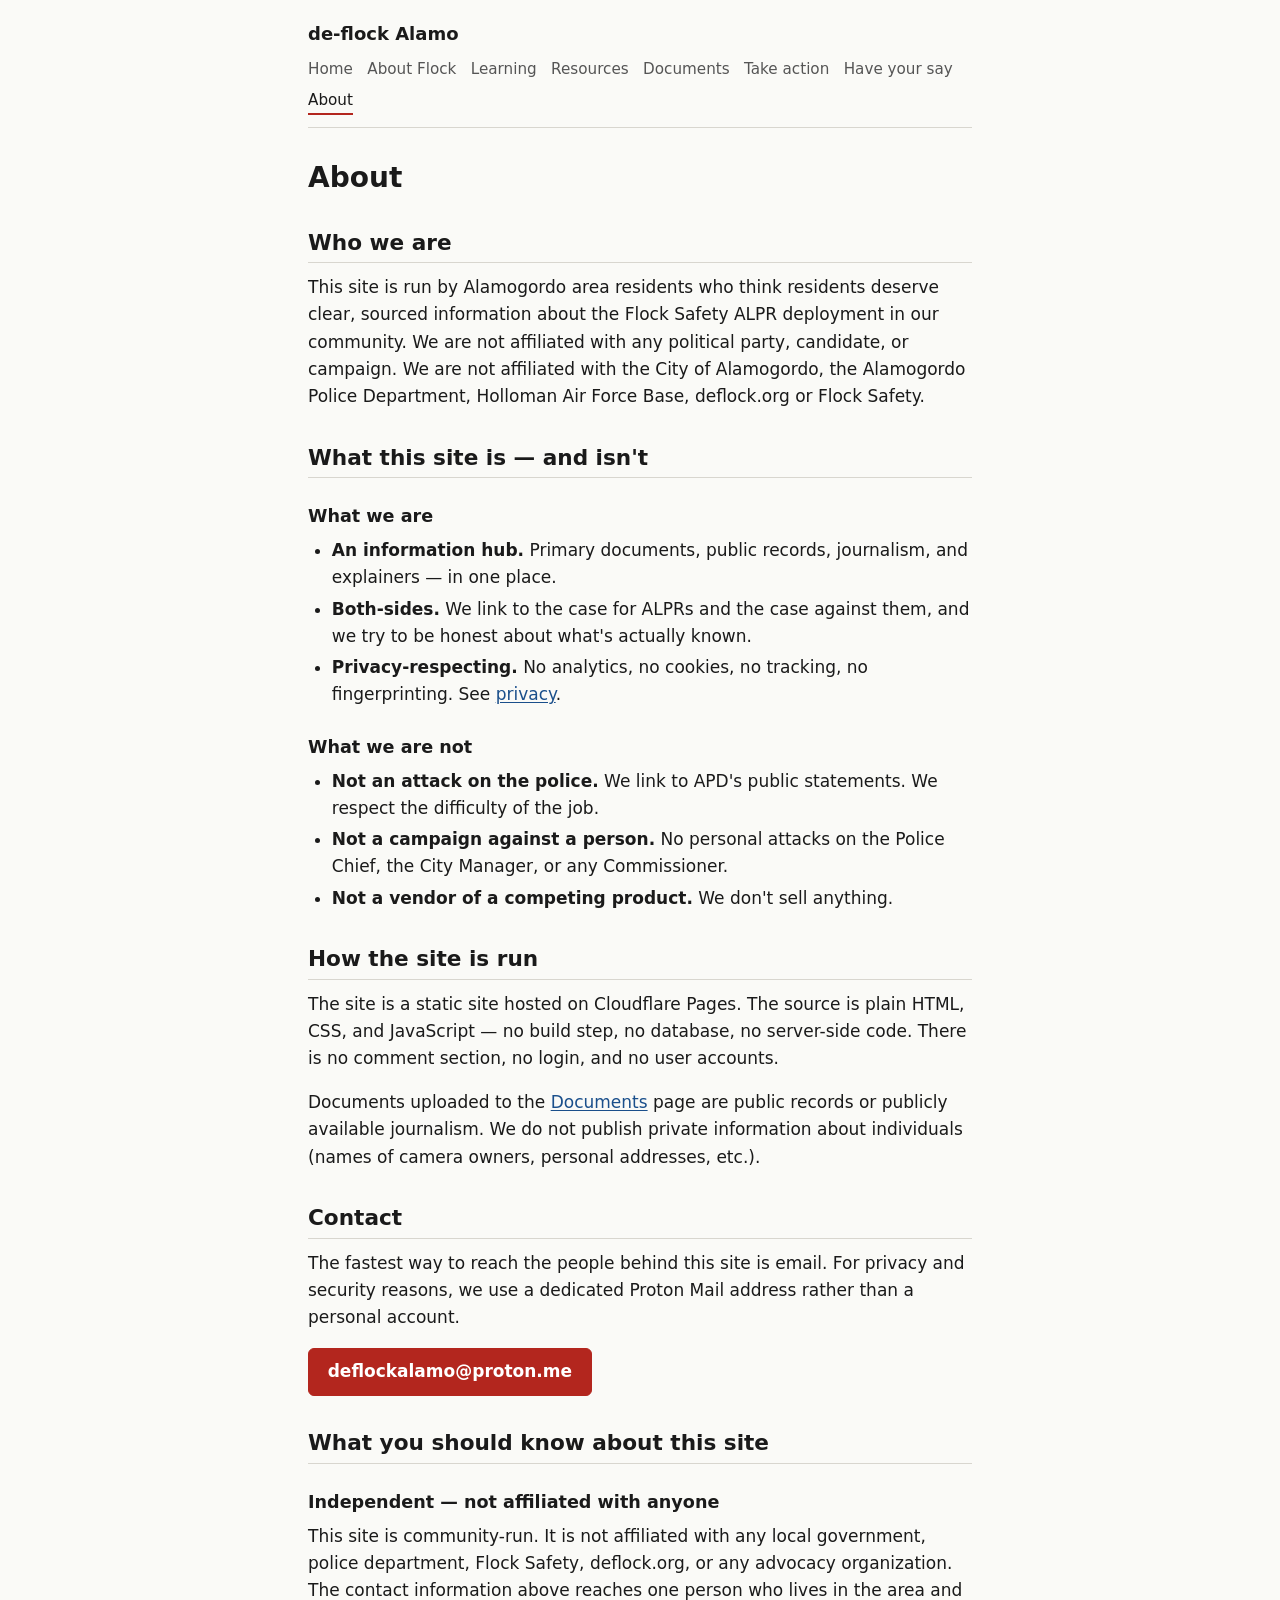
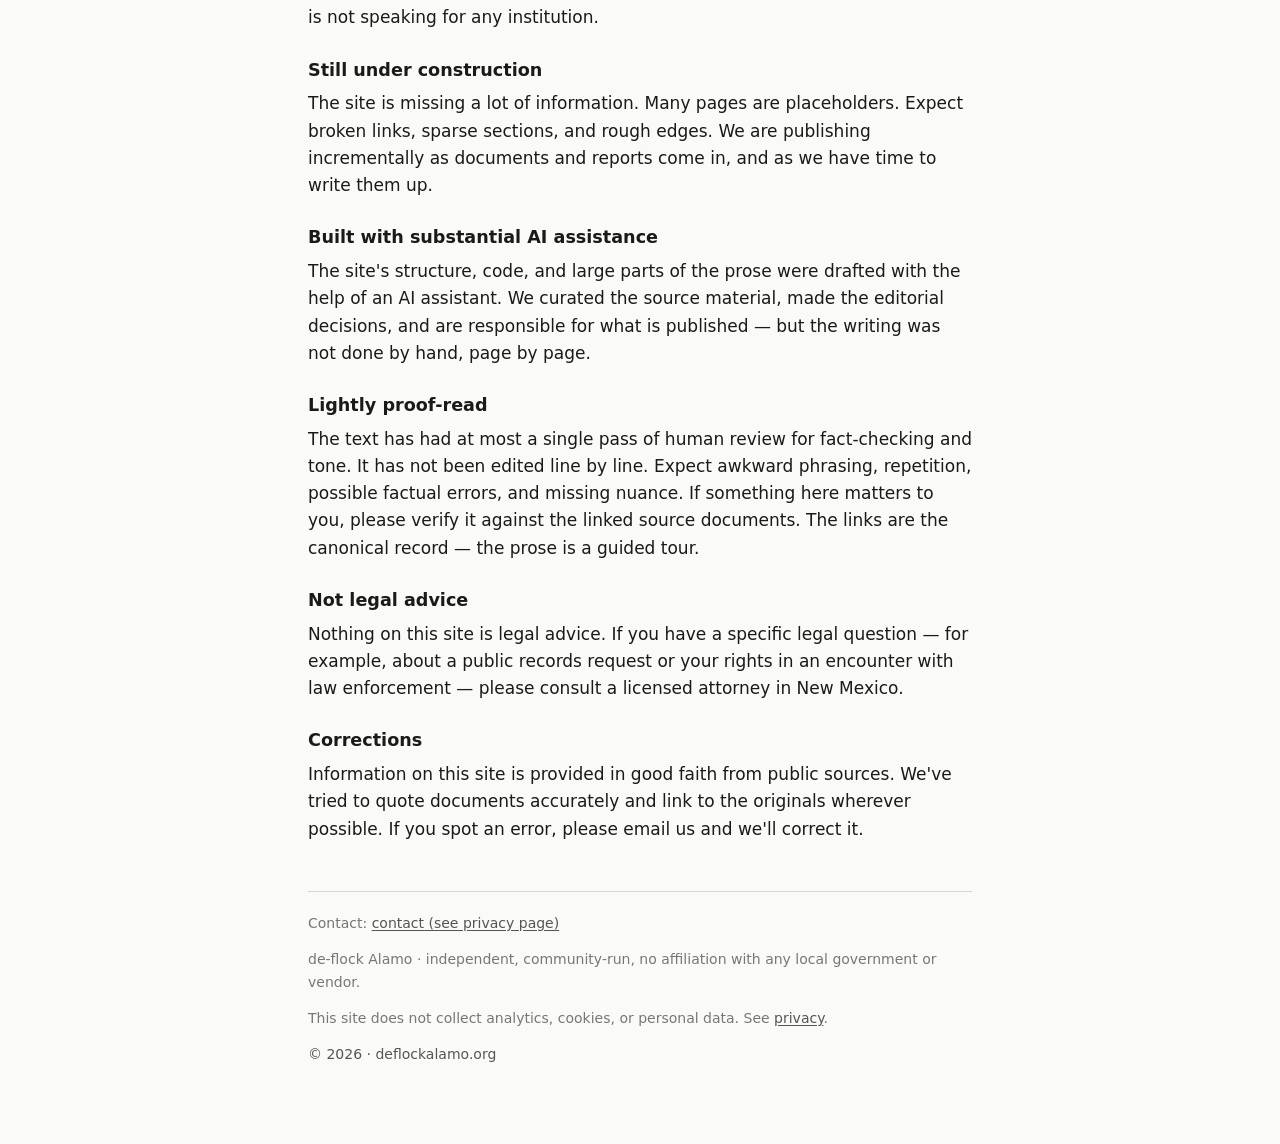
<file: about.html>
<!doctype html>
<html lang="en">
<head>
  <meta charset="utf-8">
  <meta name="viewport" content="width=device-width, initial-scale=1">
  <title data-default="About">About</title>
  <meta name="description" content="Who runs this site, our principles, and how to contact us.">
  <meta name="color-scheme" content="light dark">
  <link rel="stylesheet" href="assets/style.css">
  <link rel="icon" href="data:image/svg+xml,%3Csvg xmlns='http://www.w3.org/2000/svg' viewBox='0 0 64 64'%3E%3Crect width='64' height='64' rx='10' fill='%23b3261e'/%3E%3Ctext x='32' y='44' text-anchor='middle' font-family='system-ui' font-size='38' font-weight='700' fill='white'%3ED%3C/text%3E%3C/svg%3E">
</head>
<body>
  <a href="#main" class="skip-link">Skip to content</a>
  <div class="site">
    <header class="site-header" id="site-header"></header>

    <main id="main">
      <h1>About</h1>

      <section aria-labelledby="who-h">
        <h2 id="who-h">Who we are</h2>
        <p>
          This site is run by Alamogordo area residents who think
          residents deserve clear, sourced information about the Flock Safety ALPR deployment in
          our community. We are not affiliated with any political party, candidate, or campaign.
          We are not affiliated with the City of Alamogordo, the Alamogordo Police Department,
          Holloman Air Force Base, deflock.org or Flock Safety.
        </p>
      </section>

      <section aria-labelledby="principles-h">
        <h2 id="principles-h">What this site is &mdash; and isn't</h2>
        <h3>What we are</h3>
        <ul>
          <li><strong>An information hub.</strong> Primary documents, public records, journalism, and explainers &mdash; in one place.</li>
          <li><strong>Both-sides.</strong> We link to the case for ALPRs and the case against them, and we try to be honest about what's actually known.</li>
          <li><strong>Privacy-respecting.</strong> No analytics, no cookies, no tracking, no fingerprinting. See <a href="privacy.html">privacy</a>.</li>
        </ul>
        <h3>What we are not</h3>
        <ul>
          <li><strong>Not an attack on the police.</strong> We link to APD's public statements. We respect the difficulty of the job.</li>
          <li><strong>Not a campaign against a person.</strong> No personal attacks on the Police Chief, the City Manager, or any Commissioner.</li>
          <li><strong>Not a vendor of a competing product.</strong> We don't sell anything.</li>
        </ul>
      </section>

      <section aria-labelledby="how-h">
        <h2 id="how-h">How the site is run</h2>
        <p>
          The site is a static site hosted on Cloudflare Pages. The source is plain HTML, CSS, and
          JavaScript &mdash; no build step, no database, no server-side code. There is no comment
          section, no login, and no user accounts.
        </p>
        <p>
          Documents uploaded to the <a href="documents.html">Documents</a> page are public records
          or publicly available journalism. We do not publish private information about individuals
          (names of camera owners, personal addresses, etc.).
        </p>
      </section>

      <section aria-labelledby="contact-h">
        <h2 id="contact-h">Contact</h2>
        <p>
          The fastest way to reach the people behind this site is email. For privacy and security
          reasons, we use a dedicated Proton Mail address rather than a personal account.
        </p>
        <p>
          <a class="btn" href="mailto:deflockalamo@proton.me">deflockalamo@proton.me</a>
        </p>
      </section>

      <section aria-labelledby="disclaimer-h">
        <h2 id="disclaimer-h">What you should know about this site</h2>

        <h3>Independent &mdash; not affiliated with anyone</h3>
        <p>
          This site is community-run. It is not affiliated with any local government, police
          department, Flock Safety, deflock.org, or any advocacy organization. The contact
          information above reaches one person who lives in the area and is not speaking for
          any institution.
        </p>

        <h3>Still under construction</h3>
        <p>
          The site is missing a lot of information. Many pages are placeholders. Expect
          broken links, sparse sections, and rough edges. We are publishing incrementally
          as documents and reports come in, and as we have time to write them up.
        </p>

        <h3>Built with substantial AI assistance</h3>
        <p>
          The site's structure, code, and large parts of the prose were drafted with the
          help of an AI assistant. We curated the source material, made the editorial
          decisions, and are responsible for what is published &mdash; but the writing
          was not done by hand, page by page.
        </p>

        <h3>Lightly proof-read</h3>
        <p>
          The text has had at most a single pass of human review for fact-checking and tone.
          It has not been edited line by line. Expect awkward phrasing, repetition, possible
          factual errors, and missing nuance. If something here matters to you, please verify
          it against the linked source documents. The links are the canonical record &mdash;
          the prose is a guided tour.
        </p>

        <h3>Not legal advice</h3>
        <p>
          Nothing on this site is legal advice. If you have a specific legal question &mdash;
          for example, about a public records request or your rights in an encounter with
          law enforcement &mdash; please consult a licensed attorney in New Mexico.
        </p>

        <h3>Corrections</h3>
        <p>
          Information on this site is provided in good faith from public sources. We've
          tried to quote documents accurately and link to the originals wherever possible.
          If you spot an error, please email us and we'll correct it.
        </p>
      </section>
    </main>

    <footer class="site-footer" id="site-footer"></footer>
  </div>

  <script src="_config.js"></script>
  <script src="assets/layout.js"></script>
  <script>
    document.addEventListener("DOMContentLoaded", function () {
      var C = window.SITE_CONFIG || {};
      document.querySelectorAll("[data-cfg]").forEach(function (el) {
        var key = el.getAttribute("data-cfg");
        if (C[key] != null) el.textContent = C[key];
      });
    });
  </script>
</body>
</html>
</file>
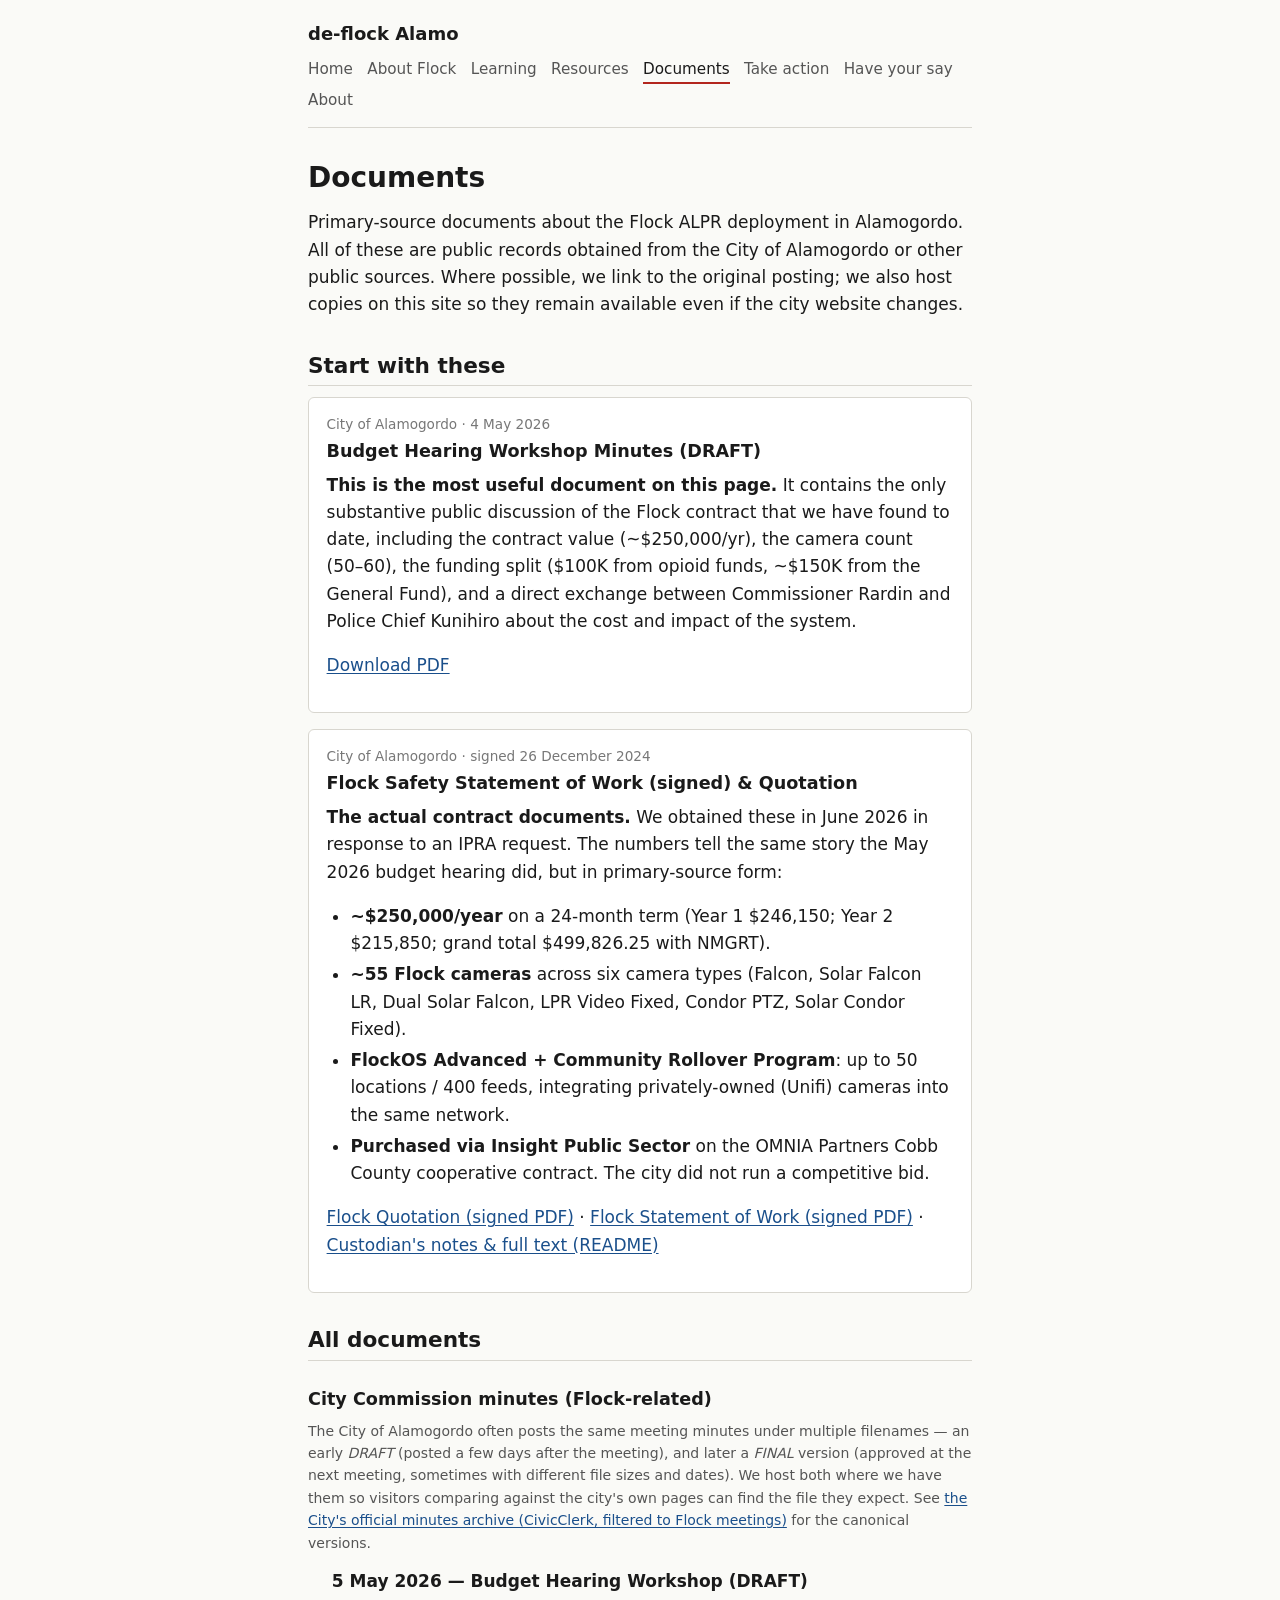
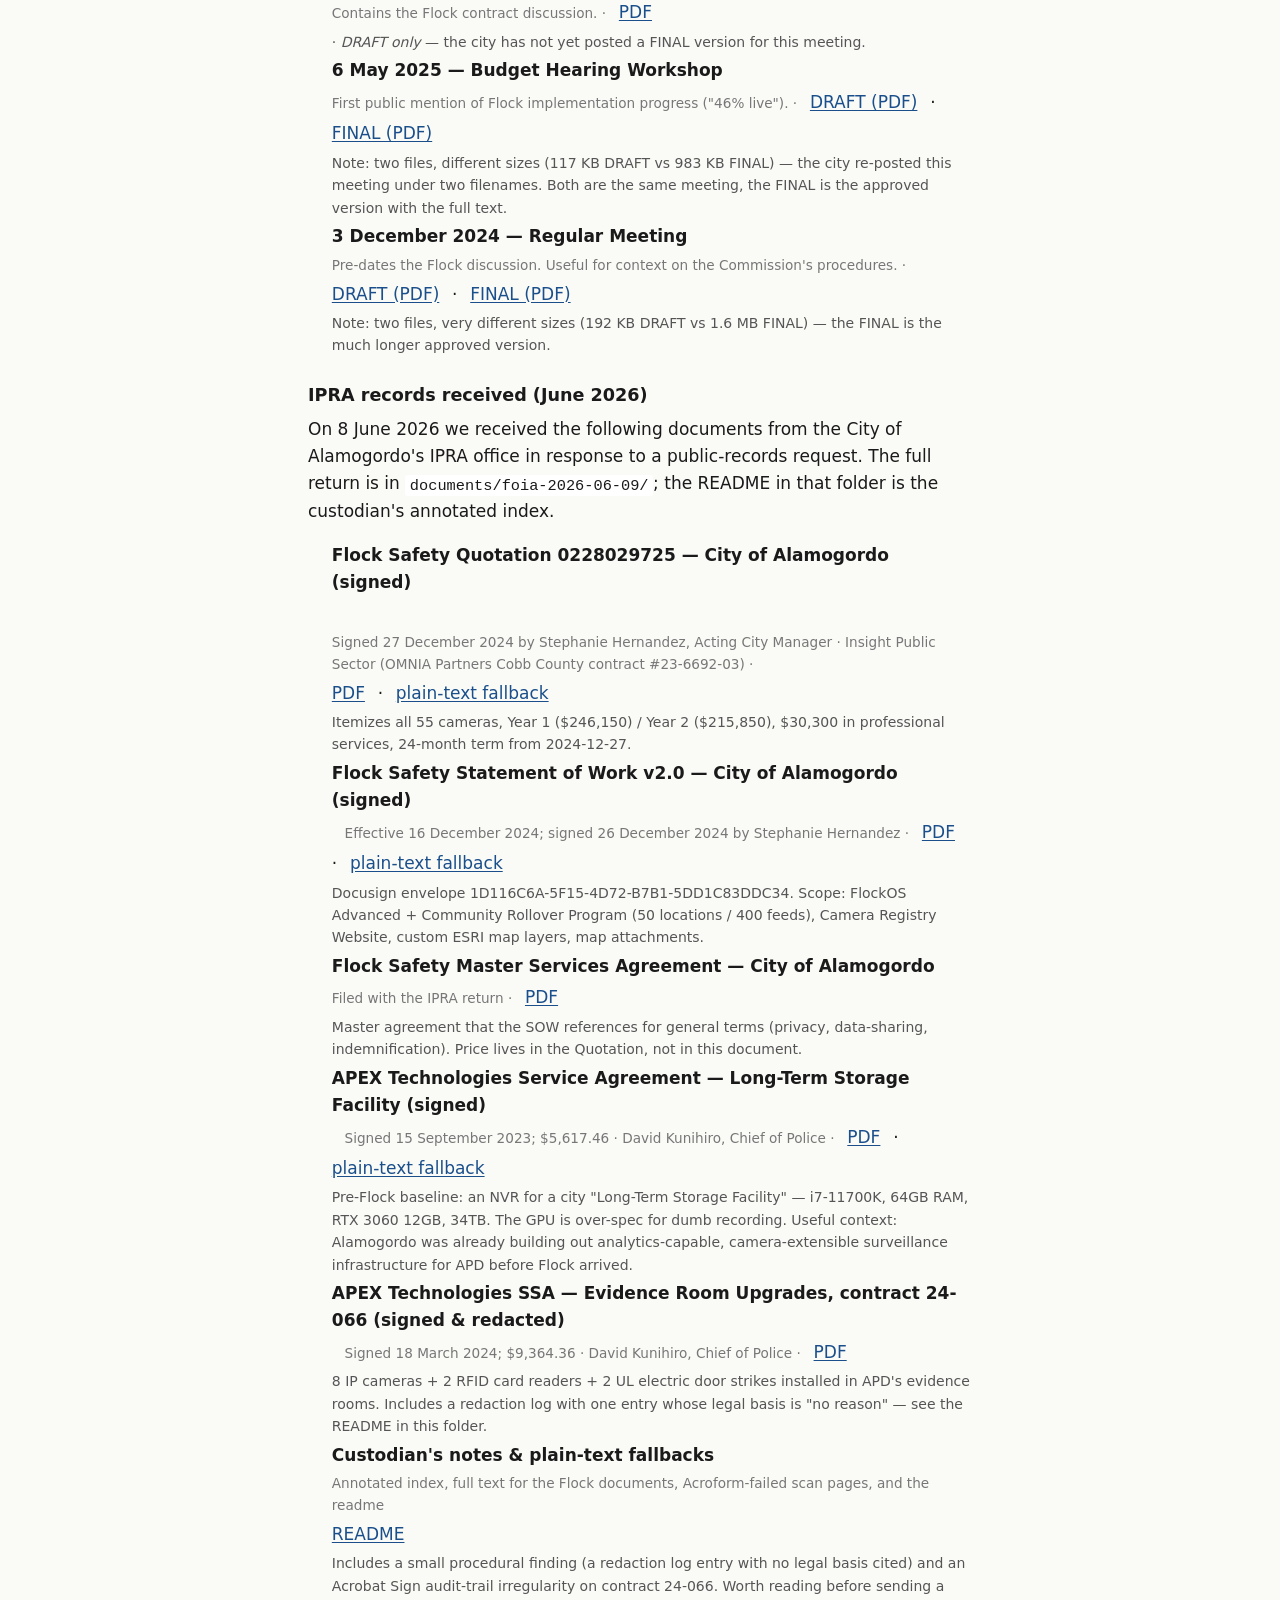
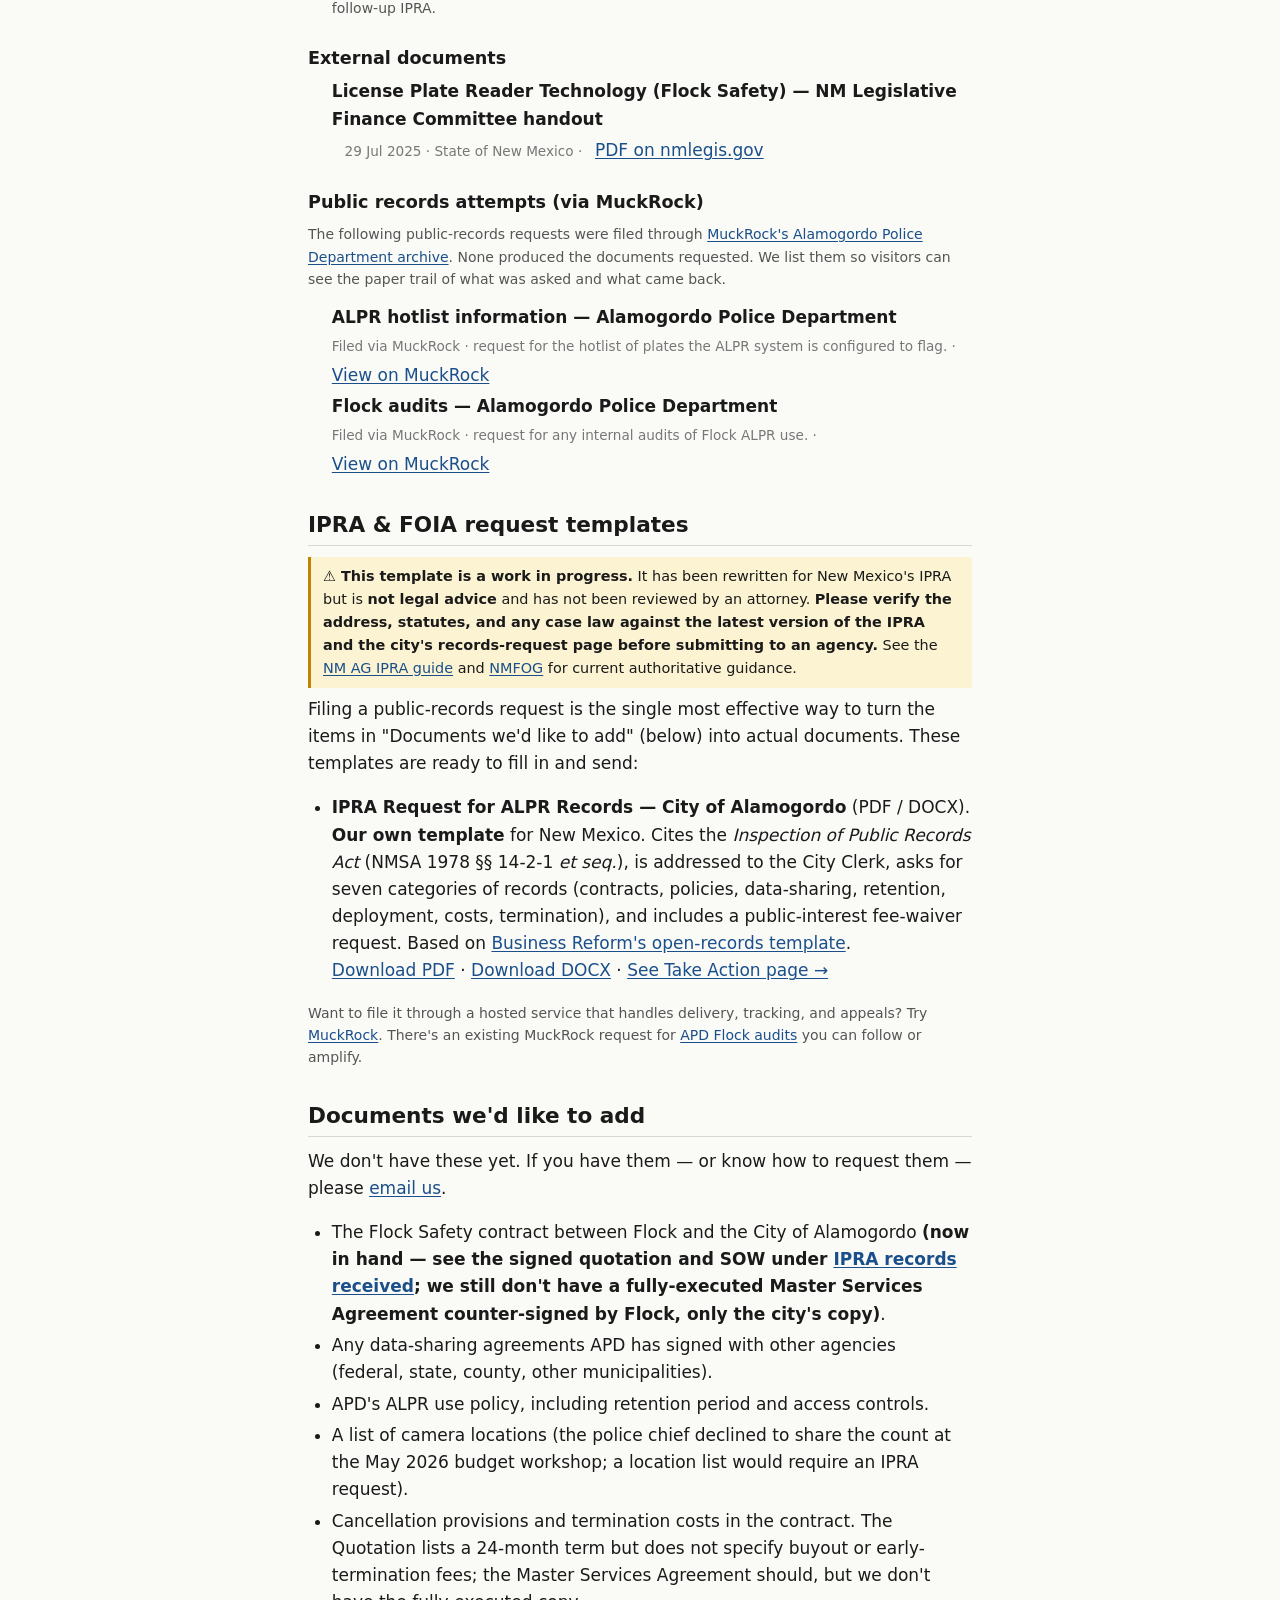
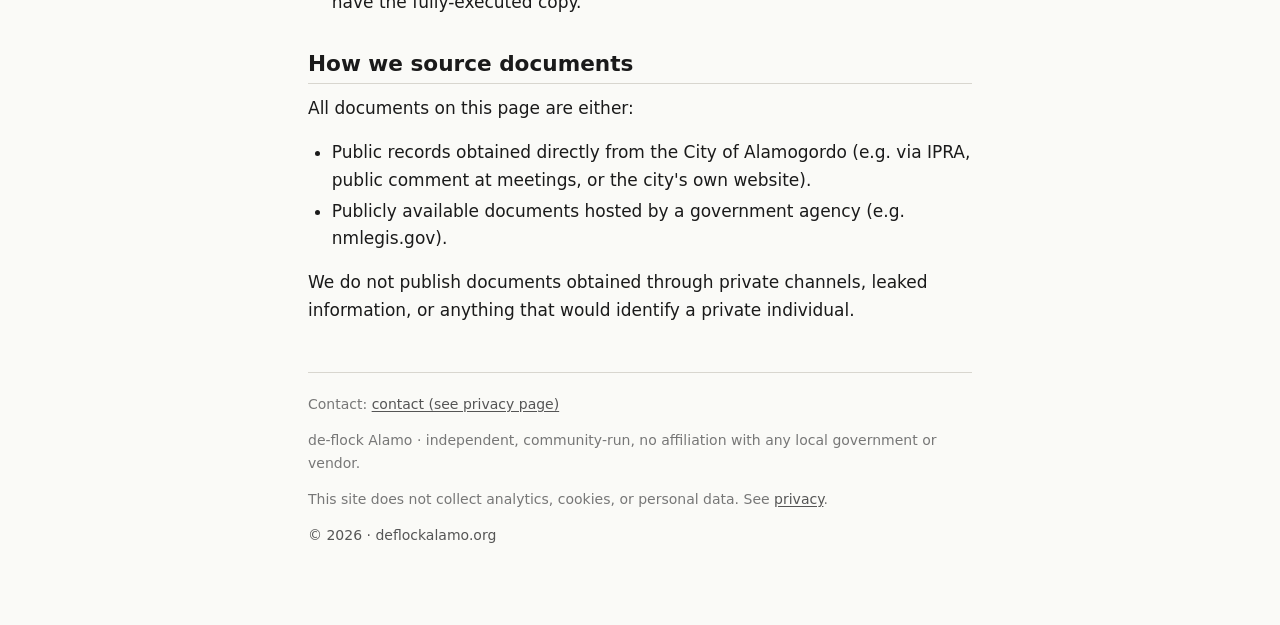
<file: documents.html>
<!doctype html>
<html lang="en">
<head>
  <meta charset="utf-8">
  <meta name="viewport" content="width=device-width, initial-scale=1">
  <title data-default="Documents">Documents</title>
  <meta name="description" content="City of Alamogordo meeting minutes and other primary documents about the Flock ALPR deployment.">
  <meta name="color-scheme" content="light dark">
  <link rel="stylesheet" href="assets/style.css">
  <link rel="icon" href="data:image/svg+xml,%3Csvg xmlns='http://www.w3.org/2000/svg' viewBox='0 0 64 64'%3E%3Crect width='64' height='64' rx='10' fill='%23b3261e'/%3E%3Ctext x='32' y='44' text-anchor='middle' font-family='system-ui' font-size='38' font-weight='700' fill='white'%3ED%3C/text%3E%3C/svg%3E">
</head>
<body>
  <a href="#main" class="skip-link">Skip to content</a>
  <div class="site">
    <header class="site-header" id="site-header"></header>

    <main id="main">
      <h1>Documents</h1>
      <p>
        Primary-source documents about the Flock ALPR deployment in Alamogordo. All of these are
        public records obtained from the City of Alamogordo or other public sources. Where
        possible, we link to the original posting; we also host copies on this site so they
        remain available even if the city website changes.
      </p>

      <section aria-labelledby="most-h">
        <h2 id="most-h">Start with these</h2>

        <article class="card">
          <p class="meta">City of Alamogordo &middot; 4 May 2026</p>
          <h3>Budget Hearing Workshop Minutes (DRAFT)</h3>
          <p>
            <strong>This is the most useful document on this page.</strong> It contains the only
            substantive public discussion of the Flock contract that we have found to date, including the contract
            value (~$250,000/yr), the camera count (50&ndash;60), the funding split ($100K from
            opioid funds, ~$150K from the General Fund), and a direct exchange between
            Commissioner Rardin and Police Chief Kunihiro about the cost and impact of the system.
          </p>
          <p><a href="documents/2026-05-04_Budget_Hearing_Workshop_Minutes_DRAFT.pdf">Download PDF</a></p>
        </article>

        <article class="card">
          <p class="meta">City of Alamogordo &middot; signed 26 December 2024</p>
          <h3>Flock Safety Statement of Work (signed) &amp; Quotation</h3>
          <p>
            <strong>The actual contract documents.</strong> We obtained these in June 2026 in
            response to an IPRA request. The numbers tell the same story the May 2026 budget
            hearing did, but in primary-source form:
          </p>
          <ul>
            <li><strong>~$250,000/year</strong> on a 24-month term (Year 1 $246,150; Year 2 $215,850; grand total $499,826.25 with NMGRT).</li>
            <li><strong>~55 Flock cameras</strong> across six camera types (Falcon, Solar Falcon LR, Dual Solar Falcon, LPR Video Fixed, Condor PTZ, Solar Condor Fixed).</li>
            <li><strong>FlockOS Advanced + Community Rollover Program</strong>: up to 50 locations / 400 feeds, integrating privately-owned (Unifi) cameras into the same network.</li>
            <li><strong>Purchased via Insight Public Sector</strong> on the OMNIA Partners Cobb County cooperative contract. The city did not run a competitive bid.</li>
          </ul>
          <p>
            <a href="documents/foia-2026-06-09/Flock_Quotation_0228029725_-_CITY_OF_ALAMOGORDO_-_signed.pdf">Flock Quotation (signed PDF)</a>
            &middot;
            <a href="documents/foia-2026-06-09/Flock_Statement_of_Work_-_signed_12-26-24.pdf">Flock Statement of Work (signed PDF)</a>
            &middot;
            <a href="documents/foia-2026-06-09/README.md">Custodian's notes &amp; full text (README)</a>
          </p>
        </article>
      </section>

      <section aria-labelledby="all-h">
        <h2 id="all-h">All documents</h2>

        <h3>City Commission minutes (Flock-related)</h3>
        <p class="meta small">
          The City of Alamogordo often posts the same meeting minutes under multiple filenames
          &mdash; an early <em>DRAFT</em> (posted a few days after the meeting), and later a
          <em>FINAL</em> version (approved at the next meeting, sometimes with different file
          sizes and dates). We host both where we have them so visitors comparing against the
          city's own pages can find the file they expect. See
          <a href="https://alamogordonm.portal.civicclerk.com/search?q=flock" rel="noopener">the City's
          official minutes archive (CivicClerk, filtered to Flock meetings)</a> for the canonical versions.
        </p>
        <ul class="doc-list">
          <li>
            <span class="title">5 May 2026 &mdash; Budget Hearing Workshop (DRAFT)</span><br>
            <span class="meta">Contains the Flock contract discussion. &middot;</span>
            <a href="documents/2026-05-04_Budget_Hearing_Workshop_Minutes_DRAFT.pdf">PDF</a>
            <span class="small"> &middot; <em>DRAFT only</em> &mdash; the city has not yet posted
            a FINAL version for this meeting.</span>
          </li>
          <li>
            <span class="title">6 May 2025 &mdash; Budget Hearing Workshop</span><br>
            <span class="meta">First public mention of Flock implementation progress ("46% live"). &middot;</span>
            <a href="documents/2025-05-06_Budget_Hearing_Workshop_Minutes_DRAFT.pdf">DRAFT (PDF)</a>
            &middot;
            <a href="documents/2025-05-06_Budget_Workshop_Minutes_FINAL.pdf">FINAL (PDF)</a>
            <br><span class="small">Note: two files, different sizes (117&nbsp;KB DRAFT vs
            983&nbsp;KB FINAL) &mdash; the city re-posted this meeting under two filenames. Both
            are the same meeting, the FINAL is the approved version with the full text.</span>
          </li>
          <li>
            <span class="title">3 December 2024 &mdash; Regular Meeting</span><br>
            <span class="meta">Pre-dates the Flock discussion. Useful for context on the Commission's procedures. &middot;</span>
            <a href="documents/2024-12-03_Regular_Meeting_Minutes_DRAFT.pdf">DRAFT (PDF)</a>
            &middot;
            <a href="documents/2024-12-03_Regular_Meeting_Minutes_FINAL.pdf">FINAL (PDF)</a>
            <br><span class="small">Note: two files, very different sizes (192&nbsp;KB DRAFT vs
            1.6&nbsp;MB FINAL) &mdash; the FINAL is the much longer approved version.</span>
          </li>
        </ul>

        <h3 id="foia-2026-06-09">IPRA records received (June 2026)</h3>
        <p>
          On 8 June 2026 we received the following documents from the City of
          Alamogordo's IPRA office in response to a public-records request. The
          full return is in <code>documents/foia-2026-06-09/</code>; the README
          in that folder is the custodian's annotated index.
        </p>
        <ul class="doc-list">
          <li>
            <span class="title">Flock Safety Quotation 0228029725 &mdash; City of Alamogordo (signed)</span><br>
            <span class="meta">Signed 27 December 2024 by Stephanie Hernandez, Acting City Manager &middot; Insight Public Sector (OMNIA Partners Cobb County contract #23-6692-03) &middot;</span>
            <a href="documents/foia-2026-06-09/Flock_Quotation_0228029725_-_CITY_OF_ALAMOGORDO_-_signed.pdf">PDF</a>
            &middot; <a href="documents/foia-2026-06-09/Flock_Quote.txt">plain-text fallback</a>
            <br><span class="small">Itemizes all 55 cameras, Year 1 ($246,150) / Year 2 ($215,850), $30,300 in professional services, 24-month term from 2024-12-27.</span>
          </li>
          <li>
            <span class="title">Flock Safety Statement of Work v2.0 &mdash; City of Alamogordo (signed)</span><br>
            <span class="meta">Effective 16 December 2024; signed 26 December 2024 by Stephanie Hernandez &middot;</span>
            <a href="documents/foia-2026-06-09/Flock_Statement_of_Work_-_signed_12-26-24.pdf">PDF</a>
            &middot; <a href="documents/foia-2026-06-09/Flock_SoW.txt">plain-text fallback</a>
            <br><span class="small">Docusign envelope 1D116C6A-5F15-4D72-B7B1-5DD1C83DDC34. Scope: FlockOS Advanced + Community Rollover Program (50 locations / 400 feeds), Camera Registry Website, custom ESRI map layers, map attachments.</span>
          </li>
          <li>
            <span class="title">Flock Safety Master Services Agreement &mdash; City of Alamogordo</span><br>
            <span class="meta">Filed with the IPRA return &middot;</span>
            <a href="documents/foia-2026-06-09/Flock_Safety_-_Master_Services_Agreement_2024.pdf">PDF</a>
            <br><span class="small">Master agreement that the SOW references for general terms (privacy, data-sharing, indemnification). Price lives in the Quotation, not in this document.</span>
          </li>
          <li>
            <span class="title">APEX Technologies Service Agreement &mdash; Long-Term Storage Facility (signed)</span><br>
            <span class="meta">Signed 15 September 2023; $5,617.46 &middot; David Kunihiro, Chief of Police &middot;</span>
            <a href="documents/foia-2026-06-09/APEX_Service_agreement_for_Long_Term_8-30-23_-_signed.pdf">PDF</a>
            &middot; <a href="documents/foia-2026-06-09/APEX_Service_agreement.txt">plain-text fallback</a>
            <br><span class="small">Pre-Flock baseline: an NVR for a city "Long-Term Storage Facility" &mdash; i7-11700K, 64GB RAM, RTX 3060 12GB, 34TB. The GPU is over-spec for dumb recording. Useful context: Alamogordo was already building out analytics-capable, camera-extensible surveillance infrastructure for APD before Flock arrived.</span>
          </li>
          <li>
            <span class="title">APEX Technologies SSA &mdash; Evidence Room Upgrades, contract 24-066 (signed &amp; redacted)</span><br>
            <span class="meta">Signed 18 March 2024; $9,364.36 &middot; David Kunihiro, Chief of Police &middot;</span>
            <a href="documents/foia-2026-06-09/APEX_Technologies_SSA_Evidence_Room_Upgrades3-18-2024_24-066.pdf-redacted.pdf">PDF</a>
            <br><span class="small">8 IP cameras + 2 RFID card readers + 2 UL electric door strikes installed in APD's evidence rooms. Includes a redaction log with one entry whose legal basis is "no reason" &mdash; see the README in this folder.</span>
          </li>
          <li>
            <span class="title">Custodian's notes &amp; plain-text fallbacks</span><br>
            <span class="meta">Annotated index, full text for the Flock documents, Acroform-failed scan pages, and the readme</span>
            <a href="documents/foia-2026-06-09/README.md">README</a>
            <br><span class="small">Includes a small procedural finding (a redaction log entry with no legal basis cited) and an Acrobat Sign audit-trail irregularity on contract 24-066. Worth reading before sending a follow-up IPRA.</span>
          </li>
        </ul>

        <h3>External documents</h3>
        <ul class="doc-list">
          <li>
            <span class="title">License Plate Reader Technology (Flock Safety) &mdash; NM Legislative Finance Committee handout</span><br>
            <span class="meta">29 Jul 2025 &middot; State of New Mexico &middot;</span>
            <a data-ext="forFlock" href="#">PDF on nmlegis.gov</a>
          </li>
        </ul>

        <h3>Public records attempts (via MuckRock)</h3>
        <p class="meta small">
          The following public-records requests were filed through
          <a href="https://www.muckrock.com/search/?q=alamogordo+police+department" rel="noopener">MuckRock's Alamogordo Police Department archive</a>.
          None produced the documents requested. We list them so visitors can see the
          paper trail of what was asked and what came back.
        </p>
        <ul class="doc-list">
          <li>
            <span class="title">ALPR hotlist information &mdash; Alamogordo Police Department</span><br>
            <span class="meta">Filed via MuckRock &middot; request for the hotlist of plates the ALPR system is configured to flag. &middot;</span>
            <a href="https://www.muckrock.com/foi/alamogordo-22217/alpr-hotlist-information-alamogordo-police-department-192639/" rel="noopener">View on MuckRock</a>
          </li>
          <li>
            <span class="title">Flock audits &mdash; Alamogordo Police Department</span><br>
            <span class="meta">Filed via MuckRock &middot; request for any internal audits of Flock ALPR use. &middot;</span>
            <a href="https://www.muckrock.com/foi/alamogordo-22217/public-records-request-flock-audits-alamogordo-police-department-209150/" rel="noopener">View on MuckRock</a>
          </li>
        </ul>
      </section>

      <section aria-labelledby="foia-templates-h">
        <h2 id="foia-templates-h">IPRA &amp; FOIA request templates</h2>
        <p style="margin: 0.5rem 0 0.5rem; padding: 0.5rem 0.75rem; background: rgba(255, 200, 0, 0.15); border-left: 3px solid #c08400; font-size: 0.9rem">
          <strong>⚠️ This template is a work in progress.</strong> It has been rewritten for
          New Mexico's IPRA but is <strong>not legal advice</strong> and has not been reviewed
          by an attorney. <strong>Please verify the address, statutes, and any case law against
          the latest version of the IPRA and the city's records-request page before submitting
          to an agency.</strong> See the
          <a href="https://nmag.gov/inspector-of-public-records/" rel="noopener">NM AG IPRA guide</a>
          and <a href="https://www.nmfog.org/" rel="noopener">NMFOG</a> for current authoritative guidance.
        </p>
        <p>
          Filing a public-records request is the single most effective way to turn the items in
          "Documents we'd like to add" (below) into actual documents. These templates are ready
          to fill in and send:
        </p>
        <ul>
          <li>
            <strong>IPRA Request for ALPR Records &mdash; City of Alamogordo</strong>
            (PDF / DOCX). <strong>Our own template</strong> for New Mexico. Cites the
            <em>Inspection of Public Records Act</em> (NMSA 1978 &sect;&sect; 14-2-1 <em>et seq.</em>),
            is addressed to the City Clerk, asks for seven categories of records (contracts, policies,
            data-sharing, retention, deployment, costs, termination), and includes a public-interest
            fee-waiver request. Based on
            <a href="https://businessreform.org/open-records-template" rel="noopener">Business
            Reform's open-records template</a>.
            <br><a href="documents/alpr-ipra-template.pdf">Download PDF</a>
            &middot; <a href="documents/alpr-ipra-template.docx">Download DOCX</a>
            &middot; <a href="take-action.html#foia">See Take Action page &rarr;</a>
          </li>
        </ul>
        <p class="small">
          Want to file it through a hosted service that handles delivery, tracking, and appeals?
          Try <a href="https://www.muckrock.com/" rel="noopener">MuckRock</a>. There's an existing
          MuckRock request for <a href="https://www.muckrock.com/foi/alamogordo-22217/public-records-request-flock-audits-alamogordo-police-department-209150/" rel="noopener">APD Flock audits</a>
          you can follow or amplify.
        </p>
      </section>

      <section aria-labelledby="missing-h">
        <h2 id="missing-h">Documents we'd like to add</h2>
        <p>
          We don't have these yet. If you have them &mdash; or know how to request them &mdash;
          please <a href="mailto:deflockalamo@proton.me">email us</a>.
        </p>
        <ul>
          <li>The Flock Safety contract between Flock and the City of Alamogordo <strong>(now in hand &mdash; see the signed quotation and SOW under <a href="#foia-2026-06-09">IPRA records received</a>; we still don't have a fully-executed Master Services Agreement counter-signed by Flock, only the city's copy)</strong>.</li>
          <li>Any data-sharing agreements APD has signed with other agencies (federal, state, county, other municipalities).</li>
          <li>APD's ALPR use policy, including retention period and access controls.</li>
          <li>A list of camera locations (the police chief declined to share the count at the May 2026 budget workshop; a location list would require an IPRA request).</li>
          <li>Cancellation provisions and termination costs in the contract. The Quotation lists a 24-month term but does not specify buyout or early-termination fees; the Master Services Agreement should, but we don't have the fully-executed copy.</li>
        </ul>
      </section>

      <section aria-labelledby="how-h">
        <h2 id="how-h">How we source documents</h2>
        <p>
          All documents on this page are either:
        </p>
        <ul>
          <li>Public records obtained directly from the City of Alamogordo (e.g. via IPRA, public comment at meetings, or the city's own website).</li>
          <li>Publicly available documents hosted by a government agency (e.g. nmlegis.gov).</li>
        </ul>
        <p>
          We do not publish documents obtained through private channels, leaked information, or
          anything that would identify a private individual.
        </p>
      </section>
    </main>

    <footer class="site-footer" id="site-footer"></footer>
  </div>

  <script src="_config.js"></script>
  <script src="assets/layout.js"></script>
  <script>
    document.addEventListener("DOMContentLoaded", function () {
      var C = window.SITE_CONFIG || {};
      function resolveUrl(key) {
        if (C.resources && C.resources[key] && C.resources[key].url) return C.resources[key].url;
        if (C.articles  && C.articles[key]  && C.articles[key].url)  return C.articles[key].url;
        if (C.links     && C.links[key])                              return C.links[key];
        return null;
      }
      document.querySelectorAll("[data-ext]").forEach(function (el) {
        var url = resolveUrl(el.getAttribute("data-ext"));
        if (url) el.setAttribute("href", url);
      });
    });
  </script>
</body>
</html>
</file>
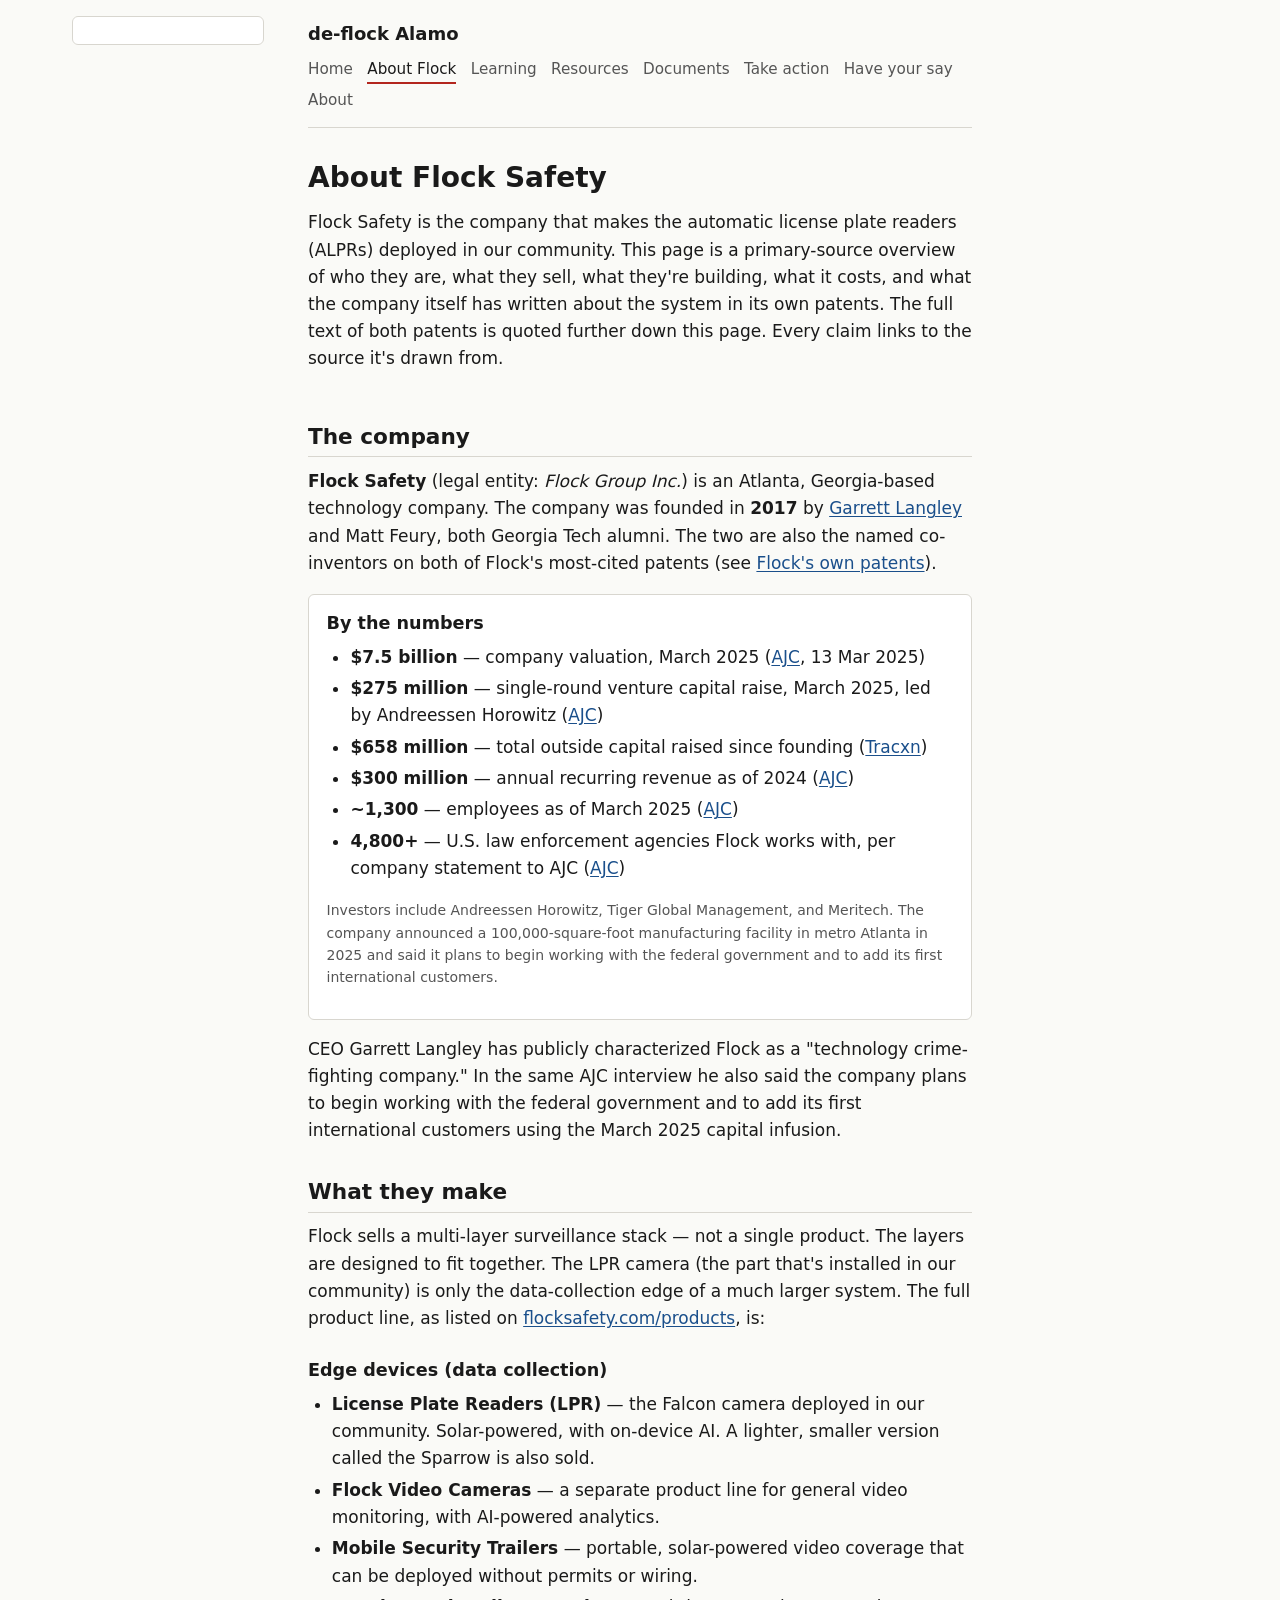
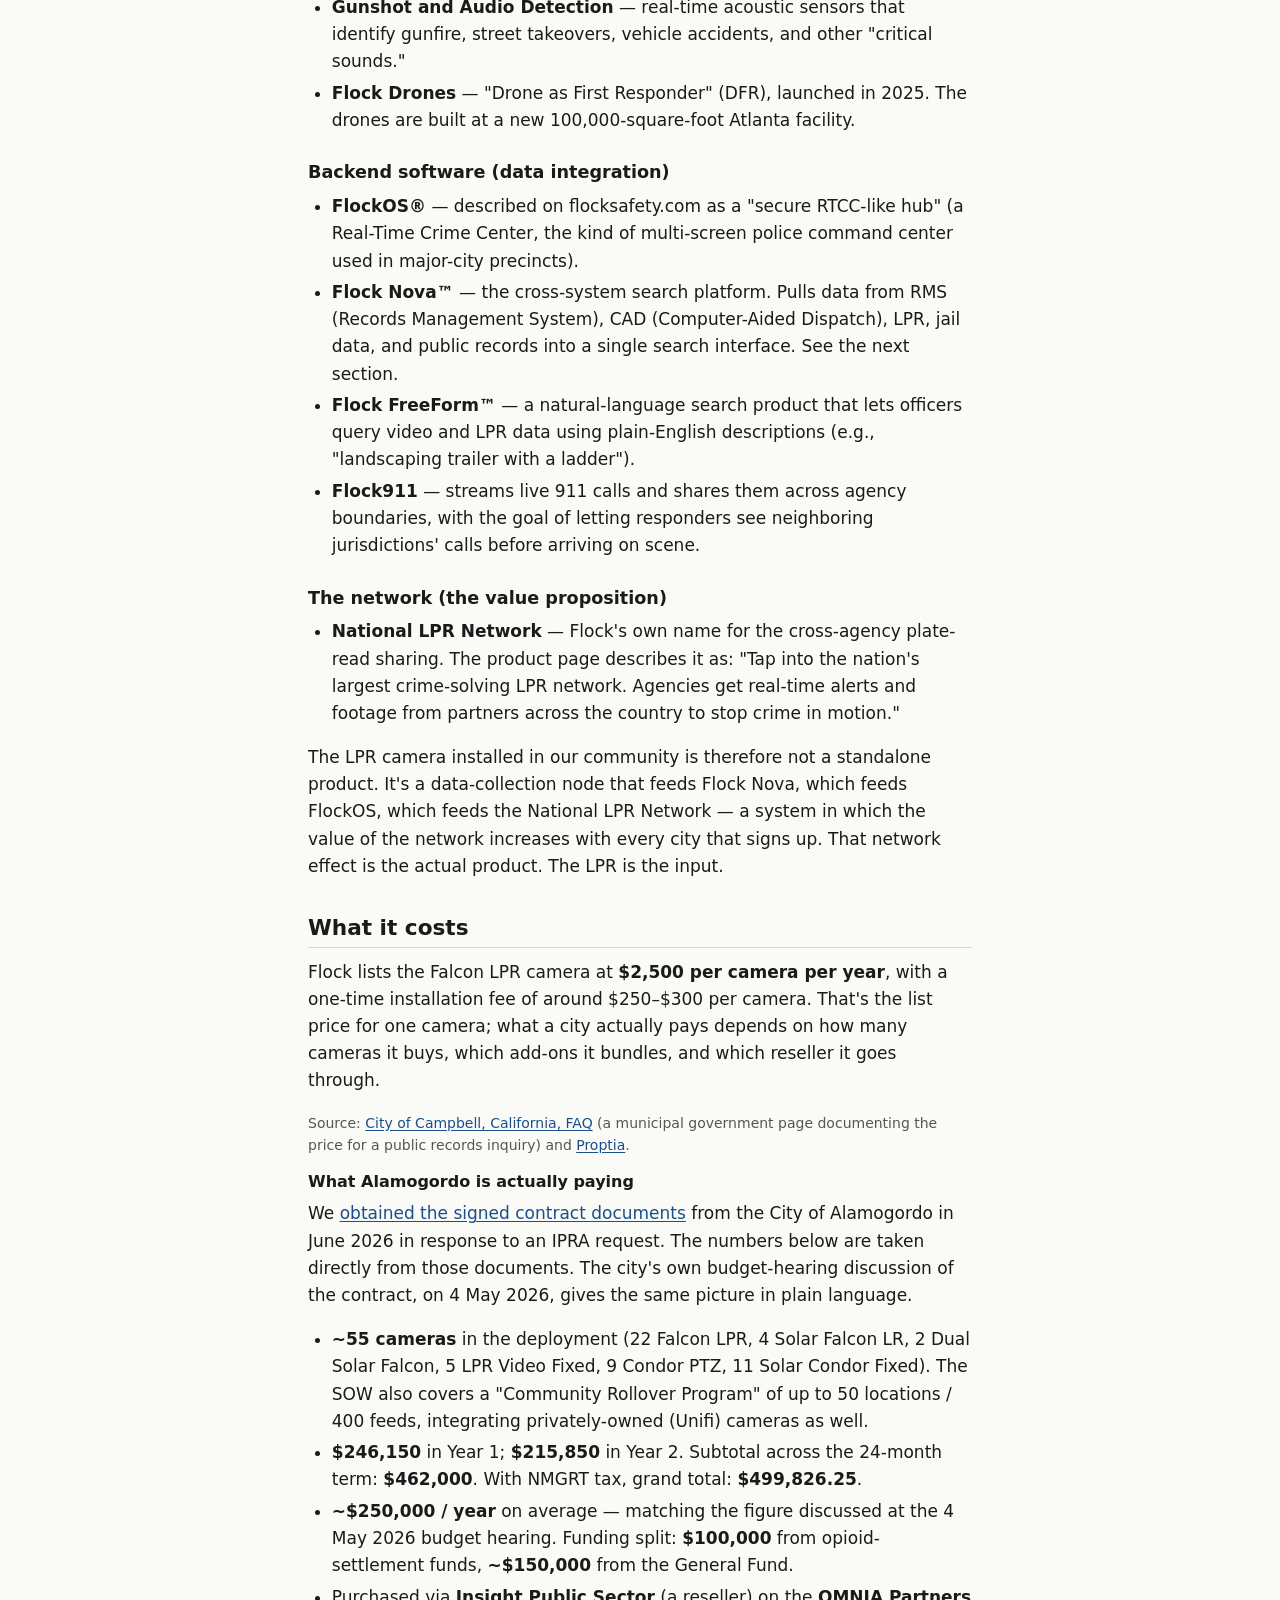
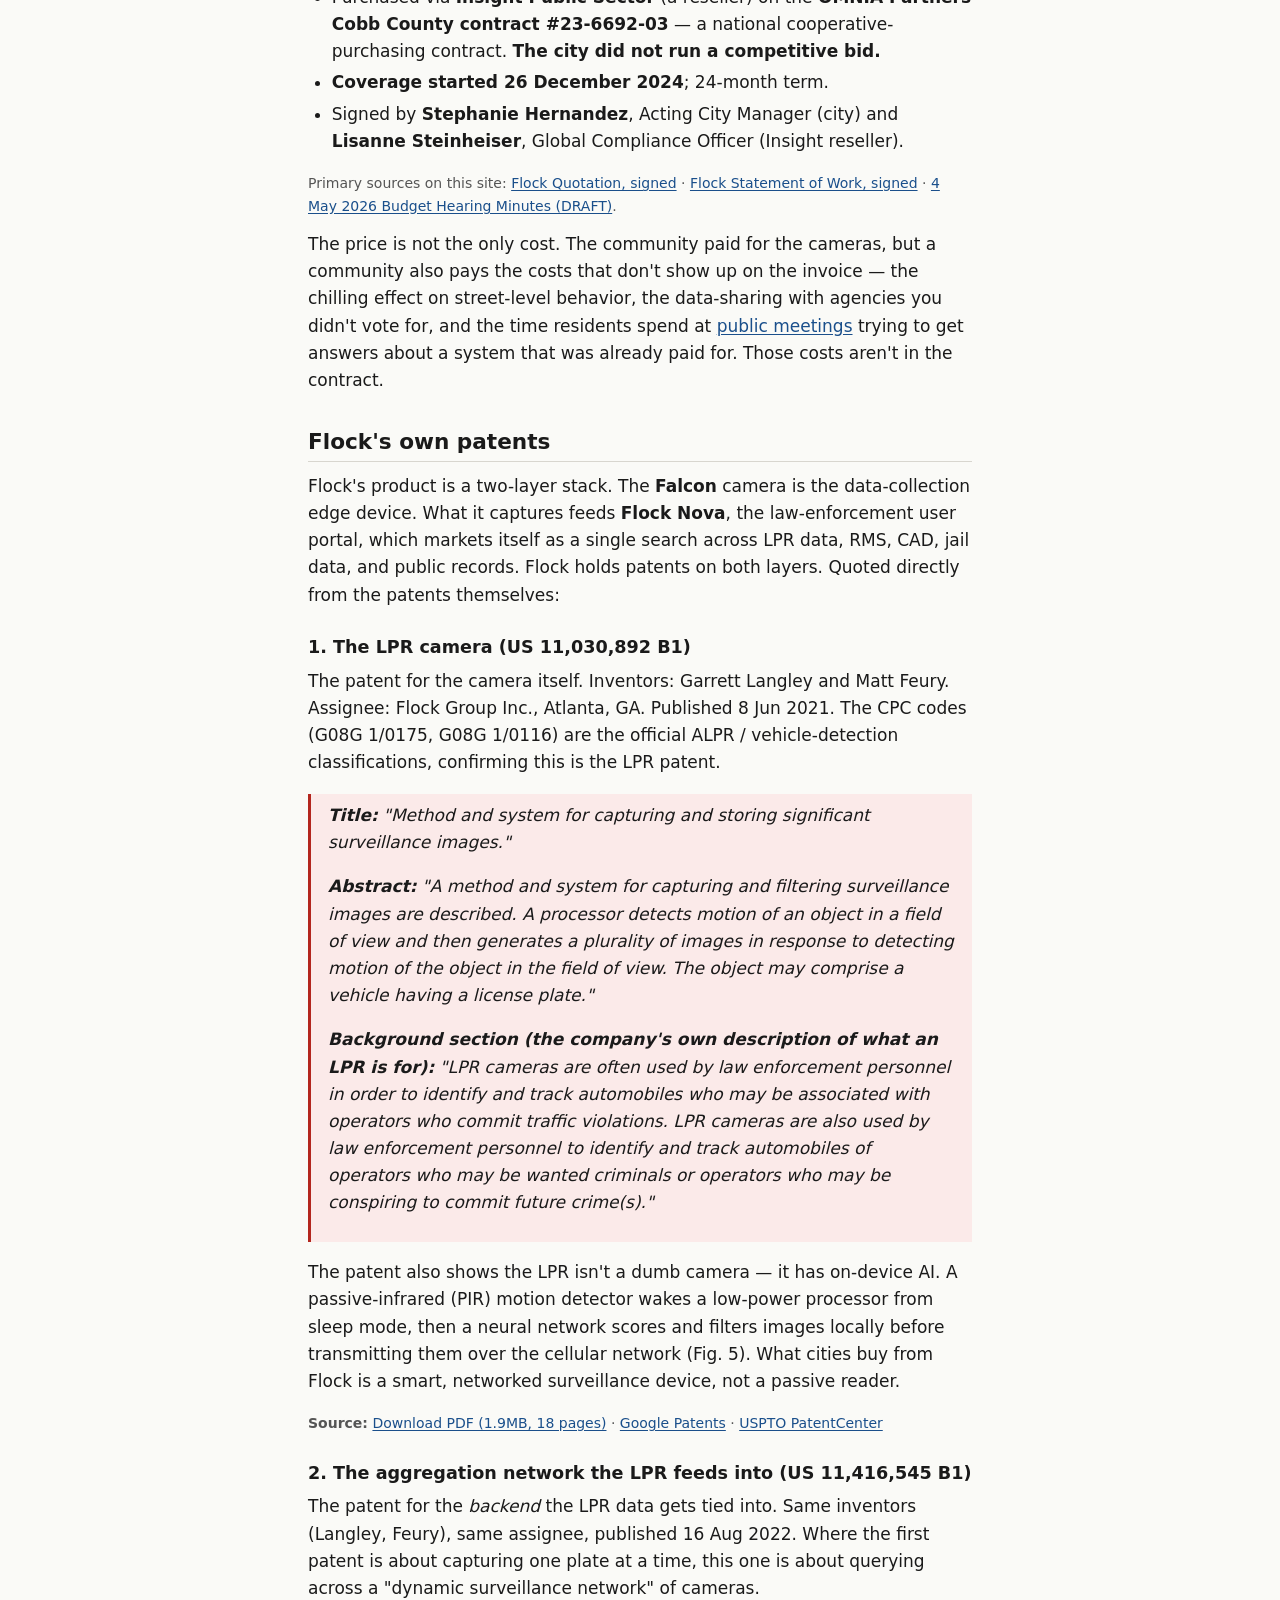
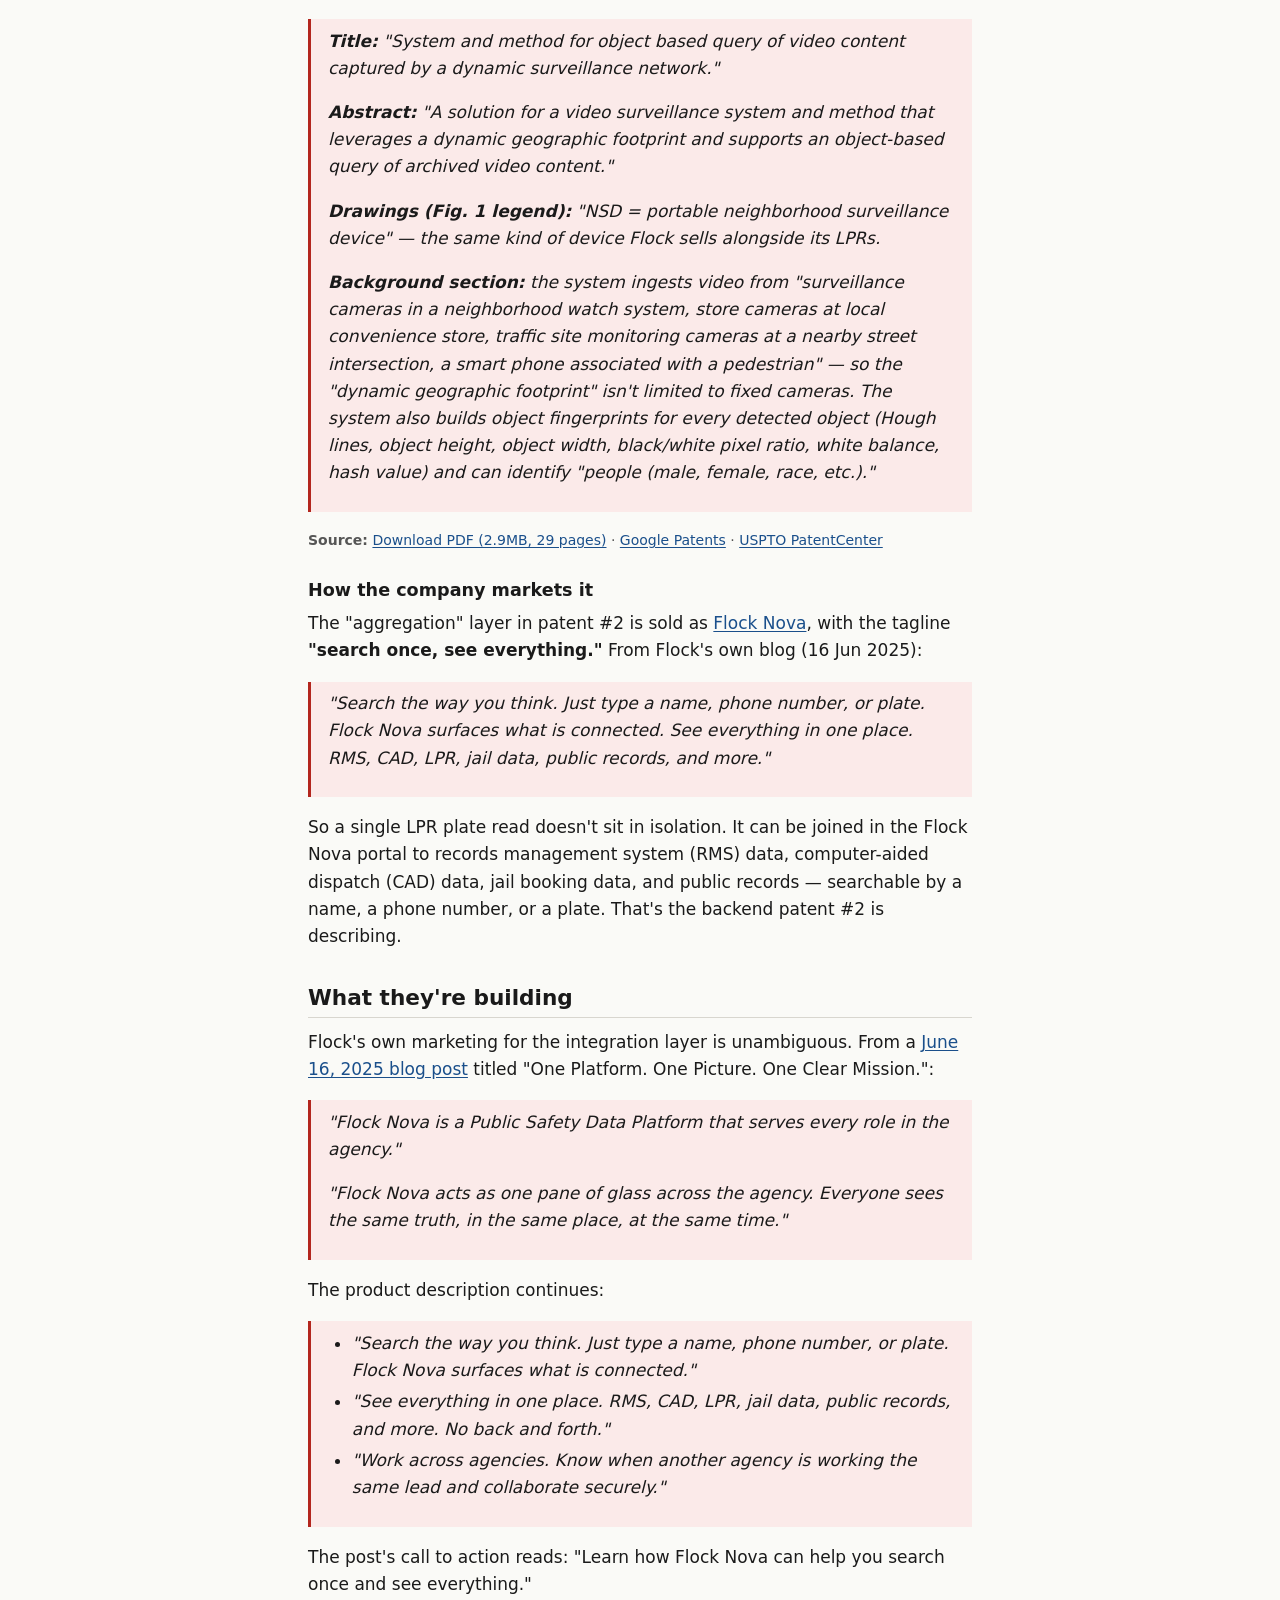
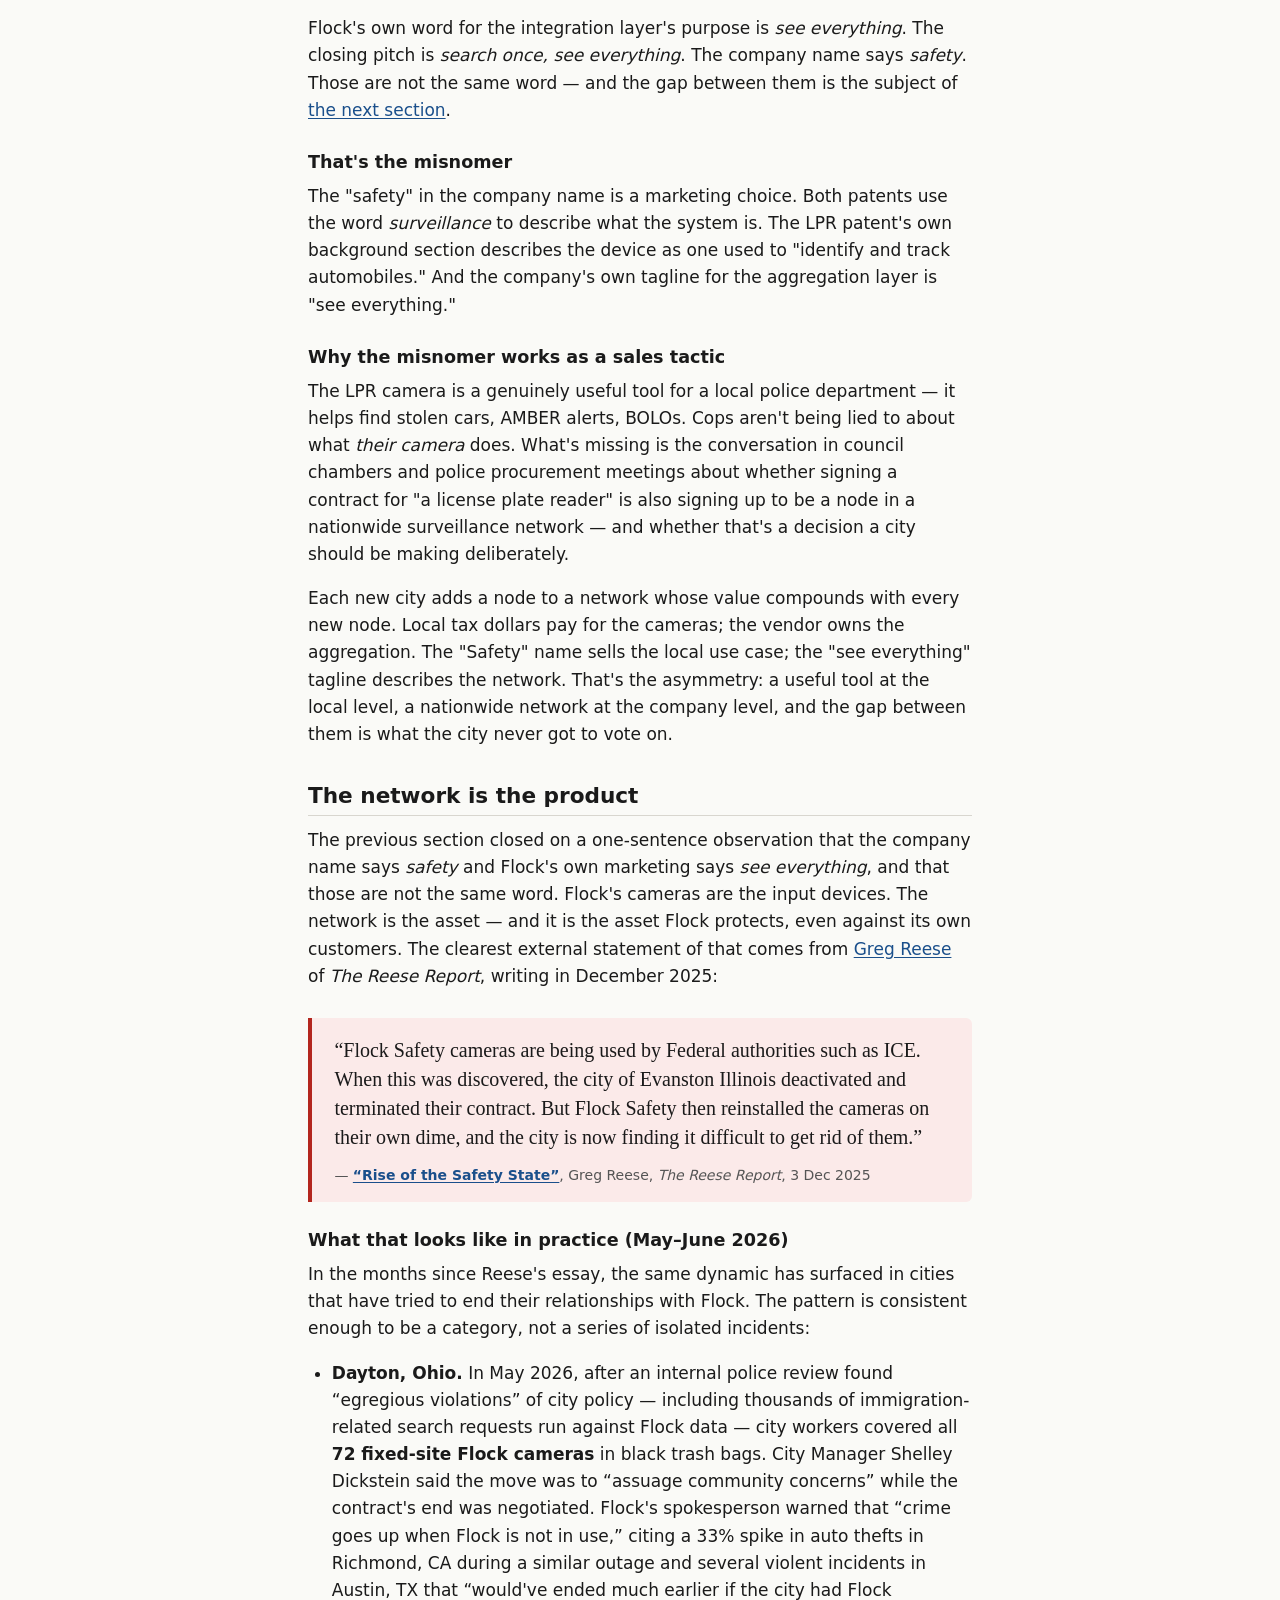
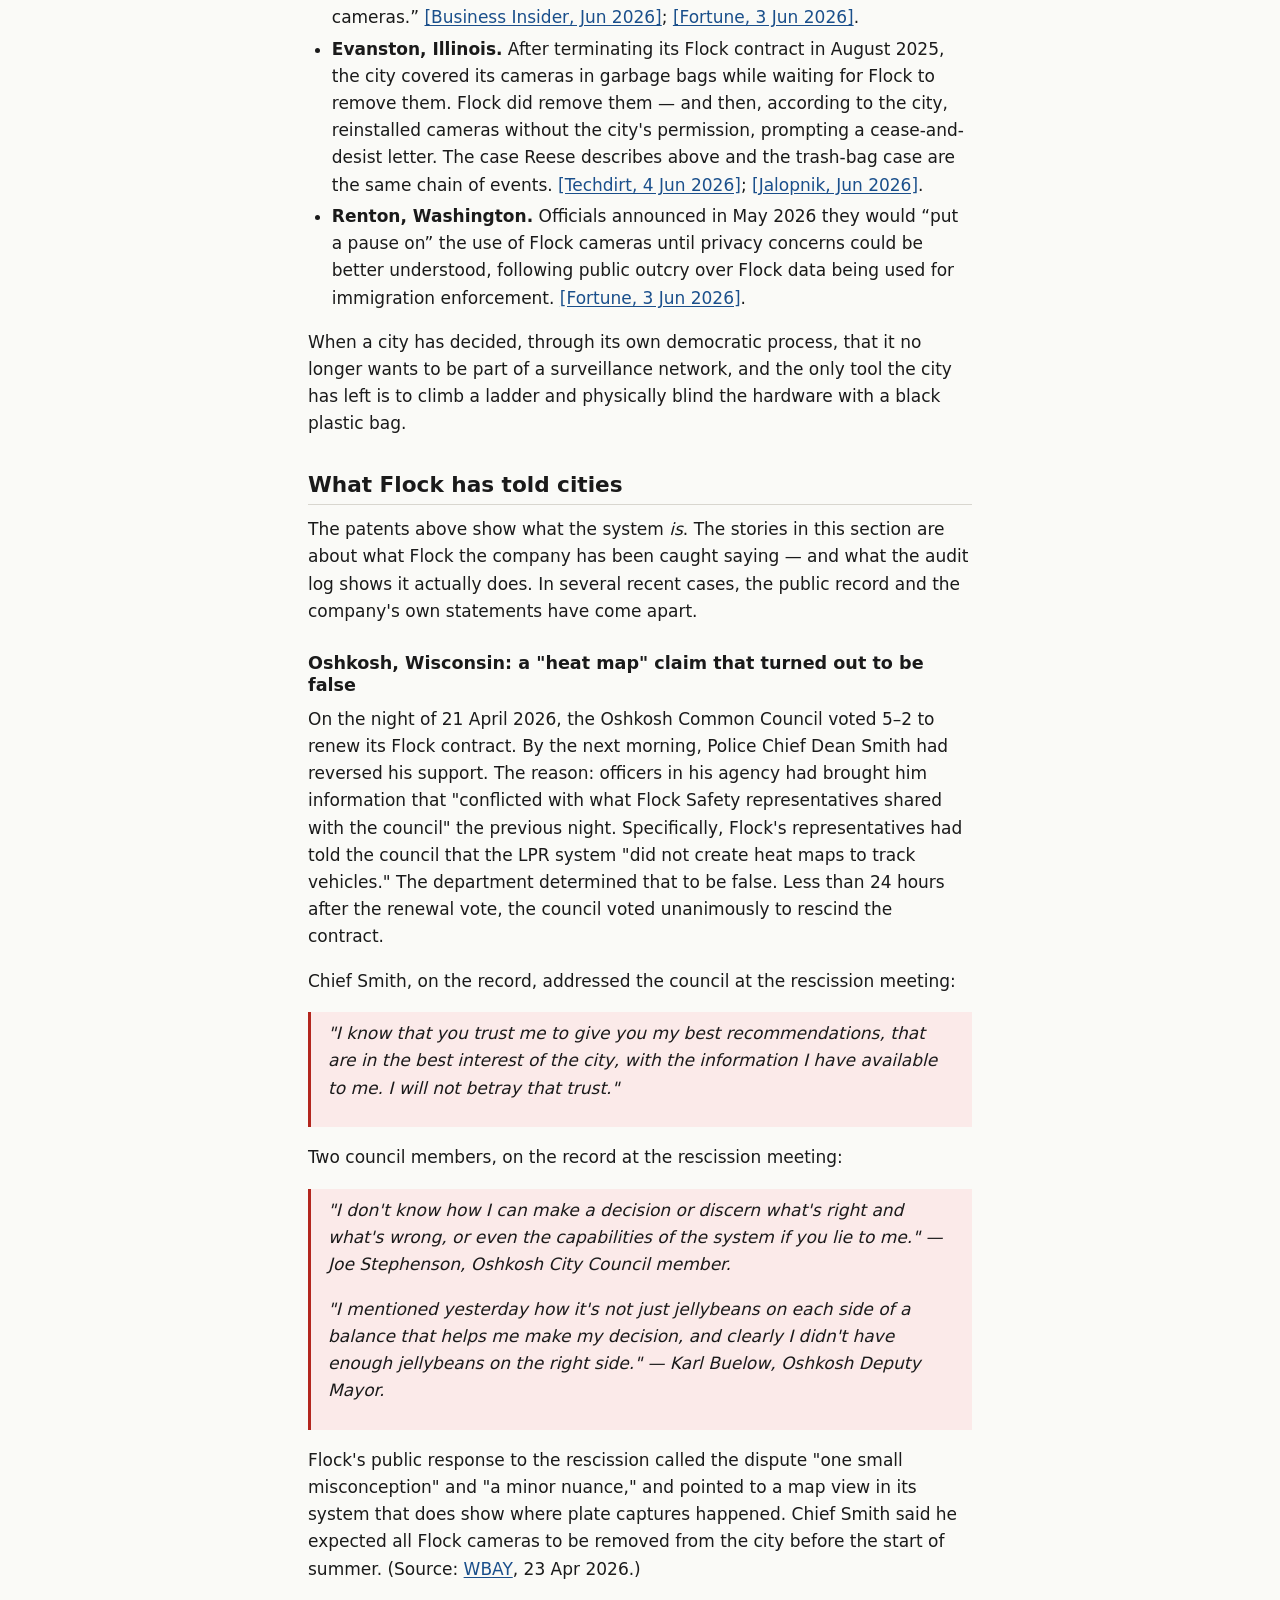
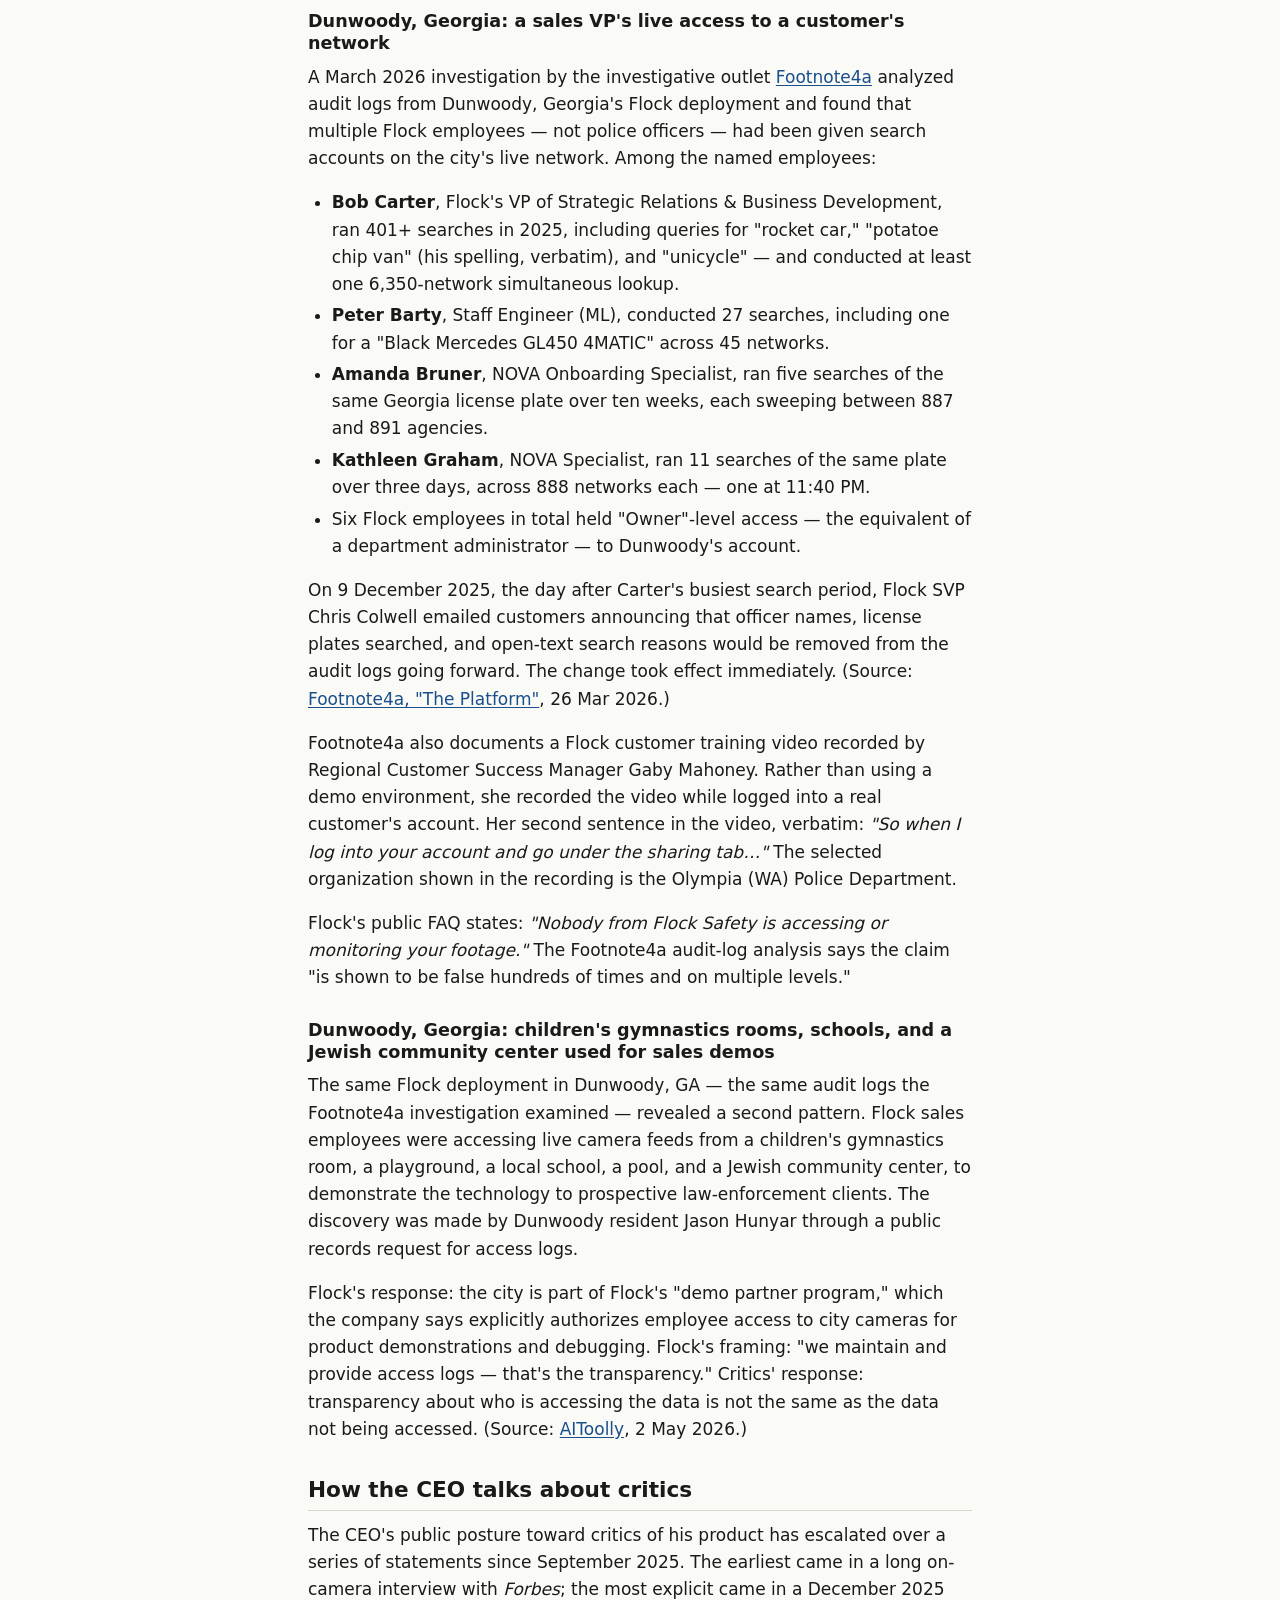
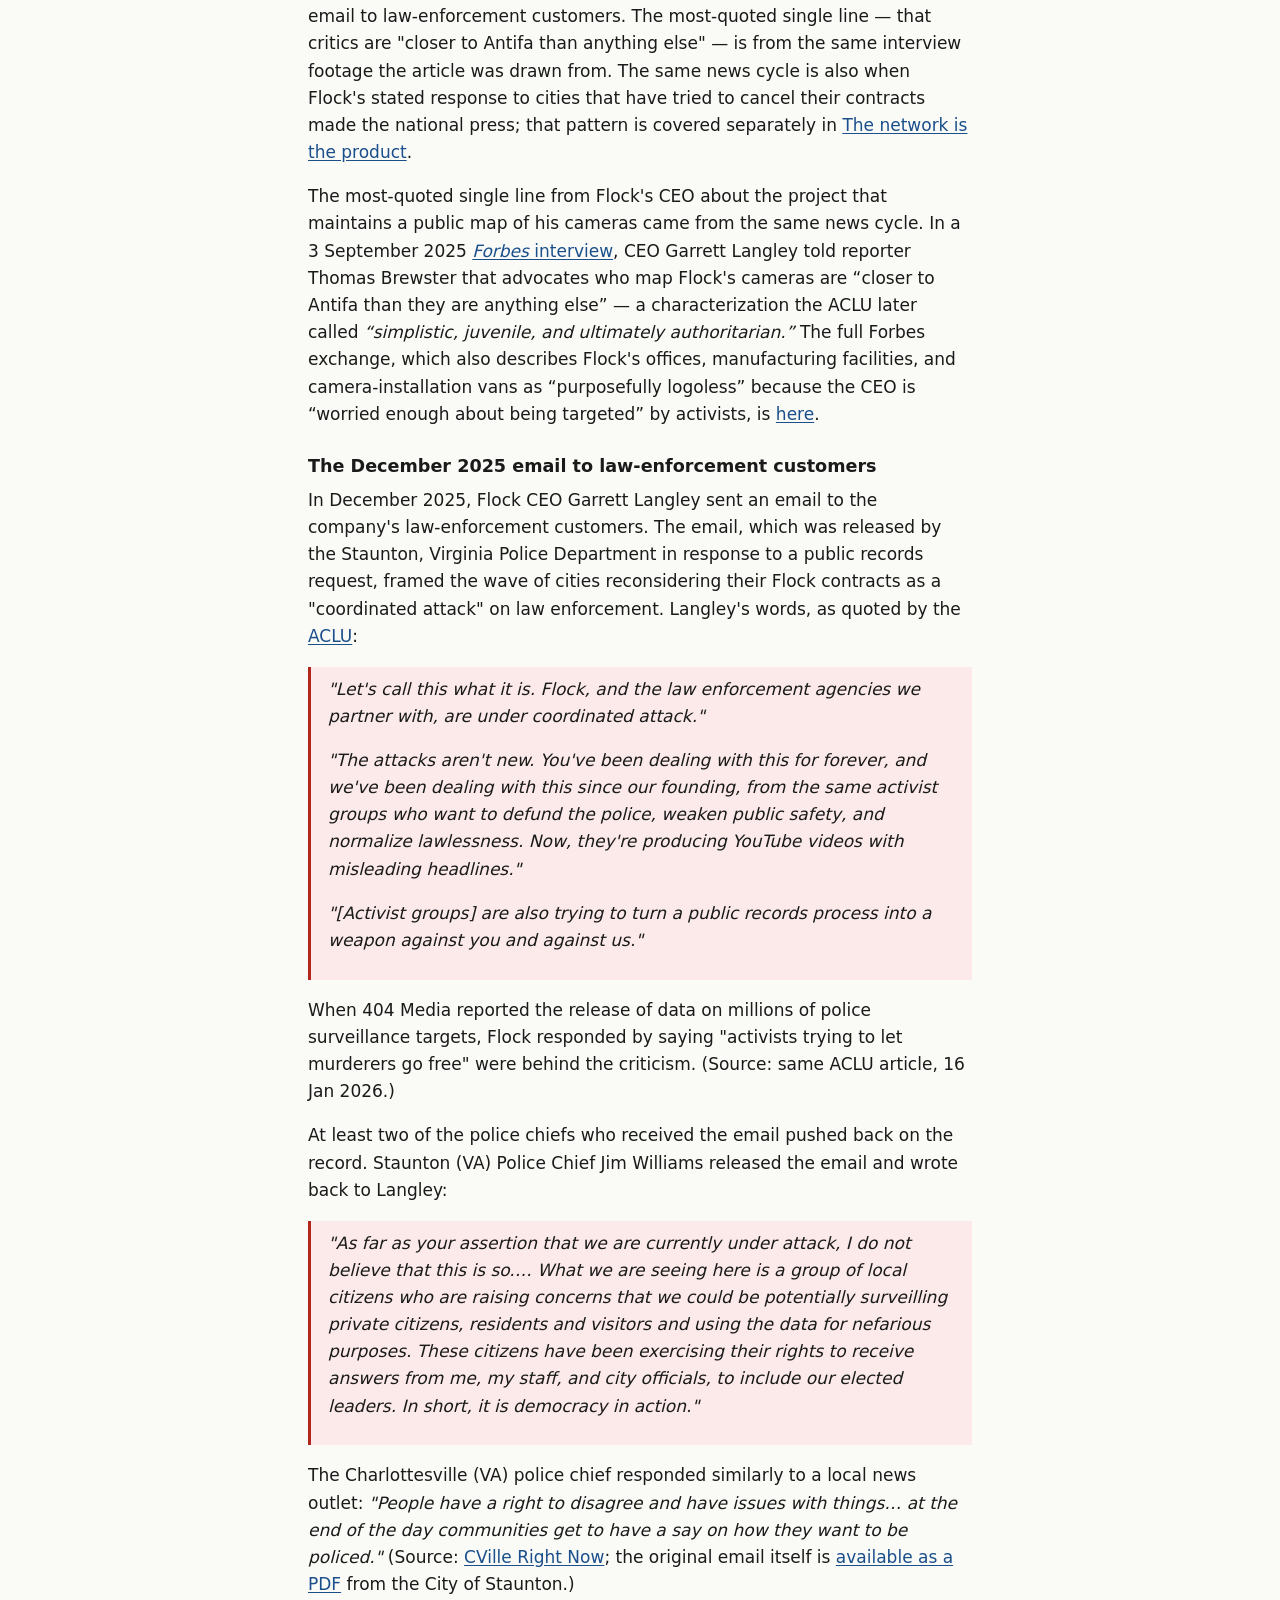
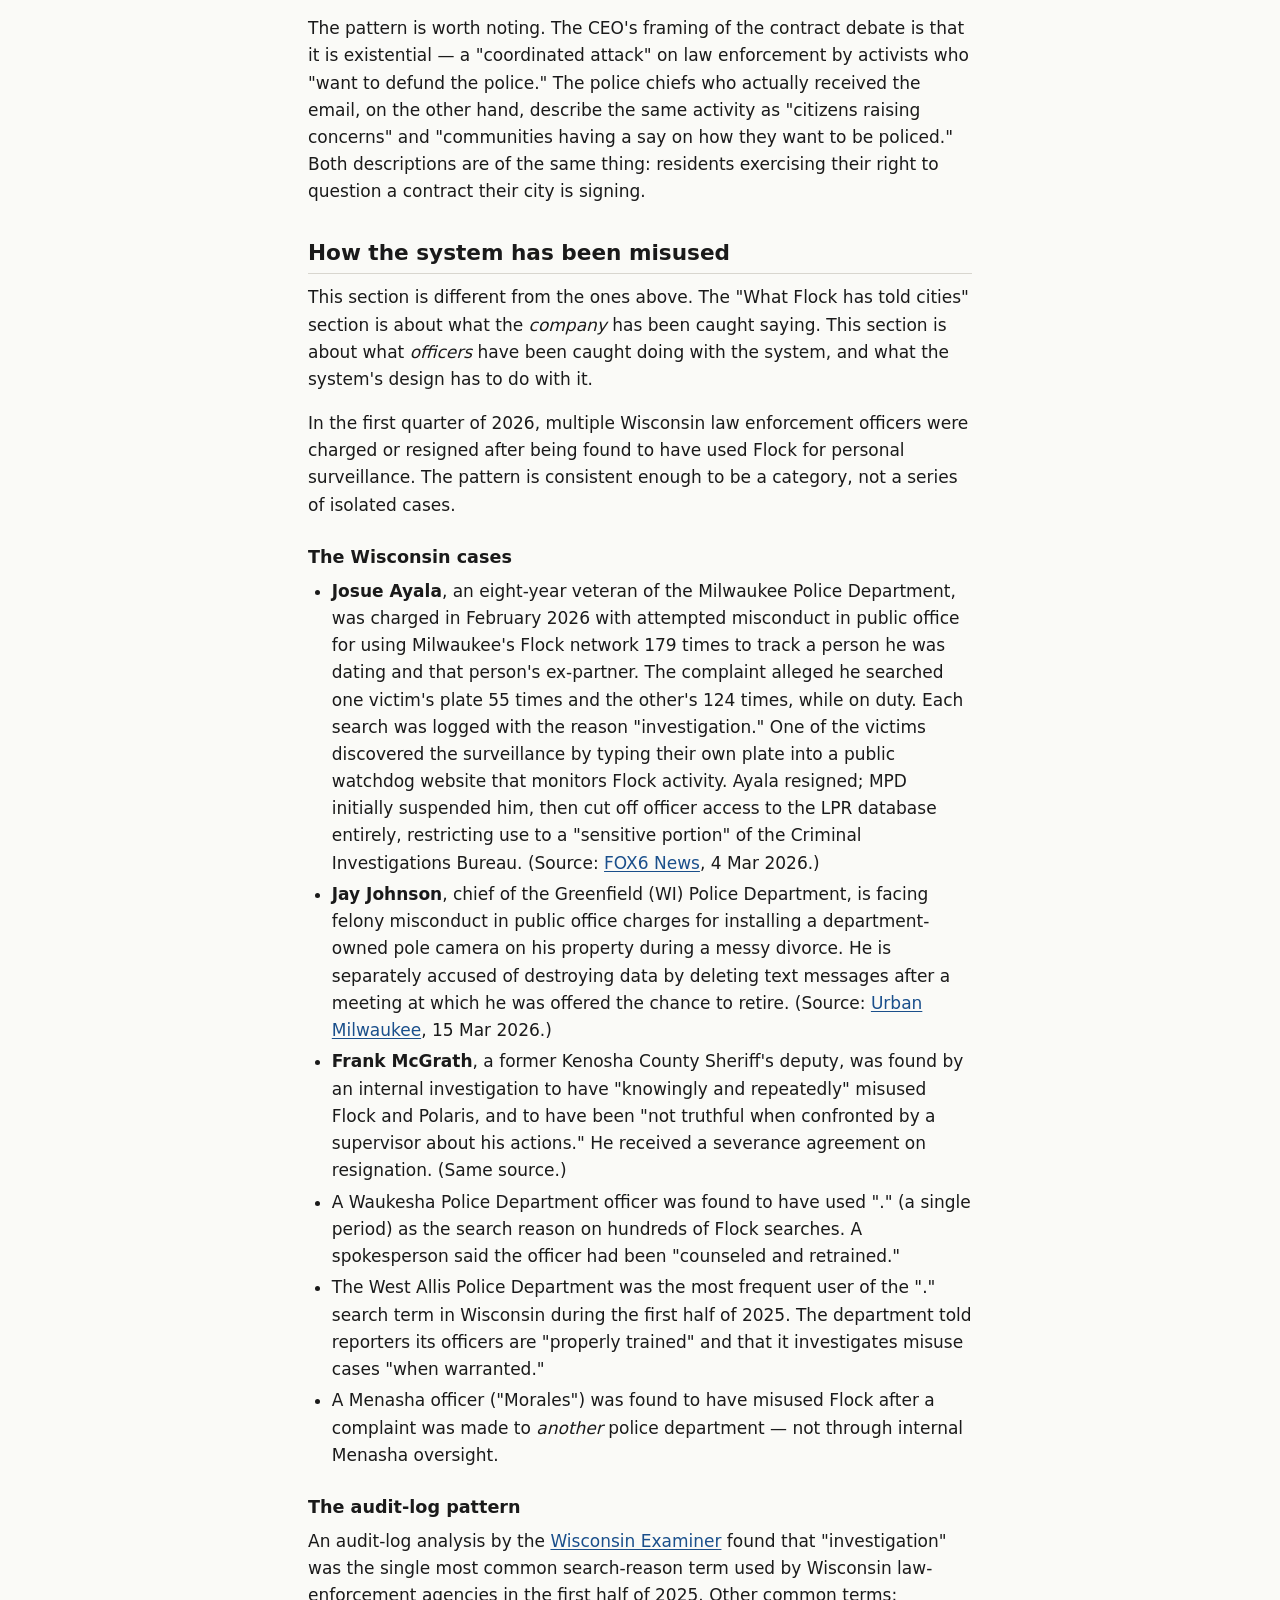
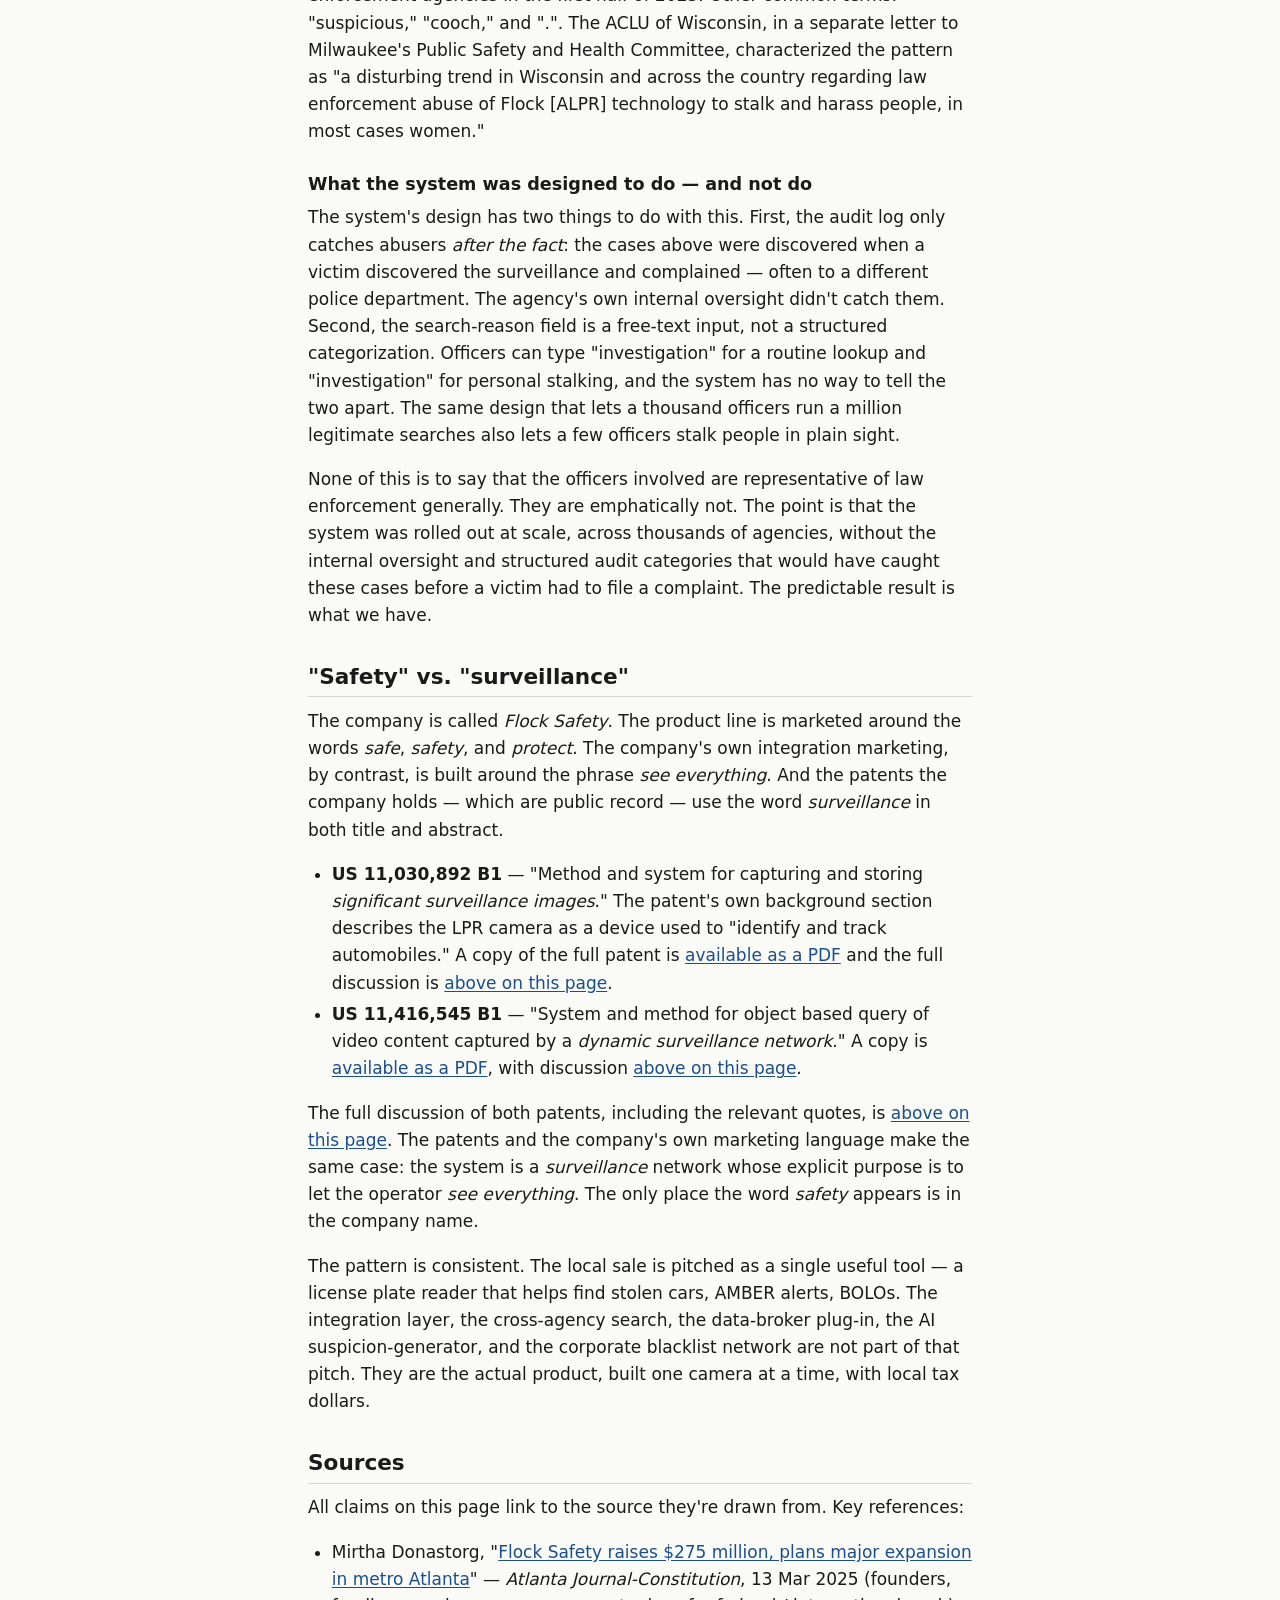
<file: flock.html>
<!doctype html>
<html lang="en">
<head>
  <meta charset="utf-8">
  <meta name="viewport" content="width=device-width, initial-scale=1">
  <title data-default="About Flock Safety">About Flock Safety</title>
  <meta name="description" content="Who is Flock Safety? What do they make, what does it cost, and what the company's own patents say about it. A primary-source overview, with PDFs of the patents themselves.">
  <meta name="color-scheme" content="light dark">
  <meta name="robots" content="index, follow">
  <meta property="og:title" content="About Flock Safety — de-flock Alamo">
  <meta property="og:description" content="Who is Flock Safety? What do they make, what does it cost, and what the company's own patents say about the system. A primary-source overview.">
  <meta property="og:type" content="article">
  <link rel="stylesheet" href="assets/style.css">
  <link rel="icon" href="data:image/svg+xml,%3Csvg xmlns='http://www.w3.org/2000/svg' viewBox='0 0 64 64'%3E%3Crect width='64' height='64' rx='10' fill='%23b3261e'/%3E%3Ctext x='32' y='44' text-anchor='middle' font-family='system-ui' font-size='38' font-weight='700' fill='white'%3ED%3C/text%3E%3C/svg%3E">
  <style>
    /* --- Page layout: sticky in-page TOC on the left ------------------- */
    /* On wide screens, the TOC is pinned to the viewport's left edge
       (well outside the .site max-width column) so it doesn't shrink
       the prose column. On narrow screens it collapses into a <details>
       at the top of the article. */
    .flock-wrap {
      display: grid;
      grid-template-columns: 1fr;
      gap: 1.5rem;
    }
    @media (min-width: 60rem) {
      .flock-wrap {
        /* Single prose column at full .site width; the TOC is
           position:fixed and lives in the viewport gutter, not in
           this grid. */
        grid-template-columns: minmax(0, 1fr);
        align-items: start;
      }
    }
    .toc {
      background: var(--bg-elev);
      border: 1px solid var(--border);
      border-radius: var(--radius);
      padding: 0.85rem 1rem;
    }
    @media (min-width: 60rem) {
      .toc {
        position: fixed;
        /* Pin to viewport left, leaving 1.25rem of breathing room.
           On screens too narrow to fit a 12rem sidebar + 44rem prose
           + 1.25rem padding on each side, the layout falls back to
           the single-column rule above. */
        top: 1rem;
        left: max(1.25rem, calc(50vw - 22rem - 12rem - 1.5rem));
        width: 12rem;
        max-height: calc(100vh - 2rem);
        overflow-y: auto;
      }
    }
    .toc h2 {
      font-size: 0.8rem;
      letter-spacing: 0.06em;
      text-transform: uppercase;
      color: var(--fg-muted);
      border-bottom: none;
      margin: 0 0 0.4rem;
      padding: 0;
    }
    .toc ol {
      list-style: none;
      padding: 0;
      margin: 0;
      counter-reset: toccount;
    }
    .toc li {
      counter-increment: toccount;
      margin: 0.1rem 0;
    }
    .toc a {
      display: block;
      padding: 0.25rem 0.4rem 0.25rem 1.5rem;
      position: relative;
      color: var(--fg-muted);
      text-decoration: none;
      border-left: 2px solid transparent;
      font-size: 0.95rem;
      line-height: 1.35;
      border-radius: 0 3px 3px 0;
    }
    .toc a::before {
      content: counter(toccount);
      position: absolute;
      left: 0.3rem;
      top: 0.25rem;
      font-size: 0.75rem;
      color: var(--fg-faint);
      font-variant-numeric: tabular-nums;
    }
    .toc a:hover { color: var(--fg); }
    .toc a.active {
      color: var(--fg);
      border-left-color: var(--accent);
      background: var(--accent-bg);
      font-weight: 600;
    }
    /* On narrow screens the TOC collapses into a <details> at the top */
    .toc-mobile summary {
      cursor: pointer;
      font-weight: 600;
      list-style: none;
      display: flex;
      align-items: center;
      justify-content: space-between;
    }
    .toc-mobile summary::-webkit-details-marker { display: none; }
    .toc-mobile summary::after {
      content: "\25BE";
      font-size: 0.85rem;
      color: var(--fg-muted);
      transition: transform 0.15s;
    }
    .toc-mobile[open] summary::after { transform: rotate(180deg); }
    @media (min-width: 60rem) {
      .toc-mobile summary { display: none; }
      .toc-mobile[open] .toc-list { display: block !important; }
    }
    /* On narrow screens the nav is hidden unless the <details> is open */
    @media (max-width: 59.999rem) {
      .toc-list { display: none; }
      .toc-mobile[open] .toc-list { display: block; }
    }
  </style>
</head>
<body>
  <a href="#main" class="skip-link">Skip to content</a>
  <div class="site">
    <header class="site-header" id="site-header"></header>

    <main id="main">

      <h1>About Flock Safety</h1>
      <p class="lead">
        Flock Safety is the company that makes the automatic license plate
        readers (ALPRs) deployed in our community. This page is a
        primary-source overview of who they are, what they sell, what they're
        building, what it costs, and what the company itself has
        written about the system in its own patents. The full text of
        both patents is quoted further down this page. Every claim
        links to the source it's drawn from.
      </p>

      <div class="flock-wrap">

        <!-- In-page table of contents (sticky on wide screens, collapsible on mobile) -->
        <details class="toc toc-mobile" aria-label="On this page">
          <summary>On this page</summary>
          <nav class="toc-list">
            <h2>On this page</h2>
            <ol>
              <li><a href="#company-h">The company</a></li>
              <li><a href="#products-h">What they make</a></li>
              <li><a href="#cost-h">What it costs</a></li>
              <li><a href="#patents-h">Flock's own patents</a></li>
              <li><a href="#building-h">What they're building</a></li>
              <li><a href="#network-h">The network is the product</a></li>
              <li><a href="#told-h">What Flock has told cities</a></li>
              <li><a href="#ceo-h">How the CEO talks</a></li>
              <li><a href="#misuse-h">How the system has been misused</a></li>
              <li><a href="#misnomer-h">"Safety" vs. "surveillance"</a></li>
              <li><a href="#sources-h">Sources</a></li>
            </ol>
          </nav>
        </details>

        <div>

      <section aria-labelledby="company-h">
        <h2 id="company-h">The company</h2>
        <p>
          <strong>Flock Safety</strong> (legal entity: <em>Flock Group Inc.</em>)
          is an Atlanta, Georgia-based technology company. The company was
          founded in <strong>2017</strong> by
          <a href="https://www.linkedin.com/in/glangley/" rel="noopener">Garrett Langley</a>
          and Matt Feury, both Georgia Tech alumni. The two are also the
          named co-inventors on both of Flock's most-cited patents
          (see <a href="#patents-h">Flock's own patents</a>).
        </p>
        <div class="card">
          <h3>By the numbers</h3>
          <ul>
            <li><strong>$7.5 billion</strong> &mdash; company valuation, March 2025 (<a href="https://www.ajc.com/news/business/flock-safety-raises-275-million-plans-major-expansion-in-metro-atlanta/J5LOIZO5DFCAVLVPXUA3DP3XJE/" rel="noopener">AJC</a>, 13 Mar 2025)</li>
            <li><strong>$275 million</strong> &mdash; single-round venture capital raise, March 2025, led by Andreessen Horowitz (<a href="https://www.ajc.com/news/business/flock-safety-raises-275-million-plans-major-expansion-in-metro-atlanta/J5LOIZO5DFCAVLVPXUA3DP3XJE/" rel="noopener">AJC</a>)</li>
            <li><strong>$658 million</strong> &mdash; total outside capital raised since founding (<a href="https://tracxn.com/d/companies/flocksafety/__lfRrqBoJWA2PHkk8HJ-7MN7tlihrgTa6vvlOhfrv8eg" rel="noopener">Tracxn</a>)</li>
            <li><strong>$300 million</strong> &mdash; annual recurring revenue as of 2024 (<a href="https://www.ajc.com/news/business/flock-safety-raises-275-million-plans-major-expansion-in-metro-atlanta/J5LOIZO5DFCAVLVPXUA3DP3XJE/" rel="noopener">AJC</a>)</li>
            <li><strong>~1,300</strong> &mdash; employees as of March 2025 (<a href="https://www.ajc.com/news/business/flock-safety-raises-275-million-plans-major-expansion-in-metro-atlanta/J5LOIZO5DFCAVLVPXUA3DP3XJE/" rel="noopener">AJC</a>)</li>
            <li><strong>4,800+</strong> &mdash; U.S. law enforcement agencies Flock works with, per company statement to AJC (<a href="https://www.ajc.com/news/business/flock-safety-raises-275-million-plans-major-expansion-in-metro-atlanta/J5LOIZO5DFCAVLVPXUA3DP3XJE/" rel="noopener">AJC</a>)</li>
          </ul>
          <p class="small">
            Investors include Andreessen Horowitz, Tiger Global Management,
            and Meritech. The company announced a 100,000-square-foot
            manufacturing facility in metro Atlanta in 2025 and said it
            plans to begin working with the federal government and to add
            its first international customers.
          </p>
        </div>
        <p>
          CEO Garrett Langley has publicly characterized Flock as a
          "technology crime-fighting company." In the same AJC interview he
          also said the company plans to begin working with the federal
          government and to add its first international customers using the
          March 2025 capital infusion.
        </p>
      </section>

      <section aria-labelledby="products-h">
        <h2 id="products-h">What they make</h2>
        <p>
          Flock sells a multi-layer surveillance stack &mdash; not a single
          product. The layers are designed to fit together. The LPR camera
          (the part that's installed in our community) is only the
          data-collection edge of a much larger system. The full product
          line, as listed on
          <a href="https://www.flocksafety.com/products" rel="noopener">flocksafety.com/products</a>,
          is:
        </p>

        <h3>Edge devices (data collection)</h3>
        <ul>
          <li><strong>License Plate Readers (LPR)</strong> &mdash; the Falcon camera deployed in our community. Solar-powered, with on-device AI. A lighter, smaller version called the Sparrow is also sold.</li>
          <li><strong>Flock Video Cameras</strong> &mdash; a separate product line for general video monitoring, with AI-powered analytics.</li>
          <li><strong>Mobile Security Trailers</strong> &mdash; portable, solar-powered video coverage that can be deployed without permits or wiring.</li>
          <li><strong>Gunshot and Audio Detection</strong> &mdash; real-time acoustic sensors that identify gunfire, street takeovers, vehicle accidents, and other "critical sounds."</li>
          <li><strong>Flock Drones</strong> &mdash; "Drone as First Responder" (DFR), launched in 2025. The drones are built at a new 100,000-square-foot Atlanta facility.</li>
        </ul>

        <h3>Backend software (data integration)</h3>
        <ul>
          <li><strong>FlockOS&reg;</strong> &mdash; described on flocksafety.com as a "secure RTCC-like hub" (a Real-Time Crime Center, the kind of multi-screen police command center used in major-city precincts).</li>
          <li><strong>Flock Nova&#8482;</strong> &mdash; the cross-system search platform. Pulls data from RMS (Records Management System), CAD (Computer-Aided Dispatch), LPR, jail data, and public records into a single search interface. See the next section.</li>
          <li><strong>Flock FreeForm&#8482;</strong> &mdash; a natural-language search product that lets officers query video and LPR data using plain-English descriptions (e.g., "landscaping trailer with a ladder").</li>
          <li><strong>Flock911</strong> &mdash; streams live 911 calls and shares them across agency boundaries, with the goal of letting responders see neighboring jurisdictions' calls before arriving on scene.</li>
        </ul>

        <h3>The network (the value proposition)</h3>
        <ul>
          <li><strong>National LPR Network</strong> &mdash; Flock's own name for the cross-agency plate-read sharing. The product page describes it as: "Tap into the nation's largest crime-solving LPR network. Agencies get real-time alerts and footage from partners across the country to stop crime in motion."</li>
        </ul>

        <p>
          The LPR camera installed in our community is therefore not a
          standalone product. It's a data-collection node that feeds Flock
          Nova, which feeds FlockOS, which feeds the National LPR Network
          &mdash; a system in which the value of the network increases with
          every city that signs up. That network effect is the actual
          product. The LPR is the input.
        </p>
      </section>
      <section aria-labelledby="cost-h">
        <h2 id="cost-h">What it costs</h2>
        <p>
          Flock lists the Falcon LPR camera at
          <strong>$2,500 per camera per year</strong>, with a one-time
          installation fee of around $250&ndash;$300 per camera. That's
          the list price for one camera; what a city actually pays depends
          on how many cameras it buys, which add-ons it bundles, and which
          reseller it goes through.
        </p>
        <p class="small">
          Source:
          <a href="https://campbellca.gov/FAQ.aspx?QID=279" rel="noopener">City of Campbell, California, FAQ</a>
          (a municipal government page documenting the price for a public
          records inquiry) and
          <a href="https://www.proptia.com/flock-safety-reviews-cost-alternatives/" rel="noopener">Proptia</a>.
        </p>

        <h3 style="font-size:1rem; margin-top:1rem">What Alamogordo is actually paying</h3>
        <p>
          We <a href="documents.html#foia-2026-06-09">obtained the signed contract documents</a>
          from the City of Alamogordo in June 2026 in response to an IPRA request. The
          numbers below are taken directly from those documents. The city's own
          budget-hearing discussion of the contract, on 4 May 2026, gives the
          same picture in plain language.
        </p>
        <ul>
          <li><strong>~55 cameras</strong> in the deployment (22 Falcon LPR, 4 Solar Falcon LR, 2 Dual Solar Falcon, 5 LPR Video Fixed, 9 Condor PTZ, 11 Solar Condor Fixed). The SOW also covers a "Community Rollover Program" of up to 50 locations / 400 feeds, integrating privately-owned (Unifi) cameras as well.</li>
          <li><strong>$246,150</strong> in Year 1; <strong>$215,850</strong> in Year 2. Subtotal across the 24-month term: <strong>$462,000</strong>. With NMGRT tax, grand total: <strong>$499,826.25</strong>.</li>
          <li><strong>~$250,000 / year</strong> on average &mdash; matching the figure discussed at the 4 May 2026 budget hearing. Funding split: <strong>$100,000</strong> from opioid-settlement funds, <strong>~$150,000</strong> from the General Fund.</li>
          <li>Purchased via <strong>Insight Public Sector</strong> (a reseller) on the <strong>OMNIA Partners Cobb County contract #23-6692-03</strong> &mdash; a national cooperative-purchasing contract. <strong>The city did not run a competitive bid.</strong></li>
          <li><strong>Coverage started 26 December 2024</strong>; 24-month term.</li>
          <li>Signed by <strong>Stephanie Hernandez</strong>, Acting City Manager (city) and <strong>Lisanne Steinheiser</strong>, Global Compliance Officer (Insight reseller).</li>
        </ul>
        <p class="small">
          Primary sources on this site:
          <a href="documents/foia-2026-06-09/Flock_Quotation_0228029725_-_CITY_OF_ALAMOGORDO_-_signed.pdf">Flock Quotation, signed</a>
          &middot;
          <a href="documents/foia-2026-06-09/Flock_Statement_of_Work_-_signed_12-26-24.pdf">Flock Statement of Work, signed</a>
          &middot;
          <a href="documents/2026-05-04_Budget_Hearing_Workshop_Minutes_DRAFT.pdf">4 May 2026 Budget Hearing Minutes (DRAFT)</a>.
        </p>
        <p>
          The price is not the only cost. The community paid for the cameras, but
          a community also pays the costs that don't show up on the invoice &mdash;
          the chilling effect on street-level behavior, the data-sharing with
          agencies you didn't vote for, and the time residents spend at
          <a href="take-action.html">public meetings</a> trying to get answers
          about a system that was already paid for. Those costs aren't in the
          contract.
        </p>
      </section>

      <section aria-labelledby="patents-h">
        <h2 id="patents-h">Flock's own patents</h2>
        <p>
          Flock's product is a two-layer stack. The
          <strong>Falcon</strong> camera is the data-collection edge
          device. What it captures feeds <strong>Flock Nova</strong>,
          the law-enforcement user portal, which markets itself as a
          single search across LPR data, RMS, CAD, jail data, and
          public records. Flock holds patents on both layers. Quoted
          directly from the patents themselves:
        </p>

        <h3>1. The LPR camera (US 11,030,892 B1)</h3>
        <p>
          The patent for the camera itself. Inventors: Garrett Langley and Matt
          Feury. Assignee: Flock Group Inc., Atlanta, GA. Published 8 Jun 2021.
          The CPC codes (G08G 1/0175, G08G 1/0116) are the official
          ALPR / vehicle-detection classifications, confirming this is the LPR
          patent.
        </p>
        <blockquote>
          <p><strong>Title:</strong> "Method and system for capturing and storing
            <em>significant surveillance images</em>."</p>
          <p><strong>Abstract:</strong> "A method and system for capturing and
            filtering <em>surveillance images</em> are described. A processor
            detects motion of an object in a field of view and then generates a
            plurality of images in response to detecting motion of the object in
            the field of view. <em>The object may comprise a vehicle having a
            license plate.</em>"</p>
          <p><strong>Background section (the company's own description of what
            an LPR is for):</strong> "LPR cameras are often used by law
            enforcement personnel in order to <em>identify and track automobiles
            who may be associated with operators who commit traffic
            violations</em>. LPR cameras are also used by law enforcement
            personnel to <em>identify and track automobiles of operators who may
            be wanted criminals or operators who may be conspiring to commit
            future crime(s)</em>."</p>
        </blockquote>
        <p>
          The patent also shows the LPR isn't a dumb camera &mdash; it has
          on-device AI. A passive-infrared (PIR) motion detector wakes a
          low-power processor from sleep mode, then a neural network scores and
          filters images locally before transmitting them over the cellular
          network (Fig. 5). What cities buy from Flock is a smart,
          networked surveillance device, not a passive reader.
        </p>
        <p class="small">
          <strong>Source:</strong>
          <a href="documents/patents/US11030892.pdf">Download PDF (1.9MB, 18 pages)</a>
          &middot; <a href="https://patents.google.com/patent/US11030892B1/en" rel="noopener">Google Patents</a>
          &middot; <a href="https://patentcenter.uspto.gov/applications/16786871" rel="noopener">USPTO PatentCenter</a>
        </p>

        <h3>2. The aggregation network the LPR feeds into (US 11,416,545 B1)</h3>
        <p>
          The patent for the <em>backend</em> the LPR data gets tied into. Same
          inventors (Langley, Feury), same assignee, published 16 Aug 2022.
          Where the first patent is about capturing one plate at a time, this
          one is about querying across a "dynamic surveillance network" of
          cameras.
        </p>
        <blockquote>
          <p><strong>Title:</strong> "System and method for object based query of
            video content captured by a <em>dynamic surveillance network</em>."</p>
          <p><strong>Abstract:</strong> "A solution for a <em>video surveillance
            system</em> and method that leverages a dynamic geographic footprint
            and supports an object-based query of archived video content."</p>
          <p><strong>Drawings (Fig. 1 legend):</strong> "NSD = portable
            <em>neighborhood surveillance device</em>" &mdash; the same kind of
            device Flock sells alongside its LPRs.</p>
          <p><strong>Background section:</strong> the system ingests video from
            "surveillance cameras in a neighborhood watch system, store cameras
            at local convenience store, traffic site monitoring cameras at a
            nearby street intersection, <em>a smart phone associated with a
            pedestrian</em>" &mdash; so the "dynamic geographic footprint" isn't
            limited to fixed cameras. The system also builds <em>object
            fingerprints</em> for every detected object (Hough lines, object
            height, object width, black/white pixel ratio, white balance, hash
            value) and can identify "people (male, female, race, etc.)."</p>
        </blockquote>
        <p class="small">
          <strong>Source:</strong>
          <a href="documents/patents/US11416545.pdf">Download PDF (2.9MB, 29 pages)</a>
          &middot; <a href="https://patents.google.com/patent/US11416545B1/en" rel="noopener">Google Patents</a>
          &middot; <a href="https://patentcenter.uspto.gov/applications/17062601" rel="noopener">USPTO PatentCenter</a>
        </p>

        <h3>How the company markets it</h3>
        <p>
          The "aggregation" layer in patent #2 is sold as
          <a href="https://www.flocksafety.com/blog/one-platform-one-picture-one-clear-mission" rel="noopener">Flock Nova</a>,
          with the tagline <strong>"search once, see everything."</strong>
          From Flock's own blog (16 Jun 2025):
        </p>
        <blockquote>
          <p>"Search the way you think. Just type a name, phone number, or plate.
            Flock Nova surfaces what is connected. <em>See everything in one
            place.</em> RMS, CAD, LPR, jail data, public records, and more."</p>
        </blockquote>
        <p>
          So a single LPR plate read doesn't sit in isolation.
          It can be joined in the Flock Nova portal to records management
          system (RMS) data, computer-aided dispatch (CAD) data, jail
          booking data, and public records &mdash; searchable by a name, a
          phone number, or a plate. That's the backend patent #2 is
          describing.
        </p>

      <section aria-labelledby="building-h">
        <h2 id="building-h">What they're building</h2>
        <p>
          Flock's own marketing for the integration layer is unambiguous.
          From a
          <a href="https://www.flocksafety.com/blog/one-platform-one-picture-one-clear-mission" rel="noopener">June 16, 2025 blog post</a>
          titled "One Platform. One Picture. One Clear Mission.":
        </p>
        <blockquote>
          <p>
            "Flock Nova is a Public Safety Data Platform that serves every
            role in the agency."
          </p>
          <p>
            "Flock Nova acts as one pane of glass across the agency. Everyone
            sees the same truth, in the same place, at the same time."
          </p>
        </blockquote>
        <p>The product description continues:</p>
        <blockquote>
          <ul>
            <li>"Search the way you think. Just type a name, phone number, or plate. Flock Nova surfaces what is connected."</li>
            <li>"See everything in one place. RMS, CAD, LPR, jail data, public records, and more. No back and forth."</li>
            <li>"Work across agencies. Know when another agency is working the same lead and collaborate securely."</li>
          </ul>
        </blockquote>
        <p>
          The post's call to action reads: "Learn how Flock Nova can help
          you search once and see everything."
        </p>
        <p>
          Flock's own word for the integration layer's purpose is
          <em>see everything</em>. The closing pitch is
          <em>search once, see everything</em>. The company name says
          <em>safety</em>. Those are not the same word &mdash; and the
          gap between them is the subject of
          <a href="#network-h">the next section</a>.
        </p>
      </section>
        <h3>That's the misnomer</h3>
        <p>
          The "safety" in the company name is a marketing choice. Both patents
          use the word <em>surveillance</em> to describe what the system is.
          The LPR patent's own background section describes the device as one
          used to "identify and track automobiles." And the company's own
          tagline for the aggregation layer is "see everything."
        </p>

        <h3>Why the misnomer works as a sales tactic</h3>
        <p>
          The LPR camera is a genuinely useful tool for a local police
          department &mdash; it helps find stolen cars, AMBER alerts, BOLOs.
          Cops aren't being lied to about what <em>their camera</em> does.
          What's missing is the conversation in council chambers and police procurement meetings about whether
          signing a contract for "a license plate reader" is also signing up
          to be a node in a nationwide surveillance network &mdash; and whether
          that's a decision a city should be making deliberately.
        </p>
        <p>
          Each new city adds a node to a network whose value compounds with
          every new node. Local tax dollars pay for the cameras; the vendor
          owns the aggregation. The "Safety" name sells the local use case;
          the "see everything" tagline describes the network. That's the
          asymmetry: a useful tool at the local level, a nationwide network
          at the company level, and the gap between them is what the city
          never got to vote on.
        </p>
      </section>
      <section aria-labelledby="network-h">
        <h2 id="network-h">The network is the product</h2>
        <p>
          The previous section closed on a one-sentence observation
          that the company name says <em>safety</em> and Flock's
          own marketing says <em>see everything</em>, and that
          those are not the same word. Flock's cameras are the input
          devices. The network is the asset &mdash; and it is
          the asset Flock protects, even against its own
          customers. The clearest external statement of that
          comes from
          <a href="https://gregreese.substack.com/p/rise-of-the-safety-state" rel="noopener">Greg Reese</a>
          of <em>The Reese Report</em>, writing in December 2025:
        </p>
        <figure class="pull-quote">
          <blockquote>
            <p>
              &ldquo;Flock Safety cameras are being used by Federal
              authorities such as ICE. When this was discovered, the
              city of Evanston Illinois deactivated and terminated
              their contract. But Flock Safety then reinstalled the
              cameras on their own dime, and the city is now finding
              it difficult to get rid of them.&rdquo;
            </p>
          </blockquote>
          <figcaption>
            &mdash;
            <a href="https://gregreese.substack.com/p/rise-of-the-safety-state" rel="noopener">&ldquo;Rise of the Safety State&rdquo;</a>,
            Greg Reese, <em>The Reese Report</em>, 3 Dec 2025
          </figcaption>
        </figure>
        
        <h3>What that looks like in practice (May&ndash;June 2026)</h3>
        <p>
          In the months since Reese's essay, the same dynamic has
          surfaced in cities that have tried to end their
          relationships with Flock. The pattern is consistent
          enough to be a category, not a series of isolated
          incidents:
        </p>
        <ul>
          <li>
            <strong>Dayton, Ohio.</strong> In May 2026, after an
            internal police review found &ldquo;egregious
            violations&rdquo; of city policy &mdash; including
            thousands of immigration-related search requests run
            against Flock data &mdash; city workers covered all
            <strong>72 fixed-site Flock cameras</strong> in black
            trash bags. City Manager Shelley Dickstein said the
            move was to &ldquo;assuage community concerns&rdquo;
            while the contract's end was negotiated. Flock's
            spokesperson warned that &ldquo;crime goes up when
            Flock is not in use,&rdquo; citing a 33% spike in
            auto thefts in Richmond, CA during a similar outage
            and several violent incidents in Austin, TX that
            &ldquo;would've ended much earlier if the city had
            Flock cameras.&rdquo;
            <a href="https://www.businessinsider.com/cities-putting-trash-bags-over-flock-license-plate-readers-2026-6" rel="noopener">[Business Insider, Jun 2026]</a>;
            <a href="https://fortune.com/2026/06/03/why-are-ohio-city-workers-covering-flock-cameras-immigration-enforcement-data-sharing-policy-violations/" rel="noopener">[Fortune, 3 Jun 2026]</a>.
          </li>
          <li>
            <strong>Evanston, Illinois.</strong> After terminating
            its Flock contract in August 2025, the city covered
            its cameras in garbage bags while waiting for Flock to
            remove them. Flock did remove them &mdash; and then,
            according to the city, reinstalled cameras without
            the city's permission, prompting a cease-and-desist
            letter. The case Reese describes above and the
            trash-bag case are the same chain of events.
            <a href="https://www.techdirt.com/2026/06/04/because-flock-cant-be-trusted-cities-are-covering-cameras-with-garbage-bags/" rel="noopener">[Techdirt, 4 Jun 2026]</a>;
            <a href="https://www.jalopnik.com/2183575/city-officials-unsure-remove-flock-cameras/" rel="noopener">[Jalopnik, Jun 2026]</a>.
          </li>
          <li>
            <strong>Renton, Washington.</strong> Officials
            announced in May 2026 they would
            &ldquo;put a pause on&rdquo; the use of Flock cameras
            until privacy concerns could be better understood,
            following public outcry over Flock data being used
            for immigration enforcement.
            <a href="https://fortune.com/2026/06/03/why-are-ohio-city-workers-covering-flock-cameras-immigration-enforcement-data-sharing-policy-violations/" rel="noopener">[Fortune, 3 Jun 2026]</a>.
          </li>
        </ul>
        <p>
          When a city has decided, through its own democratic
          process, that it no longer wants to be part of a
          surveillance network, and the only tool the city has
          left is to climb a ladder and physically blind the
          hardware with a black plastic bag. 
        </p>
      </section>

      <section aria-labelledby="told-h">
        <h2 id="told-h">What Flock has told cities</h2>
        <p>
          The patents above show what the system <em>is</em>. The
          stories in this section are about what Flock the company
          has been caught saying &mdash; and what the audit log shows
          it actually does. In several recent cases, the public record
          and the company's own statements have come apart.
        </p>

        <h3>Oshkosh, Wisconsin: a "heat map" claim that turned out to be false</h3>
        <p>
          On the night of 21 April 2026, the Oshkosh Common Council
          voted 5&ndash;2 to renew its Flock contract. By the next
          morning, Police Chief Dean Smith had reversed his support. The
          reason: officers in his agency had brought him information
          that "conflicted with what Flock Safety representatives shared
          with the council" the previous night. Specifically, Flock's
          representatives had told the council that the LPR system "did
          not create heat maps to track vehicles." The department
          determined that to be false. Less than 24 hours after the
          renewal vote, the council voted unanimously to rescind the
          contract.
        </p>
        <p>
          Chief Smith, on the record, addressed the council at the
          rescission meeting:
        </p>
        <blockquote>
          <p>"I know that you trust me to give you my best
            recommendations, that are in the best interest of the
            city, with the information I have available to me. I will
            not betray that trust."</p>
        </blockquote>
        <p>
          Two council members, on the record at the rescission meeting:
        </p>
        <blockquote>
          <p>"I don't know how I can make a decision or discern what's
            right and what's wrong, or even the capabilities of the
            system if you lie to me." &mdash; Joe Stephenson, Oshkosh
            City Council member.</p>
          <p>"I mentioned yesterday how it's not just jellybeans on
            each side of a balance that helps me make my decision, and
            clearly I didn't have enough jellybeans on the right
            side." &mdash; Karl Buelow, Oshkosh Deputy Mayor.</p>
        </blockquote>
        <p>
          Flock's public response to the rescission called the dispute
          "one small misconception" and "a minor nuance," and pointed
          to a map view in its system that does show where plate
          captures happened. Chief Smith said he expected all Flock
          cameras to be removed from the city before the start of
          summer. (Source:
          <a href="https://www.wbay.com/2026/04/23/oshkosh-council-rescinds-flock-camera-contract-after-false-statements/" rel="noopener">WBAY</a>,
          23 Apr 2026.)
        </p>

        <h3>Dunwoody, Georgia: a sales VP's live access to a customer's network</h3>
        <p>
          A March 2026 investigation by the investigative outlet
          <a href="https://footnote4a.org/news/the-platform" rel="noopener">Footnote4a</a>
          analyzed audit logs from Dunwoody, Georgia's Flock deployment
          and found that multiple Flock employees &mdash; not police
          officers &mdash; had been given search accounts on the city's
          live network. Among the named employees:
        </p>
        <ul>
          <li><strong>Bob Carter</strong>, Flock's VP of Strategic Relations &amp; Business Development, ran 401+ searches in 2025, including queries for "rocket car," "potatoe chip van" (his spelling, verbatim), and "unicycle" &mdash; and conducted at least one 6,350-network simultaneous lookup.</li>
          <li><strong>Peter Barty</strong>, Staff Engineer (ML), conducted 27 searches, including one for a "Black Mercedes GL450 4MATIC" across 45 networks.</li>
          <li><strong>Amanda Bruner</strong>, NOVA Onboarding Specialist, ran five searches of the same Georgia license plate over ten weeks, each sweeping between 887 and 891 agencies.</li>
          <li><strong>Kathleen Graham</strong>, NOVA Specialist, ran 11 searches of the same plate over three days, across 888 networks each &mdash; one at 11:40 PM.</li>
          <li>Six Flock employees in total held "Owner"-level access &mdash; the equivalent of a department administrator &mdash; to Dunwoody's account.</li>
        </ul>
        <p>
          On 9 December 2025, the day after Carter's busiest search
          period, Flock SVP Chris Colwell emailed customers announcing
          that officer names, license plates searched, and open-text
          search reasons would be removed from the audit logs going
          forward. The change took effect immediately. (Source:
          <a href="https://footnote4a.org/news/the-platform" rel="noopener">Footnote4a, "The Platform"</a>,
          26 Mar 2026.)
        </p>
        <p>
          Footnote4a also documents a Flock customer training video
          recorded by Regional Customer Success Manager Gaby Mahoney.
          Rather than using a demo environment, she recorded the video
          while logged into a real customer's account. Her second
          sentence in the video, verbatim: <em>"So when I log into your
          account and go under the sharing tab&hellip;"</em> The
          selected organization shown in the recording is the Olympia
          (WA) Police Department.
        </p>
        <p>
          Flock's public FAQ states: <em>"Nobody from Flock Safety is
          accessing or monitoring your footage."</em> The Footnote4a
          audit-log analysis says the claim "is shown to be false
          hundreds of times and on multiple levels."
        </p>

        <h3>Dunwoody, Georgia: children's gymnastics rooms, schools, and a Jewish community center used for sales demos</h3>
        <p>
          The same Flock deployment in Dunwoody, GA &mdash; the same
          audit logs the Footnote4a investigation examined &mdash;
          revealed a second pattern. Flock sales employees were
          accessing live camera feeds from a children's gymnastics
          room, a playground, a local school, a pool, and a Jewish
          community center, to demonstrate the technology to
          prospective law-enforcement clients. The discovery was made
          by Dunwoody resident Jason Hunyar through a public records
          request for access logs.
        </p>
        <p>
          Flock's response: the city is part of Flock's "demo partner
          program," which the company says explicitly authorizes
          employee access to city cameras for product demonstrations
          and debugging. Flock's framing: "we maintain and provide
          access logs &mdash; that's the transparency." Critics'
          response: transparency about who is accessing the data is not
          the same as the data not being accessed. (Source:
          <a href="https://aitoolly.com/ai-news/article/2026-05-02-flock-safety-faces-backlash-after-using-sensitive-camera-feeds-of-children-for-sales-demonstrations" rel="noopener">AIToolly</a>,
          2 May 2026.)
        </p>
      </section>


      <section aria-labelledby="ceo-h">
        <h2 id="ceo-h">How the CEO talks about critics</h2>
        <p>
          The CEO's public posture toward critics of his product has
          escalated over a series of statements since September 2025.
          The earliest came in a long on-camera interview with
          <em>Forbes</em>; the most explicit came in a December 2025
          email to law-enforcement customers. The most-quoted single
          line &mdash; that critics are "closer to Antifa than
          anything else" &mdash; is from the same interview footage
          the article was drawn from. The same news cycle is also
          when Flock's stated response to cities that have tried to
          cancel their contracts made the national press; that
          pattern is covered separately in
          <a href="#network-h">The network is the product</a>.
        </p>
        <p>
          The most-quoted single line from Flock's CEO about the
          project that maintains a public map of his cameras came
          from the same news cycle. In a 3 September 2025
          <a href="https://www.forbes.com/sites/thomasbrewster/2025/09/03/ai-startup-flock-thinks-it-can-eliminate-all-crime-in-america/" rel="noopener"><em>Forbes</em> interview</a>,
          CEO Garrett Langley told reporter Thomas Brewster that
          advocates who map Flock's cameras are &ldquo;closer to
          Antifa than they are anything else&rdquo; &mdash; a
          characterization the ACLU later called
          <em>&ldquo;simplistic, juvenile, and ultimately authoritarian.&rdquo;</em>
          The full Forbes exchange, which also describes Flock's
          offices, manufacturing facilities, and camera-installation
          vans as &ldquo;purposefully logoless&rdquo; because the CEO
          is &ldquo;worried enough about being targeted&rdquo; by
          activists, is
          <a href="https://www.forbes.com/sites/thomasbrewster/2025/09/03/ai-startup-flock-thinks-it-can-eliminate-all-crime-in-america/" rel="noopener">here</a>.
        </p>

        <h3>The December 2025 email to law-enforcement customers</h3>
        <p>
          In December 2025, Flock CEO Garrett Langley sent an email to
          the company's law-enforcement customers. The email, which
          was released by the Staunton, Virginia Police Department in
          response to a public records request, framed the wave of
          cities reconsidering their Flock contracts as a "coordinated
          attack" on law enforcement. Langley's words, as quoted by
          the
          <a href="https://www.aclu.org/news/privacy-technology/flock-ceo-goes-ballistic" rel="noopener">ACLU</a>:
        </p>
        <blockquote>
          <p>"Let's call this what it is. Flock, and the law enforcement
            agencies we partner with, are under coordinated attack."</p>
          <p>"The attacks aren't new. You've been dealing with this for
            forever, and we've been dealing with this since our
            founding, from the same activist groups who want to defund
            the police, weaken public safety, and normalize
            lawlessness. Now, they're producing YouTube videos with
            misleading headlines."</p>
          <p>"[Activist groups] are also trying to turn a public
            records process into a weapon against you and against
            us."</p>
        </blockquote>
        <p>
          When 404 Media reported the release of data on millions of
          police surveillance targets, Flock responded by saying
          "activists trying to let murderers go free" were behind the
          criticism. (Source: same ACLU article, 16 Jan 2026.)
        </p>
        <p>
          At least two of the police chiefs who received the email
          pushed back on the record. Staunton (VA) Police Chief Jim
          Williams released the email and wrote back to Langley:
        </p>
        <blockquote>
          <p>"As far as your assertion that we are currently under
            attack, I do not believe that this is so.&hellip; What we
            are seeing here is a group of local citizens who are
            raising concerns that we could be potentially surveilling
            private citizens, residents and visitors and using the data
            for nefarious purposes. These citizens have been exercising
            their rights to receive answers from me, my staff, and city
            officials, to include our elected leaders. <em>In short, it
            is democracy in action.</em>"</p>
        </blockquote>
        <p>
          The Charlottesville (VA) police chief responded similarly to
          a local news outlet: <em>"People have a right to disagree and
          have issues with things&hellip; at the end of the day
          communities get to have a say on how they want to be
          policed."</em> (Source:
          <a href="https://cvillerightnow.com/news/208802-flock-ceo-includes-charlottesville-staunton-in-email-blaming-activists-for-cities-dropping-the-companys-services/" rel="noopener">CVille Right Now</a>;
          the original email itself is
          <a href="https://www.ci.staunton.va.us/home/showpublisheddocument/13448/639017375545785368" rel="noopener">available as a PDF</a>
          from the City of Staunton.)
        </p>
        <p>
          The pattern is worth noting. The CEO's framing of the
          contract debate is that it is existential &mdash; a
          "coordinated attack" on law enforcement by activists who
          "want to defund the police." The police chiefs who actually
          received the email, on the other hand, describe the same
          activity as "citizens raising concerns" and "communities
          having a say on how they want to be policed." Both
          descriptions are of the same thing: residents exercising
          their right to question a contract their city is signing.
        </p>
      </section>

      <section aria-labelledby="misuse-h">
        <h2 id="misuse-h">How the system has been misused</h2>
        <p>
          This section is different from the ones above. The
          "What Flock has told cities" section is about what the
          <em>company</em> has been caught saying. This section is
          about what <em>officers</em> have been caught doing with the
          system, and what the system's design has to do with it.
        </p>
        <p>
          In the first quarter of 2026, multiple Wisconsin law
          enforcement officers were charged or resigned after being
          found to have used Flock for personal surveillance. The
          pattern is consistent enough to be a category, not a series
          of isolated cases.
        </p>

        <h3>The Wisconsin cases</h3>
        <ul>
          <li>
            <strong>Josue Ayala</strong>, an eight-year veteran of the
            Milwaukee Police Department, was charged in February 2026
            with attempted misconduct in public office for using
            Milwaukee's Flock network 179 times to track a person he
            was dating and that person's ex-partner. The complaint
            alleged he searched one victim's plate 55 times and the
            other's 124 times, while on duty. Each search was logged
            with the reason "investigation." One of the victims
            discovered the surveillance by typing their own plate into
            a public watchdog website that monitors Flock activity.
            Ayala resigned; MPD initially suspended him, then cut off
            officer access to the LPR database entirely, restricting
            use to a "sensitive portion" of the Criminal Investigations
            Bureau. (Source:
            <a href="https://www.fox6now.com/news/milwaukee-police-officer-resigns-misconduct-flock" rel="noopener">FOX6 News</a>,
            4 Mar 2026.)
          </li>
          <li>
            <strong>Jay Johnson</strong>, chief of the Greenfield
            (WI) Police Department, is facing felony misconduct in
            public office charges for installing a department-owned
            pole camera on his property during a messy divorce. He is
            separately accused of destroying data by deleting text
            messages after a meeting at which he was offered the
            chance to retire. (Source:
            <a href="https://urbanmilwaukee.com/2026/03/15/police-misuse-of-flock-surveillance-becoming-statewide-issue/" rel="noopener">Urban Milwaukee</a>,
            15 Mar 2026.)
          </li>
          <li>
            <strong>Frank McGrath</strong>, a former Kenosha County
            Sheriff's deputy, was found by an internal investigation
            to have "knowingly and repeatedly" misused Flock and
            Polaris, and to have been "not truthful when confronted by
            a supervisor about his actions." He received a severance
            agreement on resignation. (Same source.)
          </li>
          <li>
            A Waukesha Police Department officer was found to have
            used "." (a single period) as the search reason on
            hundreds of Flock searches. A spokesperson said the
            officer had been "counseled and retrained."
          </li>
          <li>
            The West Allis Police Department was the most frequent
            user of the "." search term in Wisconsin during the first
            half of 2025. The department told reporters its officers
            are "properly trained" and that it investigates misuse
            cases "when warranted."
          </li>
          <li>
            A Menasha officer ("Morales") was found to have misused
            Flock after a complaint was made to <em>another</em>
            police department &mdash; not through internal Menasha
            oversight.
          </li>
        </ul>

        <h3>The audit-log pattern</h3>
        <p>
          An audit-log analysis by the
          <a href="https://wisconsinexaminer.com/2026/03/13/wisconsin-communities-grapple-with-police-misuse-of-flock-surveillance/" rel="noopener">Wisconsin Examiner</a>
          found that "investigation" was the single most common
          search-reason term used by Wisconsin law-enforcement
          agencies in the first half of 2025. Other common terms:
          "suspicious," "cooch," and ".". The ACLU of Wisconsin, in
          a separate letter to Milwaukee's Public Safety and Health
          Committee, characterized the pattern as "a disturbing trend
          in Wisconsin and across the country regarding law
          enforcement abuse of Flock [ALPR] technology to stalk and
          harass people, in most cases women."
        </p>

        <h3>What the system was designed to do &mdash; and not do</h3>
        <p>
          The system's design has two things to do with this. First,
          the audit log only catches abusers <em>after the fact</em>:
          the cases above were discovered when a victim discovered the
          surveillance and complained &mdash; often to a different
          police department. The agency's own internal oversight
          didn't catch them. Second, the search-reason field is a
          free-text input, not a structured categorization. Officers
          can type "investigation" for a routine lookup and "investigation"
          for personal stalking, and the system has no way to tell
          the two apart. The same design that lets a thousand officers
          run a million legitimate searches also lets a few officers
          stalk people in plain sight.
        </p>
        <p>
          None of this is to say that the officers involved are
          representative of law enforcement generally. They are
          emphatically not. The point is that the system was rolled
          out at scale, across thousands of agencies, without the
          internal oversight and structured audit categories that
          would have caught these cases before a victim had to file
          a complaint. The predictable result is what we have.
        </p>
      </section>

      <section aria-labelledby="misnomer-h">
        <h2 id="misnomer-h">"Safety" vs. "surveillance"</h2>
        <p>
          The company is called <em>Flock Safety</em>. The product line is
          marketed around the words <em>safe</em>, <em>safety</em>, and
          <em>protect</em>. The company's own integration marketing, by
          contrast, is built around the phrase <em>see everything</em>.
          And the patents the company holds &mdash; which are public
          record &mdash; use the word <em>surveillance</em> in both title
          and abstract.
        </p>
        <ul>
          <li>
            <strong>US 11,030,892 B1</strong> &mdash; "Method and system
            for capturing and storing <em>significant surveillance
            images</em>." The patent's own background section describes
            the LPR camera as a device used to "identify and track
            automobiles." A copy of the full patent is
            <a href="documents/patents/US11030892.pdf">available as a PDF</a>
            and the full discussion is
            <a href="#patents-h">above on this page</a>.
          </li>
          <li>
            <strong>US 11,416,545 B1</strong> &mdash; "System and method
            for object based query of video content captured by a
            <em>dynamic surveillance network</em>." A copy is
            <a href="documents/patents/US11416545.pdf">available as a PDF</a>,
            with discussion
            <a href="#patents-h">above on this page</a>.
          </li>
        </ul>
        <p>
          The full discussion of both patents, including the relevant
          quotes, is
          <a href="#patents-h">above on this page</a>.
          The patents and the company's own marketing language make the
          same case: the system is a <em>surveillance</em> network whose
          explicit purpose is to let the operator <em>see everything</em>.
          The only place the word <em>safety</em> appears is in the
          company name.
        </p>
        <p>
          The pattern is consistent. The local sale is pitched as a
          single useful tool &mdash; a license plate reader that helps
          find stolen cars, AMBER alerts, BOLOs. The integration layer,
          the cross-agency search, the data-broker plug-in, the AI
          suspicion-generator, and the corporate blacklist network are
          not part of that pitch. They are the actual product, built
          one camera at a time, with local tax dollars.
        </p>
      </section>

      <section aria-labelledby="sources-h">
        <h2 id="sources-h">Sources</h2>
        <p>All claims on this page link to the source they're drawn from. Key references:</p>
        <ul>
          <li>
            Mirtha Donastorg, "<a href="https://www.ajc.com/news/business/flock-safety-raises-275-million-plans-major-expansion-in-metro-atlanta/J5LOIZO5DFCAVLVPXUA3DP3XJE/" rel="noopener">Flock Safety raises $275 million, plans major expansion in metro Atlanta</a>"
            &mdash; <em>Atlanta Journal-Constitution</em>, 13 Mar 2025
            (founders, funding, employees, agency count, plans for federal / international work).
          </li>
          <li>
            Jay Stanley, "<a href="https://www.aclu.org/news/privacy-technology/flock-ceo-goes-ballistic" rel="noopener">Flock CEO Goes Ballistic on Critics as More Americans Question Mass Driver Surveillance</a>"
            &mdash; <em>American Civil Liberties Union</em>, 16 Jan 2026
            (the December 2025 CEO email and the police-chief rebuttals).
          </li>
          <li>
            Thomas Brewster, "<a href="https://www.forbes.com/sites/thomasbrewster/2025/09/03/ai-startup-flock-thinks-it-can-eliminate-all-crime-in-america/" rel="noopener">AI Startup Flock Thinks It Can Eliminate All Crime In America</a>"
            &mdash; <em>Forbes</em>, 3 Sept 2025
            (the long-form CEO interview that produced the
            "terrorists" / "closer to Antifa" lines).
          </li>
          <li>
            "<a href="https://ipvm.com/reports/flock-allegations-critics" rel="noopener">Flock Condemns False Child Predator Allegations, Yet Calls Its Own Critics Terrorists</a>"
            &mdash; <em>IPVM</em>, 17 Apr 2026
            (the IPVM "consistency problem" analysis &mdash; same
            standard Flock objects to being falsely accused under, the
            company has not applied to its own language about critics).
          </li>
          <li>
            Greg Reese, "<a href="https://gregreese.substack.com/p/rise-of-the-safety-state" rel="noopener">Rise of the Safety State</a>"
            &mdash; <em>The Reese Report</em>, 3 Dec 2025
            (the source for the verbatim "closer to Antifa than
            anything else" quote and the Benn Jordan security
            research that prompted the original coverage).
          </li>
          <li>
            "<a href="https://www.wbay.com/2026/04/23/oshkosh-council-rescinds-flock-camera-contract-after-false-statements/" rel="noopener">Oshkosh council rescinds Flock camera contract after 'false statements'</a>"
            &mdash; <em>WBAY</em>, 23 Apr 2026
            (the "heat map" rescission).
          </li>
          <li>
            "<a href="https://www.businessinsider.com/cities-putting-trash-bags-over-flock-license-plate-readers-2026-6" rel="noopener">A growing rebellion against Flock cameras is playing out one trash bag at a time</a>"
            &mdash; <em>Business Insider</em>, Jun 2026
            (the Dayton trash-bag campaign, all 72 fixed-site cameras
            covered, City Manager Shelley Dickstein's May 1
            press-conference statement on &ldquo;egregious violations&rdquo;,
            Flock's &ldquo;crime goes up when Flock is not in use&rdquo;
            response, and a national roundup of cancellations and
            pauses).
          </li>
          <li>
            "<a href="https://fortune.com/2026/06/03/why-are-ohio-city-workers-covering-flock-cameras-immigration-enforcement-data-sharing-policy-violations/" rel="noopener">Dayton is covering Flock cameras with trash bags after officials found data use violated policy</a>"
            &mdash; <em>Fortune</em>, 3 Jun 2026
            (the Dayton policy-violation finding, the trash-bag
            deployment, and the Renton, Washington pause).
          </li>
          <li>
            "<a href="https://www.jalopnik.com/2183575/city-officials-unsure-remove-flock-cameras/" rel="noopener">Unsure With How To Cancel Service, City Officials Are Covering Flock Cameras With Trash Bags Until They Can Be Removed</a>"
            &mdash; <em>Jalopnik</em>, Jun 2026
            (the Evanston bag-cover-then-reinstall sequence, the
            cease-and-desist, and the structural problem that
            cities cannot simply take cameras down under their
            contracts).
          </li>
          <li>
            "<a href="https://www.techdirt.com/2026/06/04/because-flock-cant-be-trusted-cities-are-covering-cameras-with-garbage-bags/" rel="noopener">Because Flock Can't Be Trusted, Cities Are Covering Cameras With Garbage Bags</a>"
            &mdash; <em>Techdirt</em>, 4 Jun 2026
            (the Evanston case, the &ldquo;those cameras belong
            to Flock even if the City is no longer paying for
            access to the footage&rdquo; framing).
          </li>
          <li>
            "<a href="https://footnote4a.org/news/the-platform" rel="noopener">The Platform: Flock Safety Is Running on Promises, Not Policy</a>"
            &mdash; <em>Footnote4a</em>, 26 Mar 2026
            (the Dunwoody audit-log investigation, named employees, the
            Colwell email of 9 Dec 2025, the Mahoney training video, the
            FAQ contradiction).
          </li>
          <li>
            "<a href="https://aitoolly.com/ai-news/article/2026-05-02-flock-safety-faces-backlash-after-using-sensitive-camera-feeds-of-children-for-sales-demonstrations" rel="noopener">Flock Safety Faces Backlash After Using Sensitive Camera Feeds of Children for Sales Demonstrations</a>"
            &mdash; <em>AIToolly</em>, 2 May 2026
            (the Dunwoody "demo partner program" controversy).
          </li>
          <li>
            "<a href="https://urbanmilwaukee.com/2026/03/15/police-misuse-of-flock-surveillance-becoming-statewide-issue/" rel="noopener">Police Misuse of Flock Surveillance Becoming Statewide Issue</a>"
            &mdash; <em>Urban Milwaukee</em>, 15 Mar 2026
            (the Wisconsin audit-log analysis, the Ayala, Johnson, and
            McGrath cases, the Waukesha and West Allis "." search-term
            pattern, the Milwaukee aldermen's letter to the FPC, and the
            ACLU of Wisconsin's letter to the Public Safety and Health
            Committee).
          </li>
          <li>
            "<a href="https://www.fox6now.com/news/milwaukee-police-officer-resigns-misconduct-flock" rel="noopener">Milwaukee police officer resigns, Flock search misconduct case</a>"
            &mdash; <em>FOX6 News</em>, 4 Mar 2026
            (the Ayala case in detail, including the 179 personal
            searches, the 55 / 124 breakdown, and the "investigation"
            search-reason field).
          </li>
          <li>
            "<a href="https://www.ci.staunton.va.us/home/showpublisheddocument/13448/639017375545785368" rel="noopener">Flock email to law-enforcement customers, December 2025</a>"
            &mdash; <em>City of Staunton, Virginia</em> (public-records
            release). The original document.
          </li>
          <li>
            Flock Safety, "<a href="https://www.flocksafety.com/products" rel="noopener">Product Hub</a>"
            &mdash; company product line.
          </li>
          <li>
            Flock Safety, "<a href="https://www.flocksafety.com/blog/one-platform-one-picture-one-clear-mission" rel="noopener">One Platform. One Picture. One Clear Mission.</a>"
            &mdash; company blog, 16 Jun 2025
            (the "search once and see everything" framing).
          </li>
          <li>
            City of Campbell, California, "<a href="https://campbellca.gov/FAQ.aspx?QID=279" rel="noopener">FAQs: How much does a Flock Safety camera cost?</a>"
            &mdash; a municipal government page documenting the
            $2,500/year + $250 install price.
          </li>
          <li>
            Tracxn, "<a href="https://tracxn.com/d/companies/flocksafety/__lfRrqBoJWA2PHkk8HJ-7MN7tlihrgTa6vvlOhfrv8eg" rel="noopener">Flock Safety &mdash; 2026 Company Profile</a>"
            &mdash; $658M total funding figure.
          </li>
          <li>
            <a href="#patents-h">Flock's own patents</a>
            &mdash; the full discussion on this page, with PDFs
            (<a href="documents/patents/US11030892.pdf">LPR camera patent</a>,
            <a href="documents/patents/US11416545.pdf">aggregation network patent</a>).
          </li>
        </ul>
      </section>

        </div>
      </div>
    </main>

    <footer class="site-footer" id="site-footer"></footer>
  </div>

  <script src="_config.js"></script>
  <script src="assets/layout.js"></script>
  <script>
    // Fill in [data-cfg] placeholders from SITE_CONFIG
    document.addEventListener("DOMContentLoaded", function () {
      var C = window.SITE_CONFIG || {};
      document.querySelectorAll("[data-cfg]").forEach(function (el) {
        var key = el.getAttribute("data-cfg");
        if (C[key] != null) el.textContent = C[key];
      });
      function resolveUrl(key) {
        if (C.resources && C.resources[key] && C.resources[key].url) return C.resources[key].url;
        if (C.articles  && C.articles[key]  && C.articles[key].url)  return C.articles[key].url;
        if (C.links     && C.links[key])                              return C.links[key];
        return null;
      }
      document.querySelectorAll("[data-ext]").forEach(function (el) {
        var url = resolveUrl(el.getAttribute("data-ext"));
        if (url) el.setAttribute("href", url);
      });
    });
  </script>
</body>
</html>
</file>
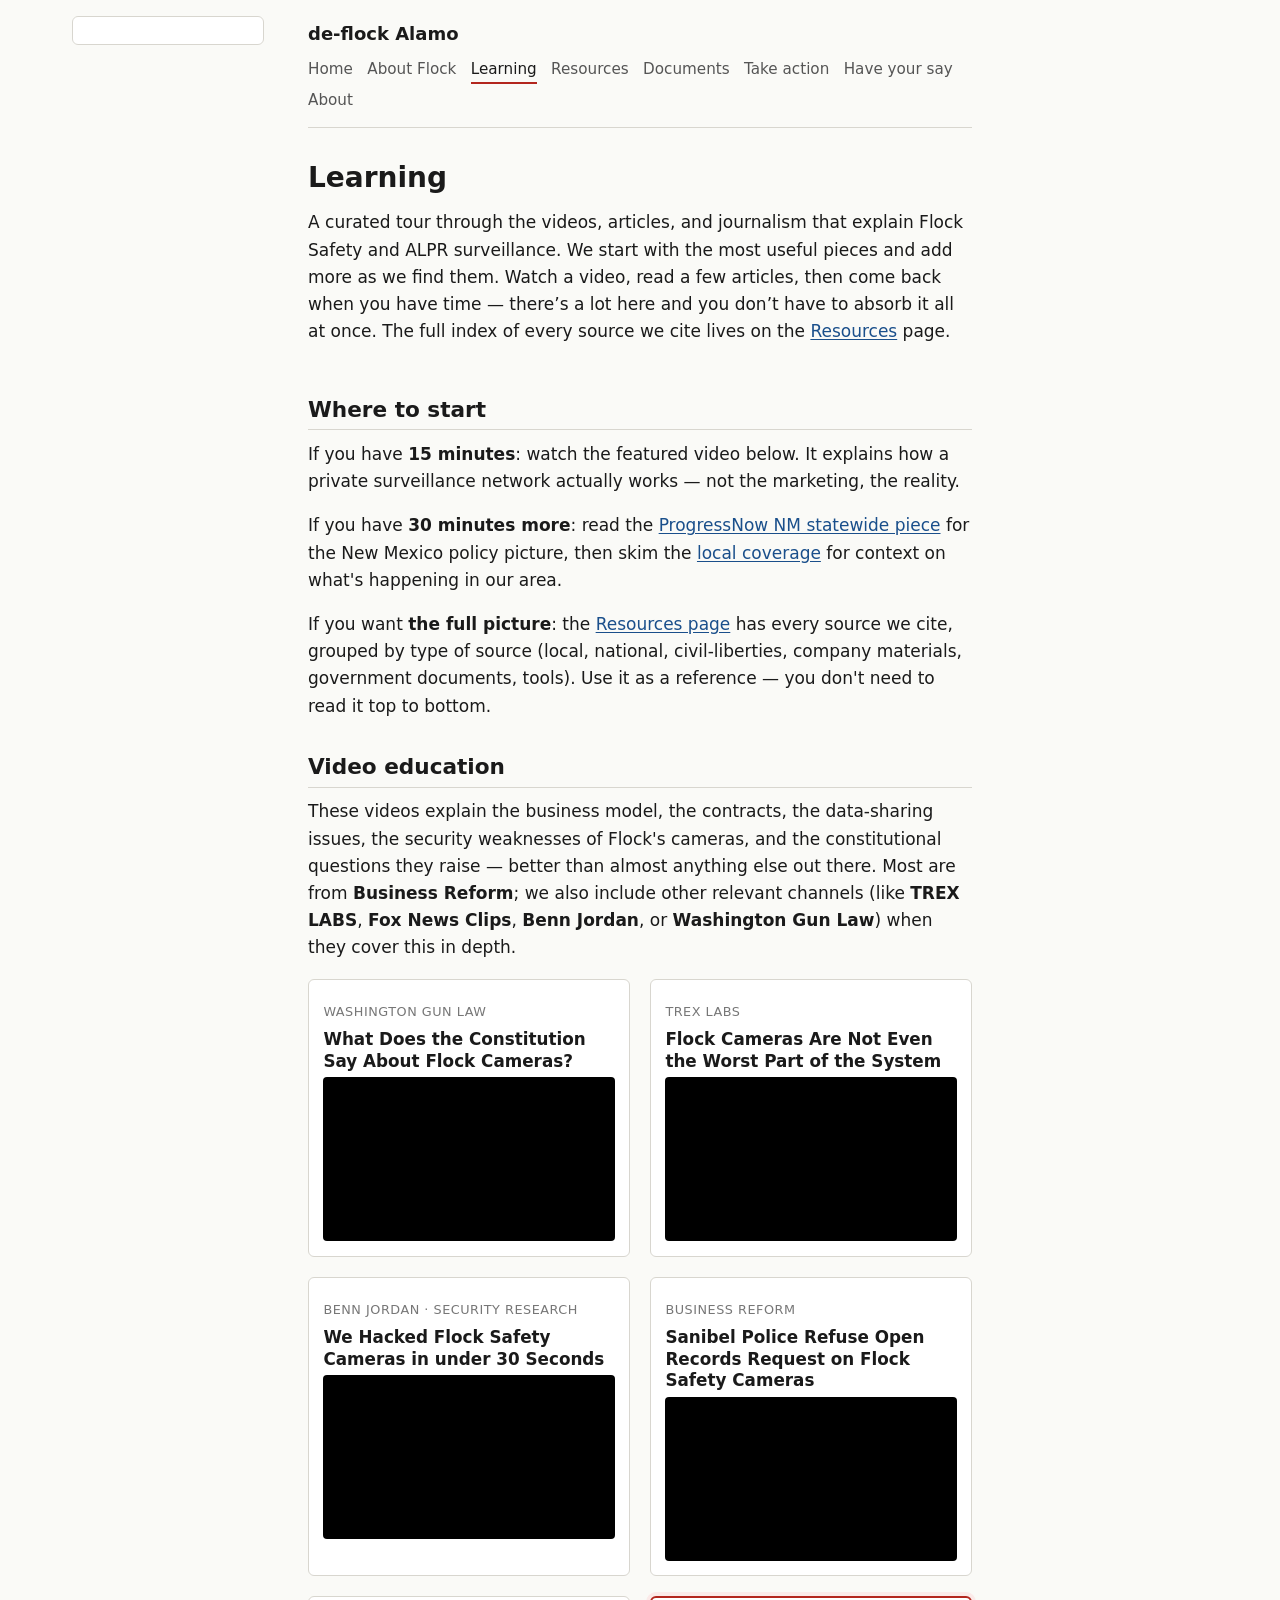
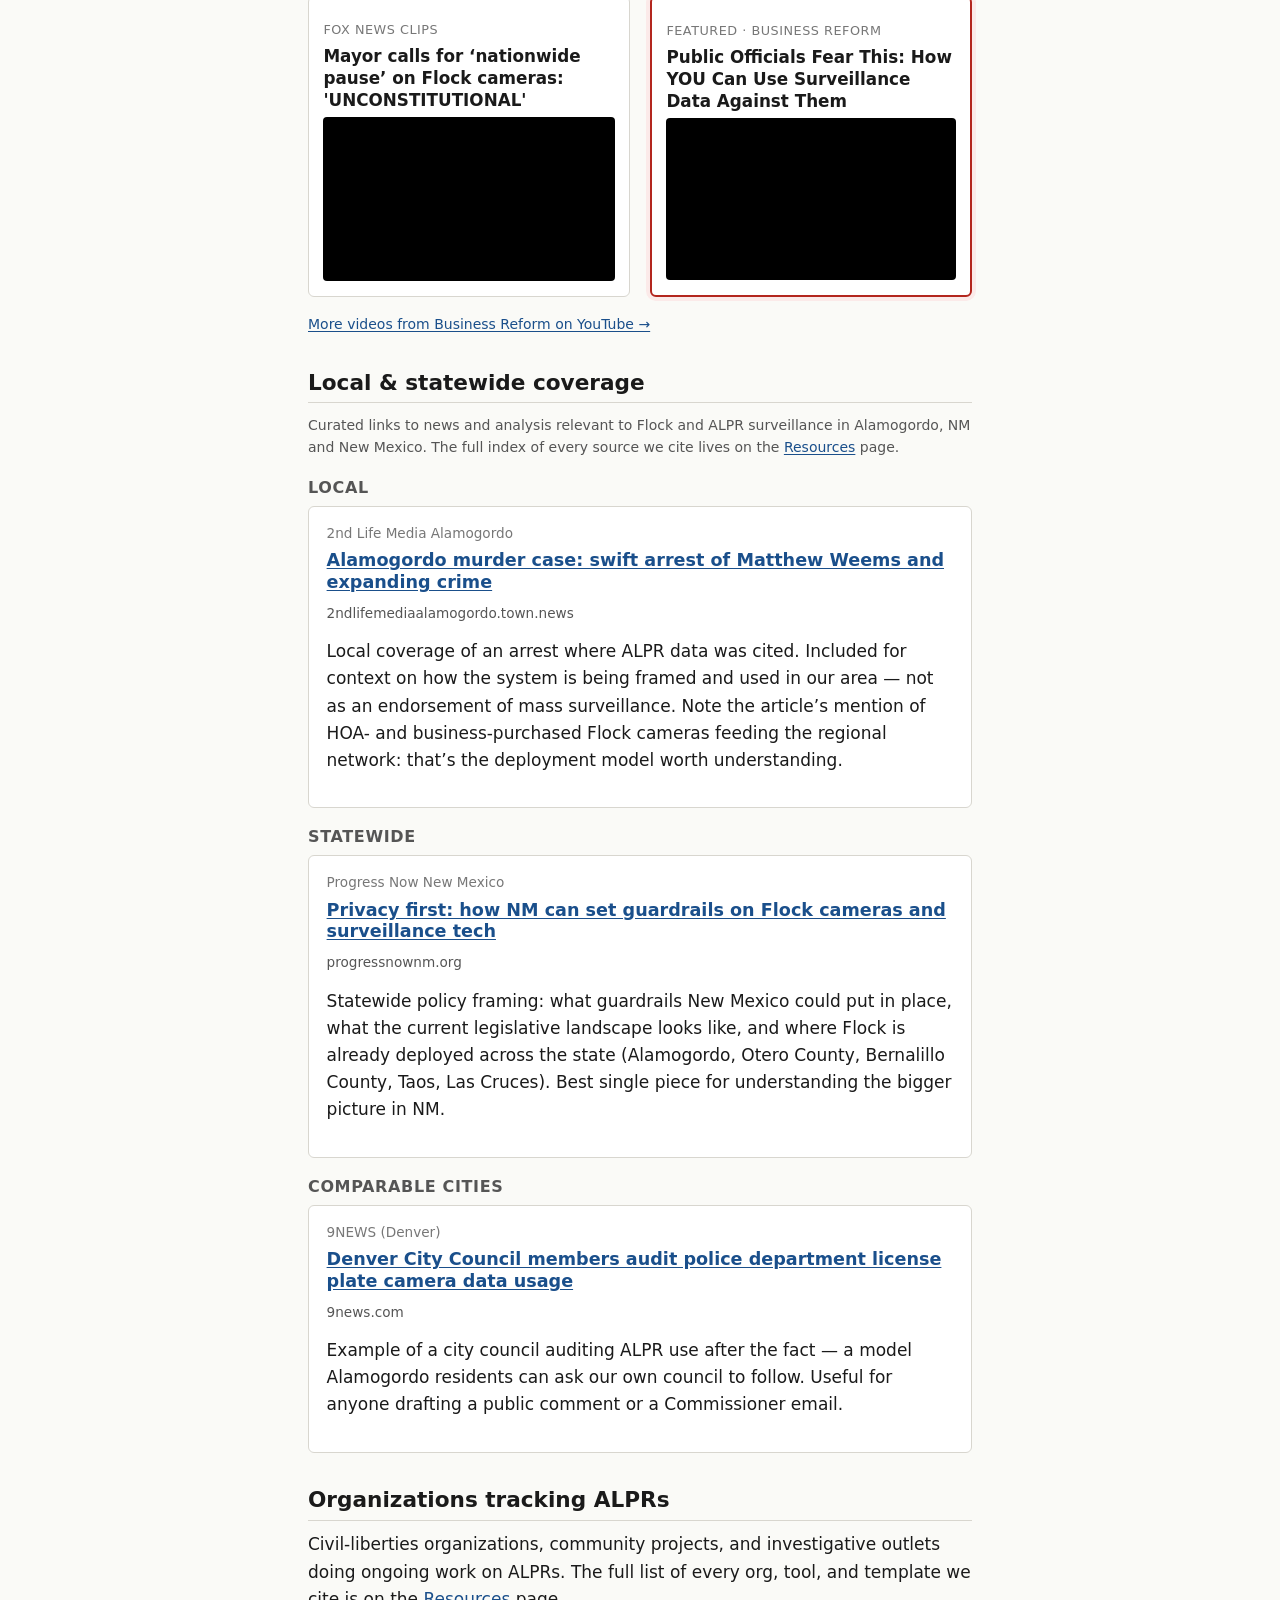
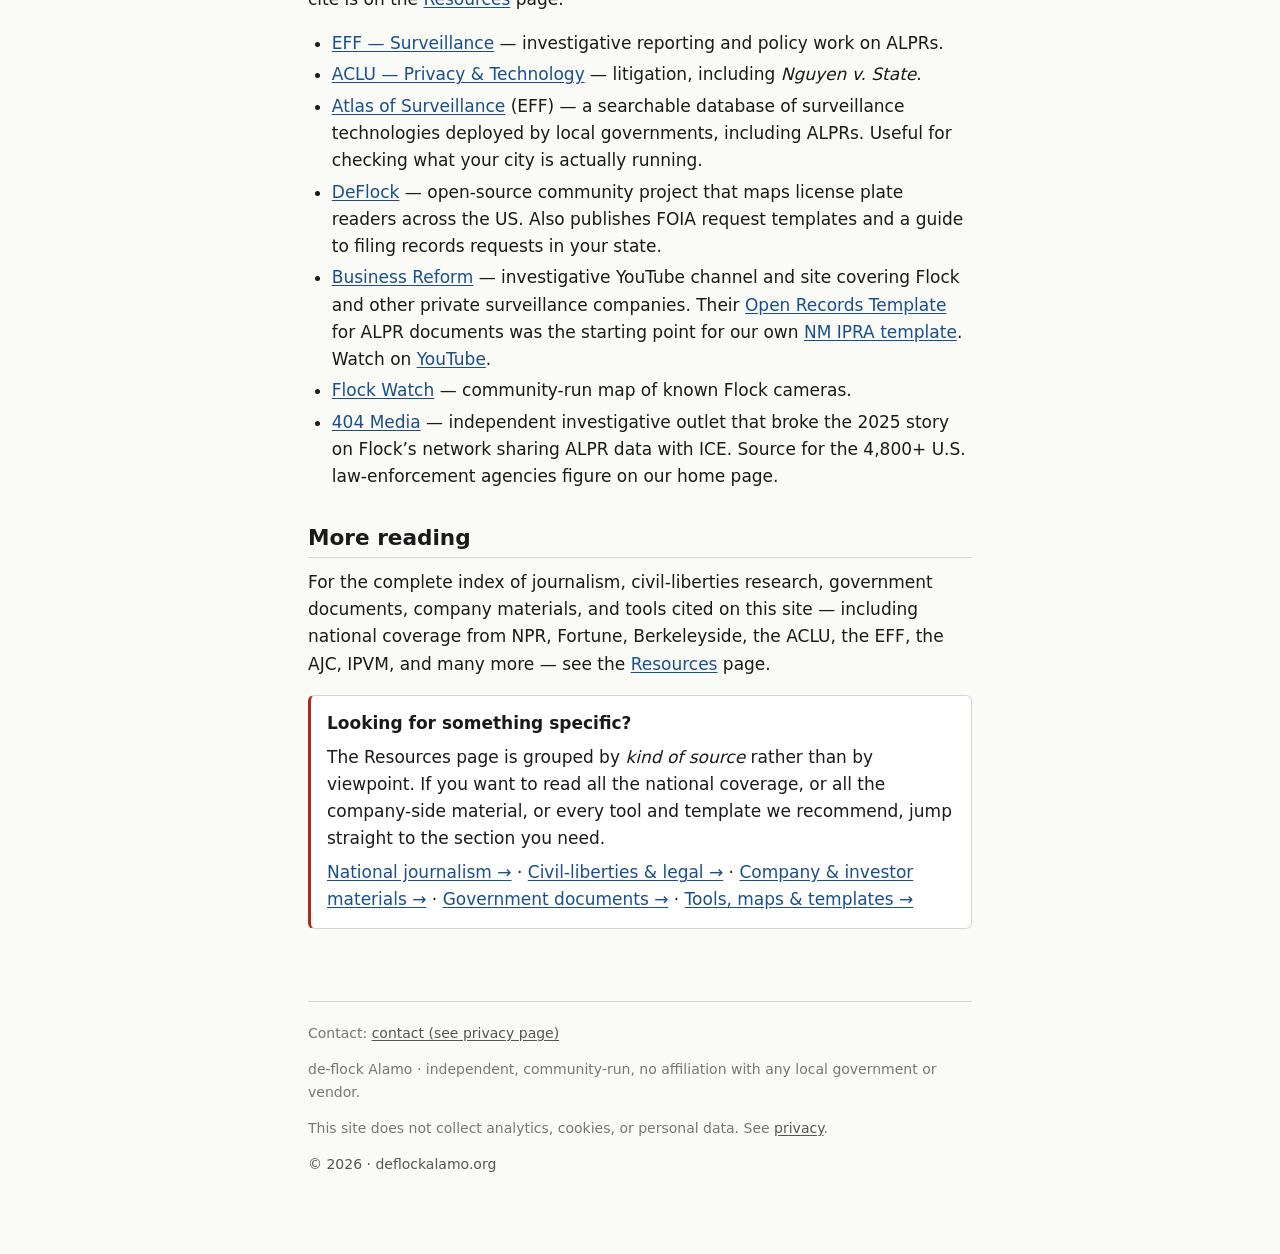
<file: learning.html>
<!doctype html>
<html lang="en">
<head>
  <meta charset="utf-8">
  <meta name="viewport" content="width=device-width, initial-scale=1">
  <title data-default="Learning">Learning</title>
  <meta name="description" content="Videos, articles, and journalism about Flock Safety and ALPR privacy — curated for residents of Alamogordo, NM.">
  <meta name="color-scheme" content="light dark">
  <link rel="stylesheet" href="assets/style.css">
  <link rel="icon" href="data:image/svg+xml,%3Csvg xmlns='http://www.w3.org/2000/svg' viewBox='0 0 64 64'%3E%3Crect width='64' height='64' rx='10' fill='%23b3261e'/%3E%3Ctext x='32' y='44' text-anchor='middle' font-family='system-ui' font-size='38' font-weight='700' fill='white'%3ED%3C/text%3E%3C/svg%3E">
  <style>
    /* --- Page layout: sticky in-page TOC on the left ------------------- */
    /* On wide screens, the TOC is pinned to the viewport's left edge
       (well outside the .site max-width column) so it doesn't shrink
       the prose column. On narrow screens it collapses into a <details>
       at the top of the article. */
    .learning-wrap {
      display: grid;
      grid-template-columns: 1fr;
      gap: 1.5rem;
    }
    @media (min-width: 60rem) {
      .learning-wrap {
        grid-template-columns: minmax(0, 1fr);
        align-items: start;
      }
    }
    .toc {
      background: var(--bg-elev);
      border: 1px solid var(--border);
      border-radius: var(--radius);
      padding: 0.85rem 1rem;
    }
    @media (min-width: 60rem) {
      .toc {
        position: fixed;
        top: 1rem;
        left: max(1.25rem, calc(50vw - 22rem - 12rem - 1.5rem));
        width: 12rem;
        max-height: calc(100vh - 2rem);
        overflow-y: auto;
      }
    }
    .toc h2 {
      font-size: 0.8rem;
      letter-spacing: 0.06em;
      text-transform: uppercase;
      color: var(--fg-muted);
      border-bottom: none;
      margin: 0 0 0.4rem;
      padding: 0;
    }
    .toc ol {
      list-style: none;
      padding: 0;
      margin: 0;
      counter-reset: toccount;
    }
    .toc li {
      counter-increment: toccount;
      margin: 0.1rem 0;
    }
    .toc a {
      display: block;
      padding: 0.25rem 0.4rem 0.25rem 1.5rem;
      position: relative;
      color: var(--fg-muted);
      text-decoration: none;
      border-left: 2px solid transparent;
      font-size: 0.95rem;
      line-height: 1.35;
      border-radius: 0 3px 3px 0;
    }
    .toc a::before {
      content: counter(toccount);
      position: absolute;
      left: 0.3rem;
      top: 0.25rem;
      font-size: 0.75rem;
      color: var(--fg-faint);
      font-variant-numeric: tabular-nums;
    }
    .toc a:hover { color: var(--fg); }
    .toc a.active {
      color: var(--fg);
      border-left-color: var(--accent);
      background: var(--accent-bg);
      font-weight: 600;
    }
    /* On narrow screens the TOC collapses into a <details> at the top */
    .toc-mobile summary {
      cursor: pointer;
      font-weight: 600;
      list-style: none;
      display: flex;
      align-items: center;
      justify-content: space-between;
    }
    .toc-mobile summary::-webkit-details-marker { display: none; }
    .toc-mobile summary::after {
      content: "▾";
      font-size: 0.85rem;
      color: var(--fg-muted);
      transition: transform 0.15s;
    }
    .toc-mobile[open] summary::after { transform: rotate(180deg); }
    @media (min-width: 60rem) {
      .toc-mobile summary { display: none; }
      .toc-mobile[open] .toc-list { display: block !important; }
    }
    /* On narrow screens the nav is hidden unless the <details> is open */
    @media (max-width: 59.999rem) {
      .toc-list { display: none; }
      .toc-mobile[open] .toc-list { display: block; }
    }

    /* --- Video embeds ---------------------------------------------------- */
    .video-grid {
      display: grid;
      grid-template-columns: 1fr;
      gap: 1.25rem;
    }
    @media (min-width: 48rem) {
      .video-grid { grid-template-columns: 1fr 1fr; }
    }
    .video-card {
      background: var(--bg-elev);
      border: 1px solid var(--border);
      border-radius: var(--radius);
      padding: 0.9rem;
    }
    .video-card.featured {
      border: 2px solid var(--accent);
      box-shadow: 0 0 0 4px var(--accent-bg);
    }
    .video-card h3 {
      margin: 0.4rem 0 0.3rem;
      font-size: 1.05rem;
      line-height: 1.3;
    }
    .video-card .meta {
      font-size: 0.8rem;
      color: var(--fg-faint);
      text-transform: uppercase;
      letter-spacing: 0.04em;
    }
    .video-card p { margin: 0.5rem 0 0; font-size: 0.95rem; }
    .embed {
      position: relative;
      width: 100%;
      padding-top: 56.25%; /* 16:9 */
      background: #000;
      border-radius: 4px;
      overflow: hidden;
    }
    .embed iframe {
      position: absolute;
      inset: 0;
      width: 100%;
      height: 100%;
      border: 0;
    }

    /* --- "Read more on Resources" card --------------------------------- */
    .read-more {
      border: 1px solid var(--border);
      border-left: 3px solid var(--accent);
      background: var(--bg-elev);
      border-radius: var(--radius);
      padding: 0.9rem 1rem;
      margin: 0.5rem 0 1.5rem;
      max-width: 42rem;
    }
    .read-more p { margin: 0 0 0.4rem; }
    .read-more p:last-child { margin-bottom: 0; }
  </style>
</head>
<body>
  <a href="#main" class="skip-link">Skip to content</a>
  <div class="site">
    <header class="site-header" id="site-header"></header>

    <main id="main">
      <h1>Learning</h1>
      <p>
        A curated tour through the videos, articles, and journalism that
        explain Flock Safety and ALPR surveillance. We start with the
        most useful pieces and add more as we find them. Watch a video,
        read a few articles, then come back when you have time &mdash;
        there&rsquo;s a lot here and you don&rsquo;t have to absorb it
        all at once. The full index of every source we cite lives on the
        <a href="resources.html">Resources</a> page.
      </p>

      <div class="learning-wrap">

        <!-- In-page table of contents (sticky on wide screens, collapsible on mobile) -->
        <details class="toc toc-mobile" aria-label="On this page">
          <summary>On this page</summary>
          <nav class="toc-list">
            <h2>On this page</h2>
            <ol>
              <li><a href="#start-h">Where to start</a></li>
              <li><a href="#video-h">Video education</a></li>
              <li><a href="#local-h">Local &amp; statewide</a></li>
              <li><a href="#orgs-h">Organizations</a></li>
              <li><a href="#more-h">More reading</a></li>
            </ol>
          </nav>
        </details>

        <div>

          <section aria-labelledby="start-h">
            <h2 id="start-h">Where to start</h2>
            <p>
              If you have <strong>15 minutes</strong>: watch the featured
              video below. It explains how a private surveillance network
              actually works &mdash; not the marketing, the reality.
            </p>
            <p>
              If you have <strong>30 minutes more</strong>: read the
              <a href="https://progressnownm.org/privacy-first-heres-how-nm-can-set-guardrails-on-flock-cameras-and-surveillance-tech/">ProgressNow NM statewide piece</a>
              for the New Mexico policy picture, then skim the
              <a href="#local-h">local coverage</a> for context on what's
              happening in our area.
            </p>
            <p>
              If you want <strong>the full picture</strong>: the
              <a href="resources.html">Resources page</a> has every source
              we cite, grouped by type of source (local, national,
              civil-liberties, company materials, government documents,
              tools). Use it as a reference &mdash; you don't need to read
              it top to bottom.
            </p>
          </section>

          <section aria-labelledby="video-h">
            <h2 id="video-h">Video education</h2>
            <p>
              These videos explain the business model, the contracts, the
              data-sharing issues, the security weaknesses of Flock's cameras,
              and the constitutional questions they raise — better than almost
              anything else out there. Most are from <strong>Business Reform</strong>;
              we also include other relevant channels (like <strong>TREX
              LABS</strong>, <strong>Fox News Clips</strong>, <strong>Benn
              Jordan</strong>, or <strong>Washington Gun Law</strong>) when
              they cover this in depth.
            </p>

            <div class="video-grid">

              <article class="video-card">
                <p class="meta">Washington Gun Law</p>
                <h3>What Does the Constitution Say About Flock Cameras?</h3>
                <div class="embed">
                  <iframe
                    src="https://www.youtube-nocookie.com/embed/W_SRMHYMHAQ"
                    title="What Does the Constitution Say About Flock Cameras?"
                    loading="lazy"
                    referrerpolicy="strict-origin-when-cross-origin"
                    allow="accelerometer; clipboard-write; encrypted-media; gyroscope; picture-in-picture"
                    allowfullscreen></iframe>
                </div>
              </article>

              <article class="video-card">
                <p class="meta">TREX LABS</p>
                <h3>Flock Cameras Are Not Even the Worst Part of the System</h3>
                <div class="embed">
                  <iframe
                    src="https://www.youtube-nocookie.com/embed/N2-bxmWOH4U?start=358"
                    title="Flock Cameras Are Not Even the Worst Part of the System"
                    loading="lazy"
                    referrerpolicy="strict-origin-when-cross-origin"
                    allow="accelerometer; clipboard-write; encrypted-media; gyroscope; picture-in-picture; web-share"
                    allowfullscreen></iframe>
                </div>
              </article>

              <article class="video-card">
                <p class="meta">Benn Jordan &middot; Security research</p>
                <h3>We Hacked Flock Safety Cameras in under 30 Seconds</h3>
                <div class="embed">
                  <iframe
                    src="https://www.youtube-nocookie.com/embed/uB0gr7Fh6lY"
                    title="We Hacked Flock Safety Cameras in under 30 Seconds — security research by Benn Jordan"
                    loading="lazy"
                    referrerpolicy="strict-origin-when-cross-origin"
                    allow="accelerometer; clipboard-write; encrypted-media; gyroscope; picture-in-picture; web-share"
                    allowfullscreen></iframe>
                </div>
              </article>

              <article class="video-card">
                <p class="meta">Business Reform</p>
                <h3>Sanibel Police Refuse Open Records Request on Flock Safety Cameras</h3>
                <div class="embed">
                  <iframe
                    src="https://www.youtube-nocookie.com/embed/mKr3Acrovio"
                    title="Sanibel Police Dept Refuse Open Records Request on Flock Safety Cameras"
                    loading="lazy"
                    referrerpolicy="strict-origin-when-cross-origin"
                    allow="accelerometer; clipboard-write; encrypted-media; gyroscope; picture-in-picture"
                    allowfullscreen></iframe>
                </div>
              </article>

              <article class="video-card">
                <p class="meta">Fox News Clips</p>
                <h3>Mayor calls for ‘nationwide pause’ on Flock cameras: 'UNCONSTITUTIONAL'</h3>
                <div class="embed">
                  <iframe
                    src="https://www.youtube-nocookie.com/embed/ddHS3ijbauA"
                    title="Mayor calls for nationwide pause on Flock cameras: UNCONSTITUTIONAL"
                    loading="lazy"
                    referrerpolicy="strict-origin-when-cross-origin"
                    allow="accelerometer; clipboard-write; encrypted-media; gyroscope; picture-in-picture"
                    allowfullscreen></iframe>
                </div>
              </article>

              <article class="video-card featured">
                <p class="meta">Featured &middot; Business Reform</p>
                <h3>Public Officials Fear This: How YOU Can Use Surveillance Data Against Them</h3>
                <div class="embed">
                  <iframe
                    src="https://www.youtube-nocookie.com/embed/ZMWRFjB-3UE"
                    title="Public Officials Fear This: How YOU Can Use Surveillance Data Against Them"
                    loading="lazy"
                    referrerpolicy="strict-origin-when-cross-origin"
                    allow="accelerometer; clipboard-write; encrypted-media; gyroscope; picture-in-picture"
                    allowfullscreen></iframe>
                </div>
              </article>

            </div>

            <p class="small" style="margin-top:1rem">
              <a href="https://www.youtube.com/@BusinessReform" rel="noopener">
                More videos from Business Reform on YouTube &rarr;
              </a>
            </p>
          </section>

          <section aria-labelledby="local-h">
            <h2 id="local-h">Local &amp; statewide coverage</h2>
            <p class="small">
              Curated links to news and analysis relevant to Flock and ALPR
              surveillance in
              <span data-cfg="area">our area</span> and New Mexico. The
              full index of every source we cite lives on the
              <a href="resources.html#local">Resources</a> page.
            </p>

            <h3 style="margin-top:1.2rem; border:none; padding:0; font-size:1rem; text-transform:uppercase; letter-spacing:0.04em; color:var(--fg-muted)">Local</h3>
            <article class="card">
              <p class="meta">2nd Life Media Alamogordo</p>
              <h3><a data-ext="localMurderCase" href="#">Alamogordo murder case: swift arrest of Matthew Weems and expanding crime</a></h3>
              <p class="source">2ndlifemediaalamogordo.town.news</p>
              <p>
                Local coverage of an arrest where ALPR data was cited.
                Included for context on how the system is being framed and
                used in our area &mdash; not as an endorsement of mass
                surveillance. Note the article&rsquo;s mention of HOA- and
                business-purchased Flock cameras feeding the regional
                network: that&rsquo;s the deployment model worth
                understanding.
              </p>
            </article>

            <h3 style="margin-top:1.2rem; border:none; padding:0; font-size:1rem; text-transform:uppercase; letter-spacing:0.04em; color:var(--fg-muted)">Statewide</h3>
            <article class="card">
              <p class="meta">Progress Now New Mexico</p>
              <h3><a data-ext="nmGuardrails" href="#">Privacy first: how NM can set guardrails on Flock cameras and surveillance tech</a></h3>
              <p class="source">progressnownm.org</p>
              <p>
                Statewide policy framing: what guardrails New Mexico could
                put in place, what the current legislative landscape looks
                like, and where Flock is already deployed across the state
                (Alamogordo, Otero County, Bernalillo County, Taos, Las
                Cruces). Best single piece for understanding the bigger
                picture in NM.
              </p>
            </article>

            <h3 style="margin-top:1.2rem; border:none; padding:0; font-size:1rem; text-transform:uppercase; letter-spacing:0.04em; color:var(--fg-muted)">Comparable cities</h3>
            <article class="card">
              <p class="meta">9NEWS (Denver)</p>
              <h3><a data-ext="denverAudit" href="#">Denver City Council members audit police department license plate camera data usage</a></h3>
              <p class="source">9news.com</p>
              <p>
                Example of a city council auditing ALPR use after the fact
                &mdash; a model Alamogordo residents can ask our own
                council to follow. Useful for anyone drafting a public
                comment or a Commissioner email.
              </p>
            </article>
          </section>

          <section aria-labelledby="orgs-h">
            <h2 id="orgs-h">Organizations tracking ALPRs</h2>
            <p>
              Civil-liberties organizations, community projects, and
              investigative outlets doing ongoing work on ALPRs. The full
              list of every org, tool, and template we cite is on the
              <a href="resources.html#tools">Resources</a> page.
            </p>
            <ul>
              <li>
                <a href="https://www.eff.org/issues/surveillance-technologies">EFF &mdash; Surveillance</a> &mdash;
                investigative reporting and policy work on ALPRs.
              </li>
              <li>
                <a href="https://www.aclu.org/news/privacy-technology">ACLU &mdash; Privacy &amp; Technology</a> &mdash;
                litigation, including <em>Nguyen v. State</em>.
              </li>
              <li>
                <a href="https://www.atlasofsurveillance.org/">Atlas of Surveillance</a> (EFF) &mdash; a
                searchable database of surveillance technologies deployed by local
                governments, including ALPRs. Useful for checking what your city is
                actually running.
              </li>
              <li>
                <a href="https://deflock.org/foia">DeFlock</a> &mdash; open-source community project
                that maps license plate readers across the US. Also publishes FOIA request
                templates and a guide to filing records requests in your state.
              </li>
              <li>
                <a href="https://businessreform.org/">Business Reform</a> &mdash; investigative
                YouTube channel and site covering Flock and other private surveillance
                companies. Their
                <a href="https://businessreform.org/open-records-template">Open Records Template</a>
                for ALPR documents was the starting point for our own
                <a href="take-action.html#foia">NM IPRA template</a>. Watch on
                <a href="https://www.youtube.com/@BusinessReform" rel="noopener">YouTube</a>.
              </li>
              <li>
                <a href="https://flockvwatch.org/">Flock Watch</a> &mdash; community-run map of
                known Flock cameras.
              </li>
              <li>
                <a href="https://www.404media.co/">404 Media</a> &mdash; independent
                investigative outlet that broke the 2025 story on Flock&rsquo;s
                network sharing ALPR data with ICE. Source for the 4,800+
                U.S. law-enforcement agencies figure on our home page.
              </li>
            </ul>
          </section>

          <section aria-labelledby="more-h">
            <h2 id="more-h">More reading</h2>
            <p>
              For the complete index of journalism, civil-liberties
              research, government documents, company materials, and tools
              cited on this site &mdash; including national coverage from
              NPR, Fortune, Berkeleyside, the ACLU, the EFF, the AJC,
              IPVM, and many more &mdash; see the
              <a href="resources.html">Resources</a> page.
            </p>

            <div class="read-more">
              <p><strong>Looking for something specific?</strong></p>
              <p>
                The Resources page is grouped by <em>kind of source</em>
                rather than by viewpoint. If you want to read all the
                national coverage, or all the company-side material, or
                every tool and template we recommend, jump straight to the
                section you need.
              </p>
              <p>
                <a href="resources.html#national">National journalism &rarr;</a>
                &middot;
                <a href="resources.html#civlib">Civil-liberties &amp; legal &rarr;</a>
                &middot;
                <a href="resources.html#company">Company &amp; investor materials &rarr;</a>
                &middot;
                <a href="resources.html#government">Government documents &rarr;</a>
                &middot;
                <a href="resources.html#tools">Tools, maps &amp; templates &rarr;</a>
              </p>
            </div>
          </section>

        </div>
      </div>

    </main>

    <footer class="site-footer" id="site-footer"></footer>
  </div>

  <script src="_config.js"></script>
  <script src="assets/layout.js"></script>
  <script>
    // In-page TOC: scroll-spy + mobile open/close
    (function () {
      var aside = document.querySelector(".toc-mobile");
      if (!aside) return;
      var navList = aside.querySelector(".toc-list");
      var links = Array.from(aside.querySelectorAll("a[href^='#']"));
      var ids = links.map(function (a) { return a.getAttribute("href").slice(1); });

      // Show nav list on wide screens (CSS only handles the default; on wide we keep it open)
      function syncMobileDefault() {
        if (window.matchMedia("(min-width: 60rem)").matches) {
          navList.style.display = "";
        } else {
          // start closed on mobile
          if (!aside.hasAttribute("data-touched")) {
            aside.open = false;
            navList.style.display = "none";
          }
        }
      }
      syncMobileDefault();
      window.addEventListener("resize", syncMobileDefault);
      aside.addEventListener("toggle", function () {
        aside.setAttribute("data-touched", "1");
        if (aside.open) {
          navList.style.display = "";
        } else if (!window.matchMedia("(min-width: 60rem)").matches) {
          navList.style.display = "none";
        }
      });

      // Scroll-spy: highlight the link whose target is closest above the viewport top
      var targets = ids
        .map(function (id) { return document.getElementById(id); })
        .filter(Boolean);

      function setActive(idx) {
        links.forEach(function (a, i) { a.classList.toggle("active", i === idx); });
      }

      function update() {
        if (!targets.length) return;
        var fromTop = window.scrollY + 120; // offset for sticky header
        var current = 0;
        for (var i = 0; i < targets.length; i++) {
          if (targets[i].offsetTop <= fromTop) current = i;
        }
        setActive(current);
      }
      update();
      window.addEventListener("scroll", update, { passive: true });
      window.addEventListener("hashchange", update);
    })();

    // data-cfg / data-ext wiring — keys resolve against `resources` first,
    // then fall back to legacy `articles` and `links` objects in SITE_CONFIG.
    document.addEventListener("DOMContentLoaded", function () {
      var C = window.SITE_CONFIG || {};
      document.querySelectorAll("[data-cfg]").forEach(function (el) {
        var key = el.getAttribute("data-cfg");
        if (C[key] != null) el.textContent = C[key];
      });
      function resolveUrl(key) {
        if (C.resources && C.resources[key] && C.resources[key].url) return C.resources[key].url;
        if (C.articles  && C.articles[key]  && C.articles[key].url)  return C.articles[key].url;
        if (C.links     && C.links[key])                              return C.links[key];
        return null;
      }
      document.querySelectorAll("[data-ext]").forEach(function (el) {
        var url = resolveUrl(el.getAttribute("data-ext"));
        if (url) el.setAttribute("href", url);
      });
    });
  </script>
</body>
</html>
</file>
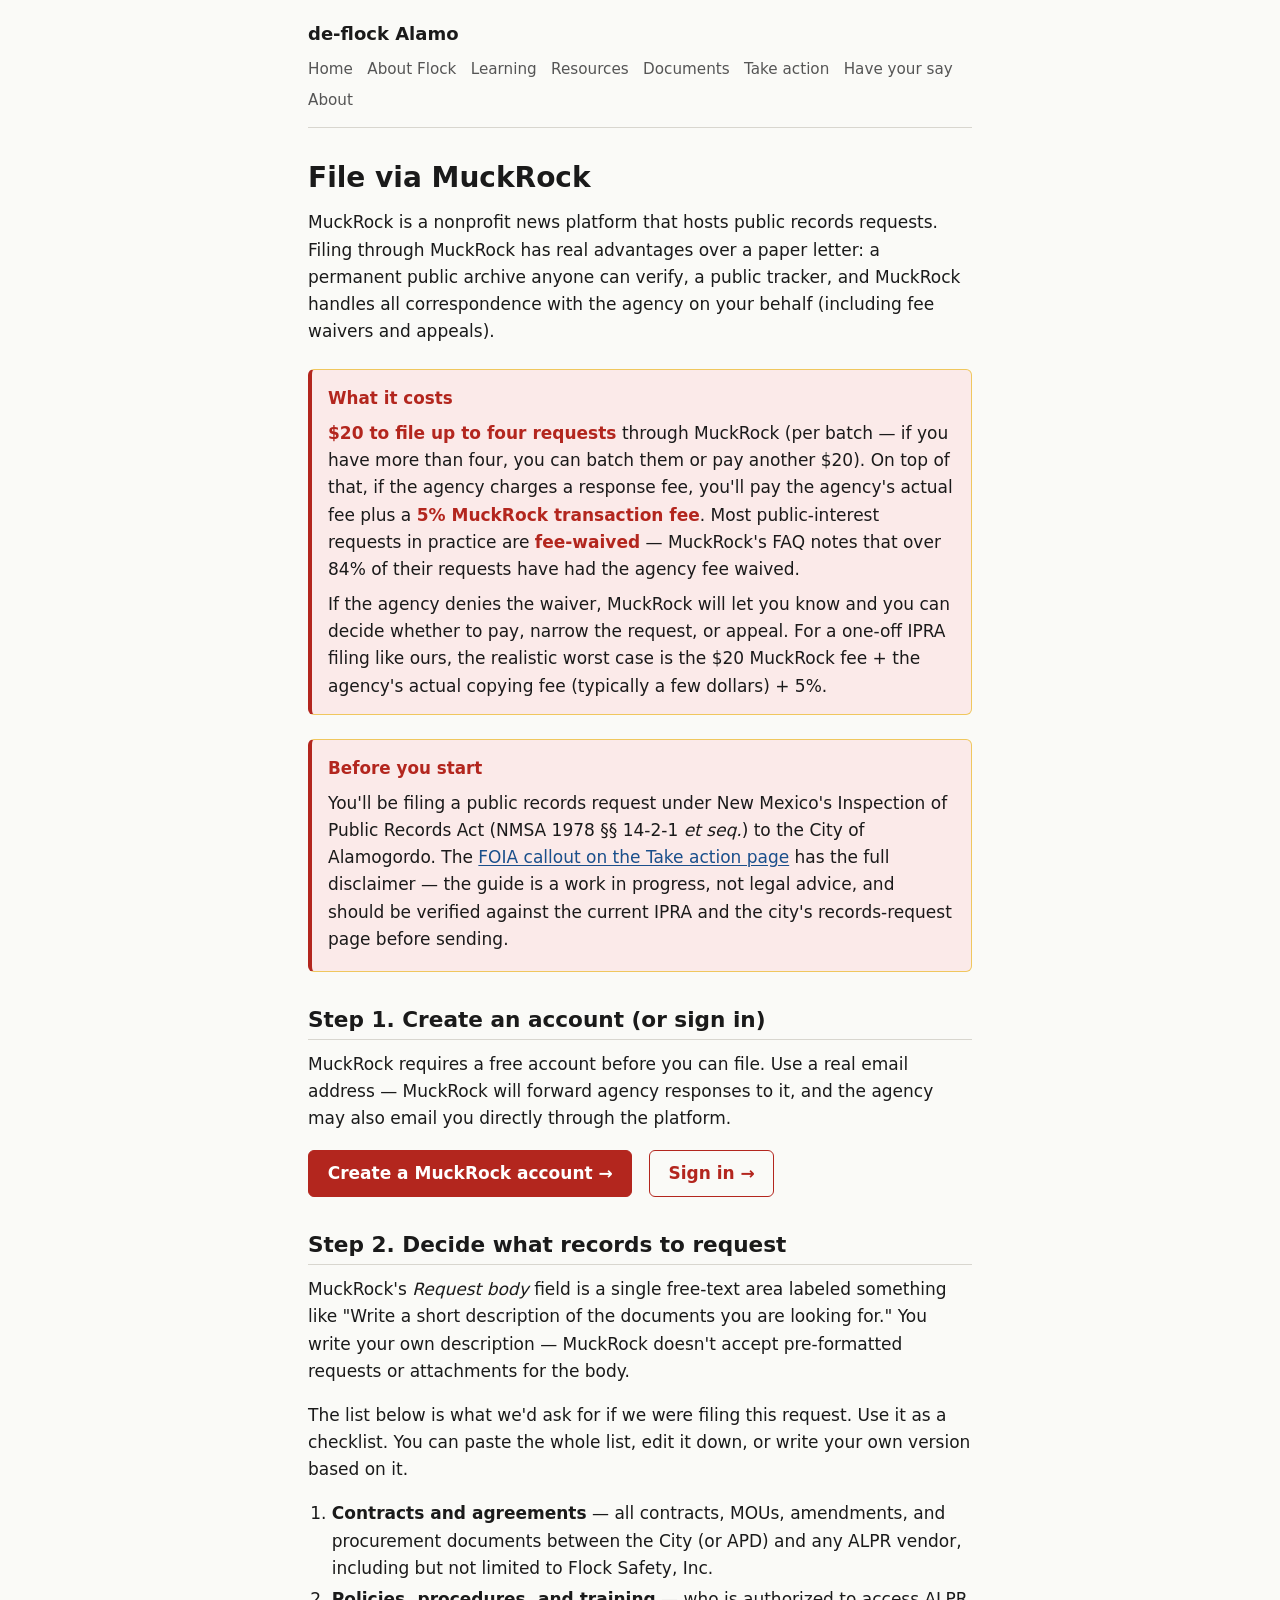
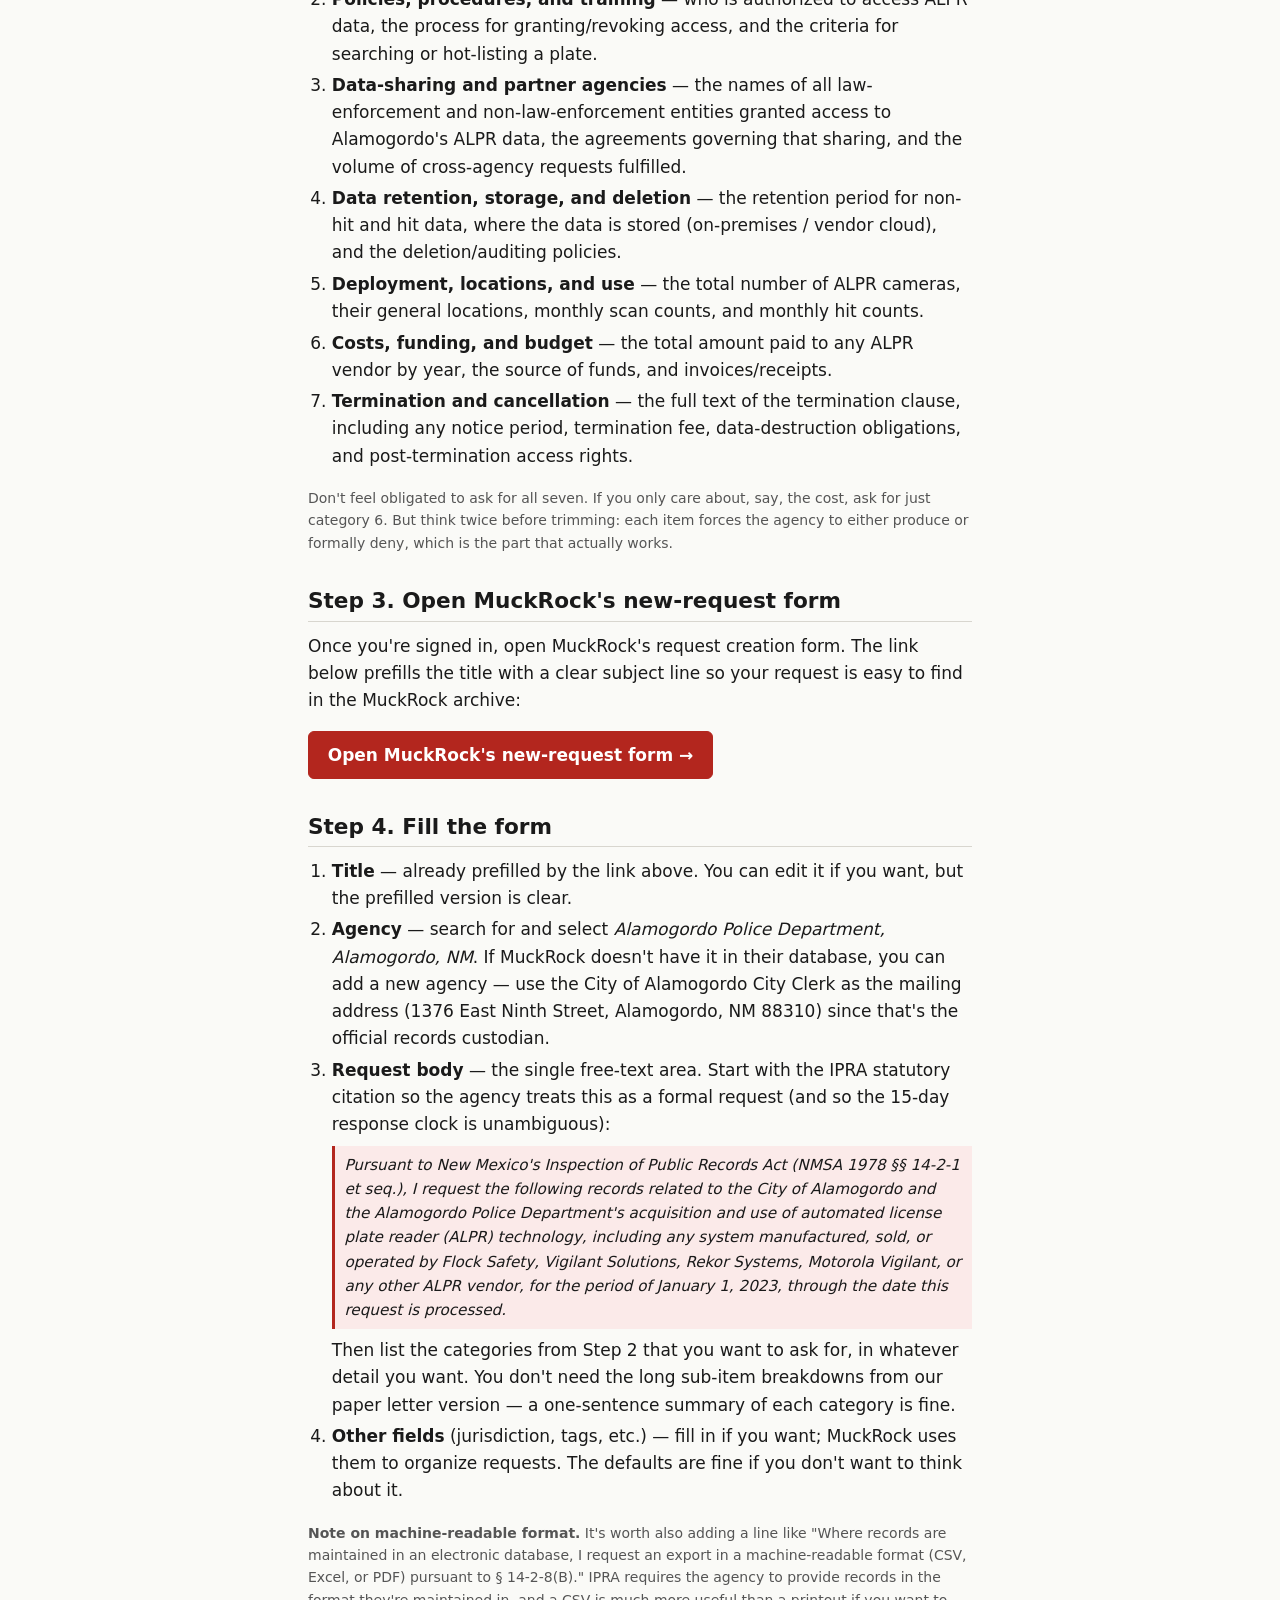
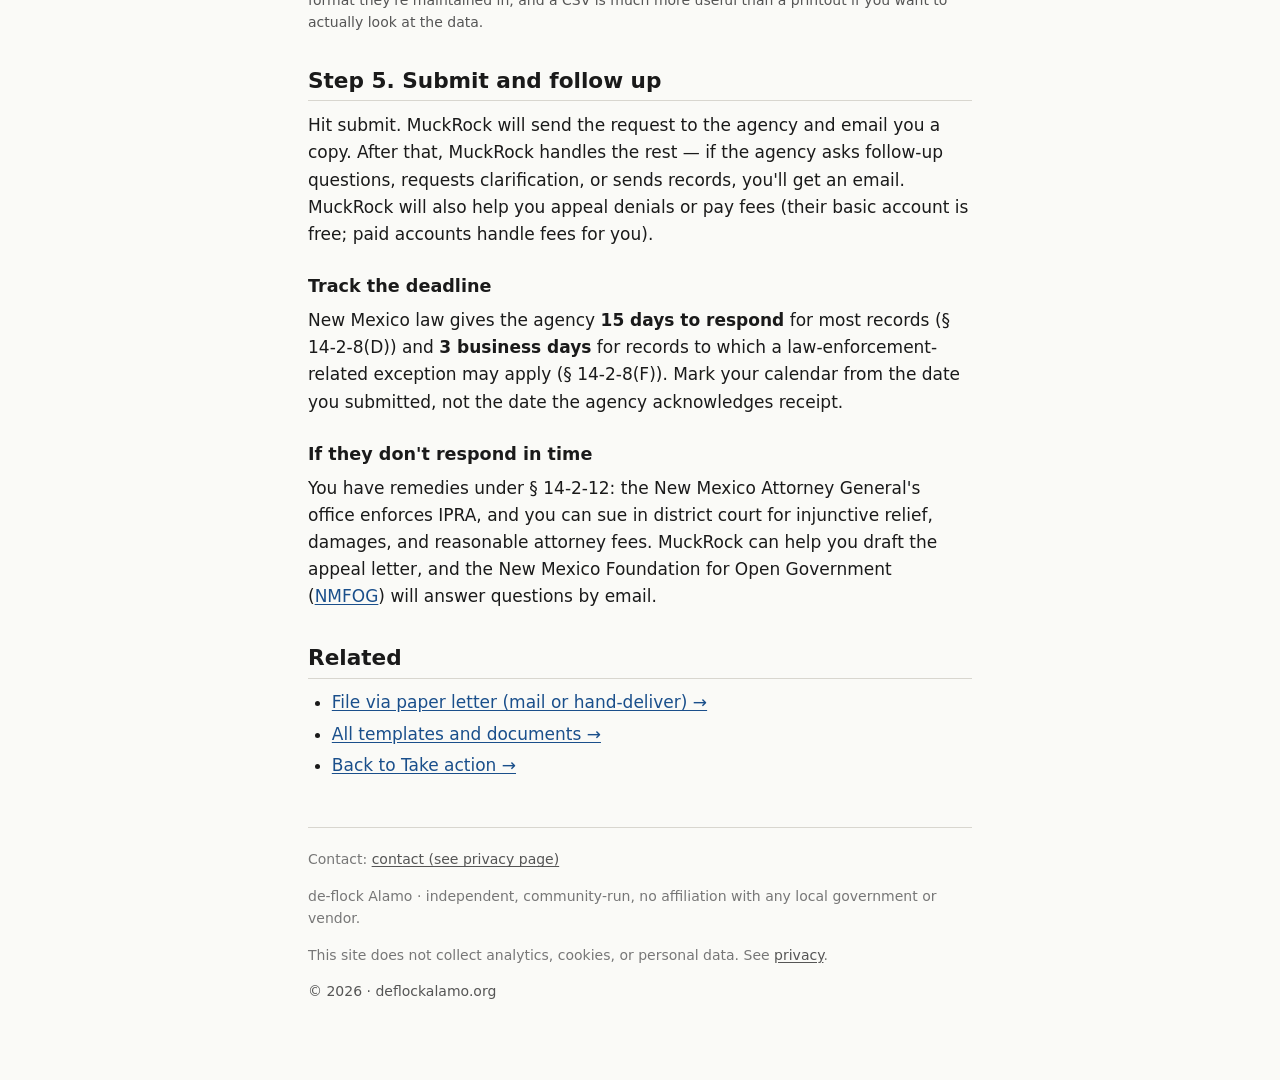
<file: muckrock.html>
<!doctype html>
<html lang="en">
<head>
  <meta charset="utf-8">
  <meta name="viewport" content="width=device-width, initial-scale=1">
  <title data-default="File via MuckRock">File via MuckRock</title>
  <meta name="description" content="What MuckRock is, what it costs, and how to file an IPRA request through their platform.">
  <meta name="color-scheme" content="light dark">
  <link rel="stylesheet" href="assets/style.css">
  <link rel="icon" href="data:image/svg+xml,%3Csvg xmlns='http://www.w3.org/2000/svg' viewBox='0 0 64 64'%3E%3Crect width='64' height='64' rx='10' fill='%23b3261e'/%3E%3Ctext x='32' y='44' text-anchor='middle' font-family='system-ui' font-size='38' font-weight='700' fill='white'%3ED%3C/text%3E%3C/svg%3E">
</head>
<body>
  <a href="#main" class="skip-link">Skip to content</a>
  <div class="site">
    <header class="site-header" id="site-header"></header>

    <main id="main">
      <h1>File via MuckRock</h1>
      <p>
        MuckRock is a nonprofit news platform that hosts public records requests. Filing
        through MuckRock has real advantages over a paper letter: a permanent public
        archive anyone can verify, a public tracker, and MuckRock handles all
        correspondence with the agency on your behalf (including fee waivers and
        appeals).
      </p>

      <div class="callout" id="what-it-costs" style="border-left: 4px solid var(--accent); background: var(--accent-bg); margin-top: 1.5rem">
        <strong style="font-size: 1.05rem">What it costs</strong>
        <p style="margin: 0.5rem 0 0.25rem">
          <strong>$20 to file up to four requests</strong> through MuckRock (per batch &mdash; if
          you have more than four, you can batch them or pay another $20). On top of that, if
          the agency charges a response fee, you'll pay the agency's actual fee plus a
          <strong>5% MuckRock transaction fee</strong>. Most public-interest requests in
          practice are <strong>fee-waived</strong> &mdash; MuckRock's FAQ notes that over 84%
          of their requests have had the agency fee waived.
        </p>
        <p style="margin: 0.5rem 0 0">
          If the agency denies the waiver, MuckRock will let you know and you can decide
          whether to pay, narrow the request, or appeal. For a one-off IPRA filing like ours,
          the realistic worst case is the $20 MuckRock fee + the agency's actual copying fee
          (typically a few dollars) + 5%.
        </p>
      </div>

      <div class="callout" style="border-left: 4px solid var(--accent); background: var(--accent-bg); margin-top: 1.5rem">
        <strong style="font-size: 1.05rem">Before you start</strong>
        <p style="margin: 0.5rem 0 0.25rem">
          You'll be filing a public records request under New Mexico's Inspection of Public
          Records Act (NMSA 1978 &sect;&sect; 14-2-1 <em>et seq.</em>) to the City of Alamogordo.
          The <a href="take-action.html#foia">FOIA callout on the Take action page</a> has the
          full disclaimer &mdash; the guide is a work in progress, not legal advice, and
          should be verified against the current IPRA and the city's records-request page
          before sending.
        </p>
      </div>

      <section aria-labelledby="step-1-h">
        <h2 id="step-1-h">Step 1. Create an account (or sign in)</h2>
        <p>
          MuckRock requires a free account before you can file. Use a real email address &mdash;
          MuckRock will forward agency responses to it, and the agency may also email you
          directly through the platform.
        </p>
        <p>
          <a class="btn" href="https://www.muckrock.com/accounts/signup/" target="_blank" rel="noopener">Create a MuckRock account &rarr;</a>
          &nbsp;
          <a class="btn secondary" href="https://www.muckrock.com/accounts/login/" target="_blank" rel="noopener">Sign in &rarr;</a>
        </p>
      </section>

      <section aria-labelledby="step-2-h">
        <h2 id="step-2-h">Step 2. Decide what records to request</h2>
        <p>
          MuckRock's <em>Request body</em> field is a single free-text area labeled something
          like "Write a short description of the documents you are looking for." You write
          your own description &mdash; MuckRock doesn't accept pre-formatted requests or
          attachments for the body.
        </p>
        <p>
          The list below is what we'd ask for if we were filing this request. Use it as a
          checklist. You can paste the whole list, edit it down, or write your own version
          based on it.
        </p>
        <ol>
          <li><strong>Contracts and agreements</strong> &mdash; all contracts, MOUs, amendments, and procurement documents between the City (or APD) and any ALPR vendor, including but not limited to Flock Safety, Inc.</li>
          <li><strong>Policies, procedures, and training</strong> &mdash; who is authorized to access ALPR data, the process for granting/revoking access, and the criteria for searching or hot-listing a plate.</li>
          <li><strong>Data-sharing and partner agencies</strong> &mdash; the names of all law-enforcement and non-law-enforcement entities granted access to Alamogordo's ALPR data, the agreements governing that sharing, and the volume of cross-agency requests fulfilled.</li>
          <li><strong>Data retention, storage, and deletion</strong> &mdash; the retention period for non-hit and hit data, where the data is stored (on-premises / vendor cloud), and the deletion/auditing policies.</li>
          <li><strong>Deployment, locations, and use</strong> &mdash; the total number of ALPR cameras, their general locations, monthly scan counts, and monthly hit counts.</li>
          <li><strong>Costs, funding, and budget</strong> &mdash; the total amount paid to any ALPR vendor by year, the source of funds, and invoices/receipts.</li>
          <li><strong>Termination and cancellation</strong> &mdash; the full text of the termination clause, including any notice period, termination fee, data-destruction obligations, and post-termination access rights.</li>
        </ol>
        <p class="small">
          Don't feel obligated to ask for all seven. If you only care about, say, the cost,
          ask for just category 6. But think twice before trimming: each item forces the
          agency to either produce or formally deny, which is the part that actually works.
        </p>
      </section>

      <section aria-labelledby="step-3-h">
        <h2 id="step-3-h">Step 3. Open MuckRock's new-request form</h2>
        <p>
          Once you're signed in, open MuckRock's request creation form. The link below
          prefills the title with a clear subject line so your request is easy to find
          in the MuckRock archive:
        </p>
        <p>
          <a class="btn" href="https://www.muckrock.com/foi/create/?title=IPRA%20Request%20%E2%80%94%20ALPR%20Records%20%E2%80%94%20City%20of%20Alamogordo%2C%20NM" target="_blank" rel="noopener">Open MuckRock's new-request form &rarr;</a>
        </p>
      </section>

      <section aria-labelledby="step-4-h">
        <h2 id="step-4-h">Step 4. Fill the form</h2>
        <ol>
          <li>
            <strong>Title</strong> &mdash; already prefilled by the link above. You can edit
            it if you want, but the prefilled version is clear.
          </li>
          <li>
            <strong>Agency</strong> &mdash; search for and select
            <em>Alamogordo Police Department, Alamogordo, NM</em>. If MuckRock doesn't have
            it in their database, you can add a new agency &mdash; use the City of Alamogordo
            City Clerk as the mailing address (1376 East Ninth Street, Alamogordo, NM 88310)
            since that's the official records custodian.
          </li>
          <li>
            <strong>Request body</strong> &mdash; the single free-text area. Start with the
            IPRA statutory citation so the agency treats this as a formal request (and so
            the 15-day response clock is unambiguous):
            <blockquote style="margin: 0.5rem 0; padding: 0.4rem 0.6rem; background: var(--accent-bg); border-left: 3px solid var(--accent); font-size: 0.95rem">
              Pursuant to New Mexico's Inspection of Public Records Act (NMSA 1978
              &sect;&sect; 14-2-1 <em>et seq.</em>), I request the following records
              related to the City of Alamogordo and the Alamogordo Police Department's
              acquisition and use of automated license plate reader (ALPR) technology,
              including any system manufactured, sold, or operated by Flock Safety,
              Vigilant Solutions, Rekor Systems, Motorola Vigilant, or any other ALPR
              vendor, for the period of January 1, 2023, through the date this request is
              processed.
            </blockquote>
            Then list the categories from Step 2 that you want to ask for, in whatever
            detail you want. You don't need the long sub-item breakdowns from our paper
            letter version &mdash; a one-sentence summary of each category is fine.
          </li>
          <li>
            <strong>Other fields</strong> (jurisdiction, tags, etc.) &mdash; fill in if you
            want; MuckRock uses them to organize requests. The defaults are fine if you
            don't want to think about it.
          </li>
        </ol>
        <p class="small">
          <strong>Note on machine-readable format.</strong> It's worth also adding a line
          like "Where records are maintained in an electronic database, I request an
          export in a machine-readable format (CSV, Excel, or PDF) pursuant to
          &sect; 14-2-8(B)." IPRA requires the agency to provide records in the format
          they're maintained in, and a CSV is much more useful than a printout if you
          want to actually look at the data.
        </p>
      </section>

      <section aria-labelledby="step-5-h">
        <h2 id="step-5-h">Step 5. Submit and follow up</h2>
        <p>
          Hit submit. MuckRock will send the request to the agency and email you a copy.
          After that, MuckRock handles the rest &mdash; if the agency asks follow-up
          questions, requests clarification, or sends records, you'll get an email. MuckRock
          will also help you appeal denials or pay fees (their basic account is free; paid
          accounts handle fees for you).
        </p>
        <h3>Track the deadline</h3>
        <p>
          New Mexico law gives the agency <strong>15 days to respond</strong> for most
          records (&sect; 14-2-8(D)) and <strong>3 business days</strong> for records to
          which a law-enforcement-related exception may apply (&sect; 14-2-8(F)). Mark your
          calendar from the date you submitted, not the date the agency acknowledges
          receipt.
        </p>
        <h3>If they don't respond in time</h3>
        <p>
          You have remedies under &sect; 14-2-12: the New Mexico Attorney General's office
          enforces IPRA, and you can sue in district court for injunctive relief, damages,
          and reasonable attorney fees. MuckRock can help you draft the appeal letter, and
          the New Mexico Foundation for Open Government
          (<a href="https://www.nmfog.org/" rel="noopener">NMFOG</a>) will answer questions
          by email.
        </p>
      </section>

      <section aria-labelledby="related-h">
        <h2 id="related-h">Related</h2>
        <ul>
          <li><a href="paper-letter.html">File via paper letter (mail or hand-deliver) &rarr;</a></li>
          <li><a href="documents.html">All templates and documents &rarr;</a></li>
          <li><a href="take-action.html">Back to Take action &rarr;</a></li>
        </ul>
      </section>
    </main>

    <footer class="site-footer" id="site-footer"></footer>
  </div>

  <script src="_config.js"></script>
  <script src="assets/layout.js"></script>
</body>
</html>
</file>
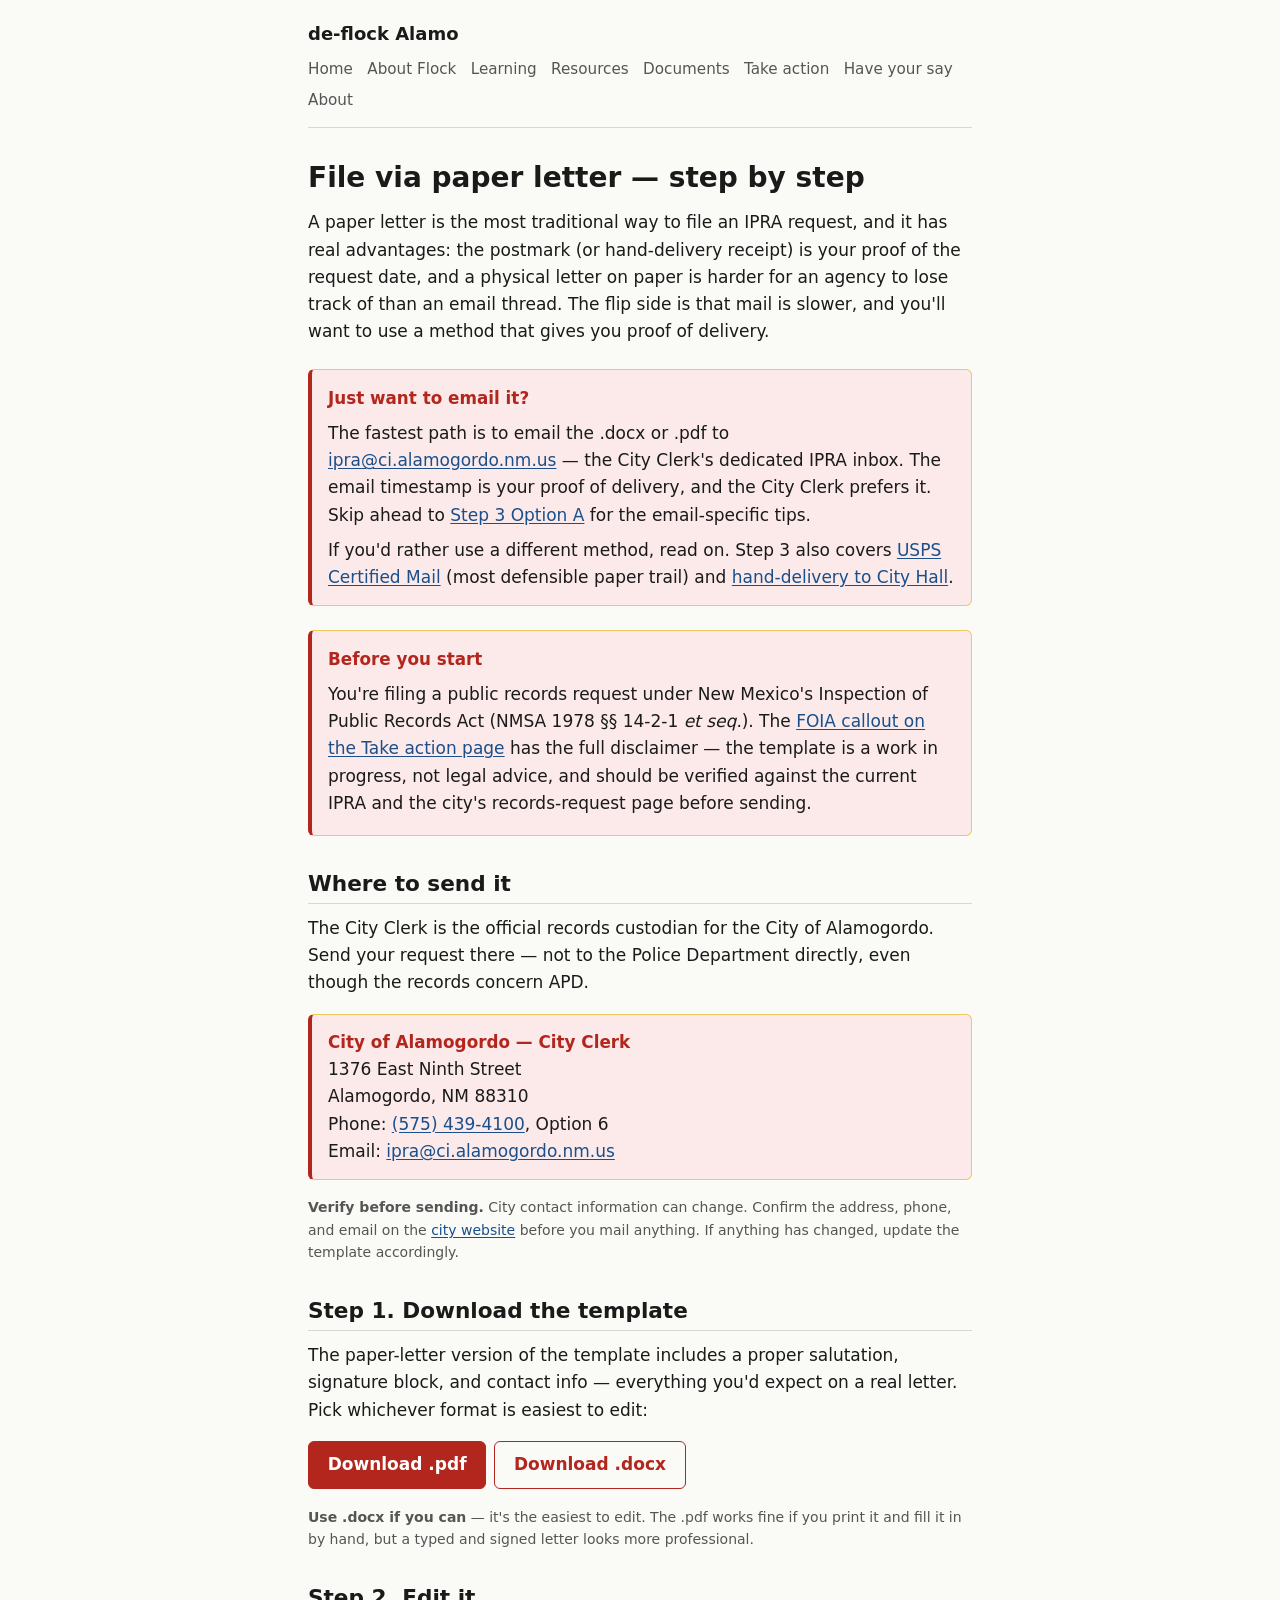
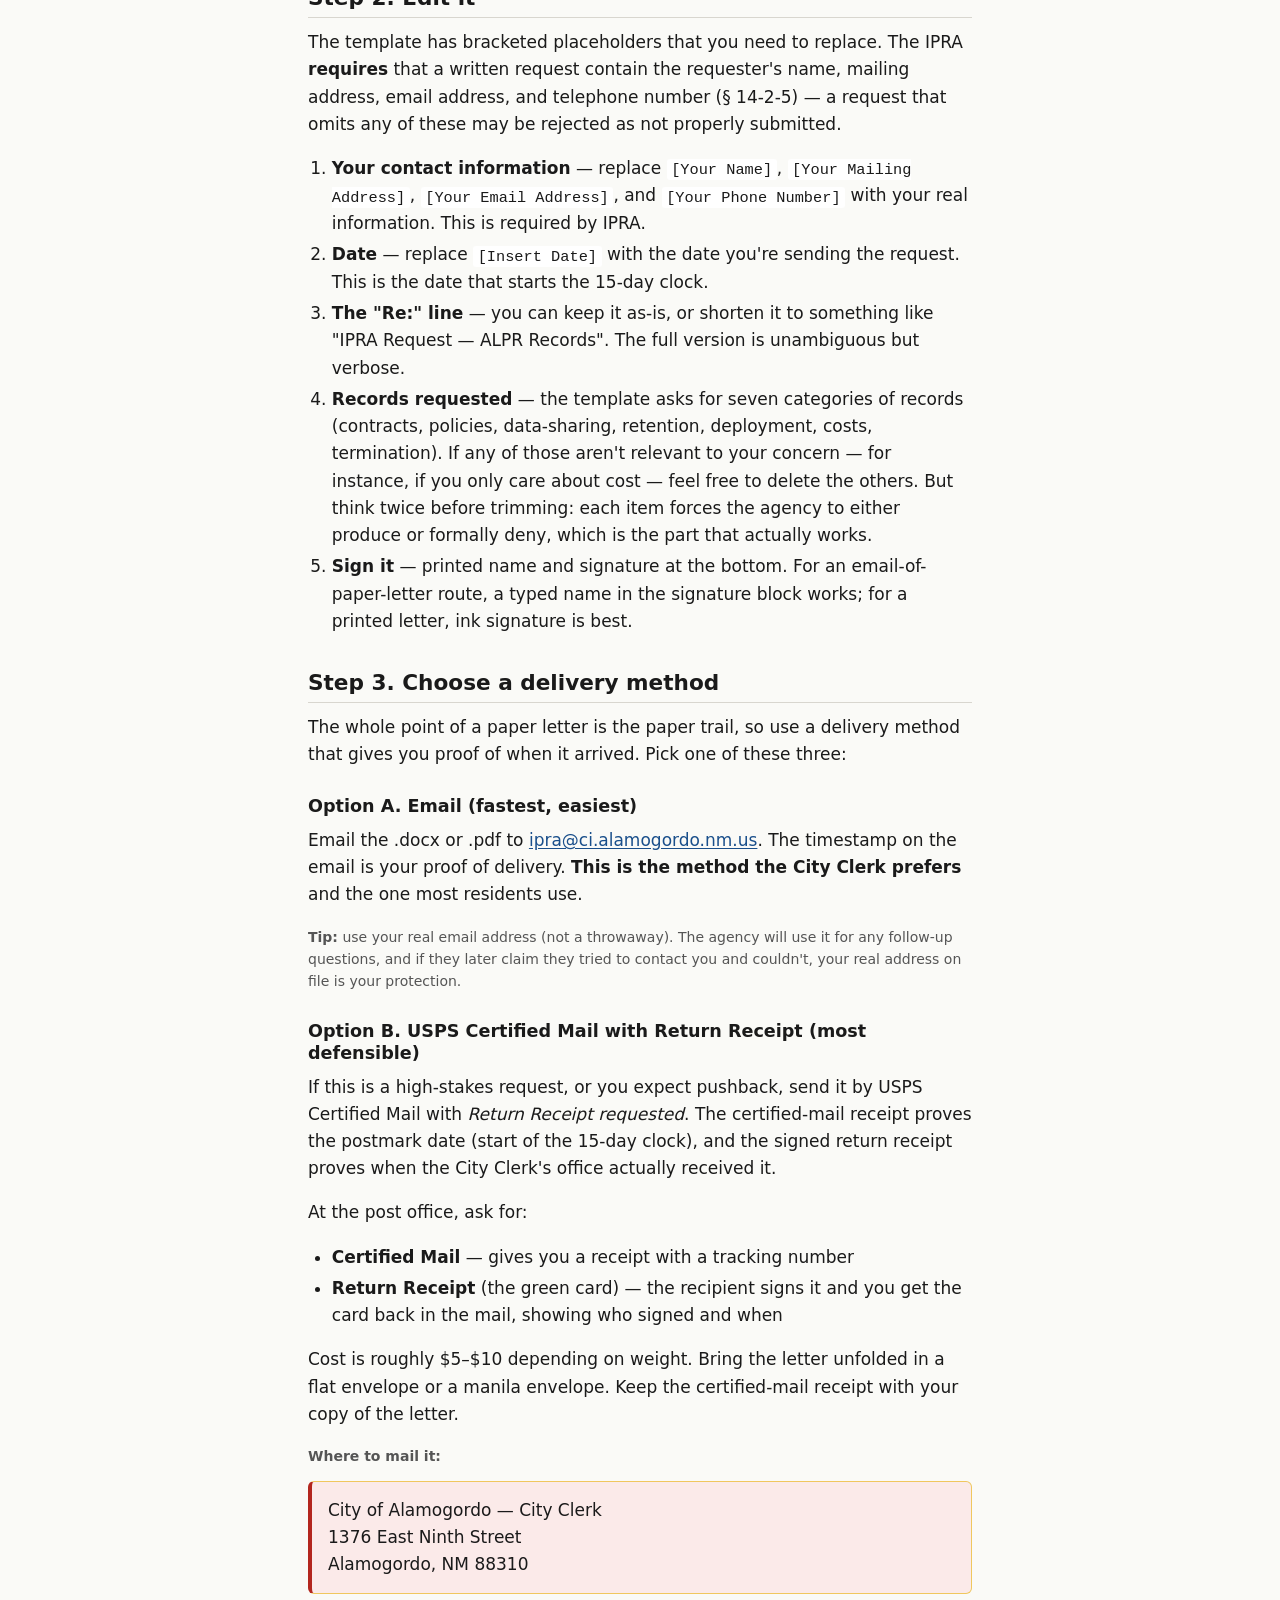
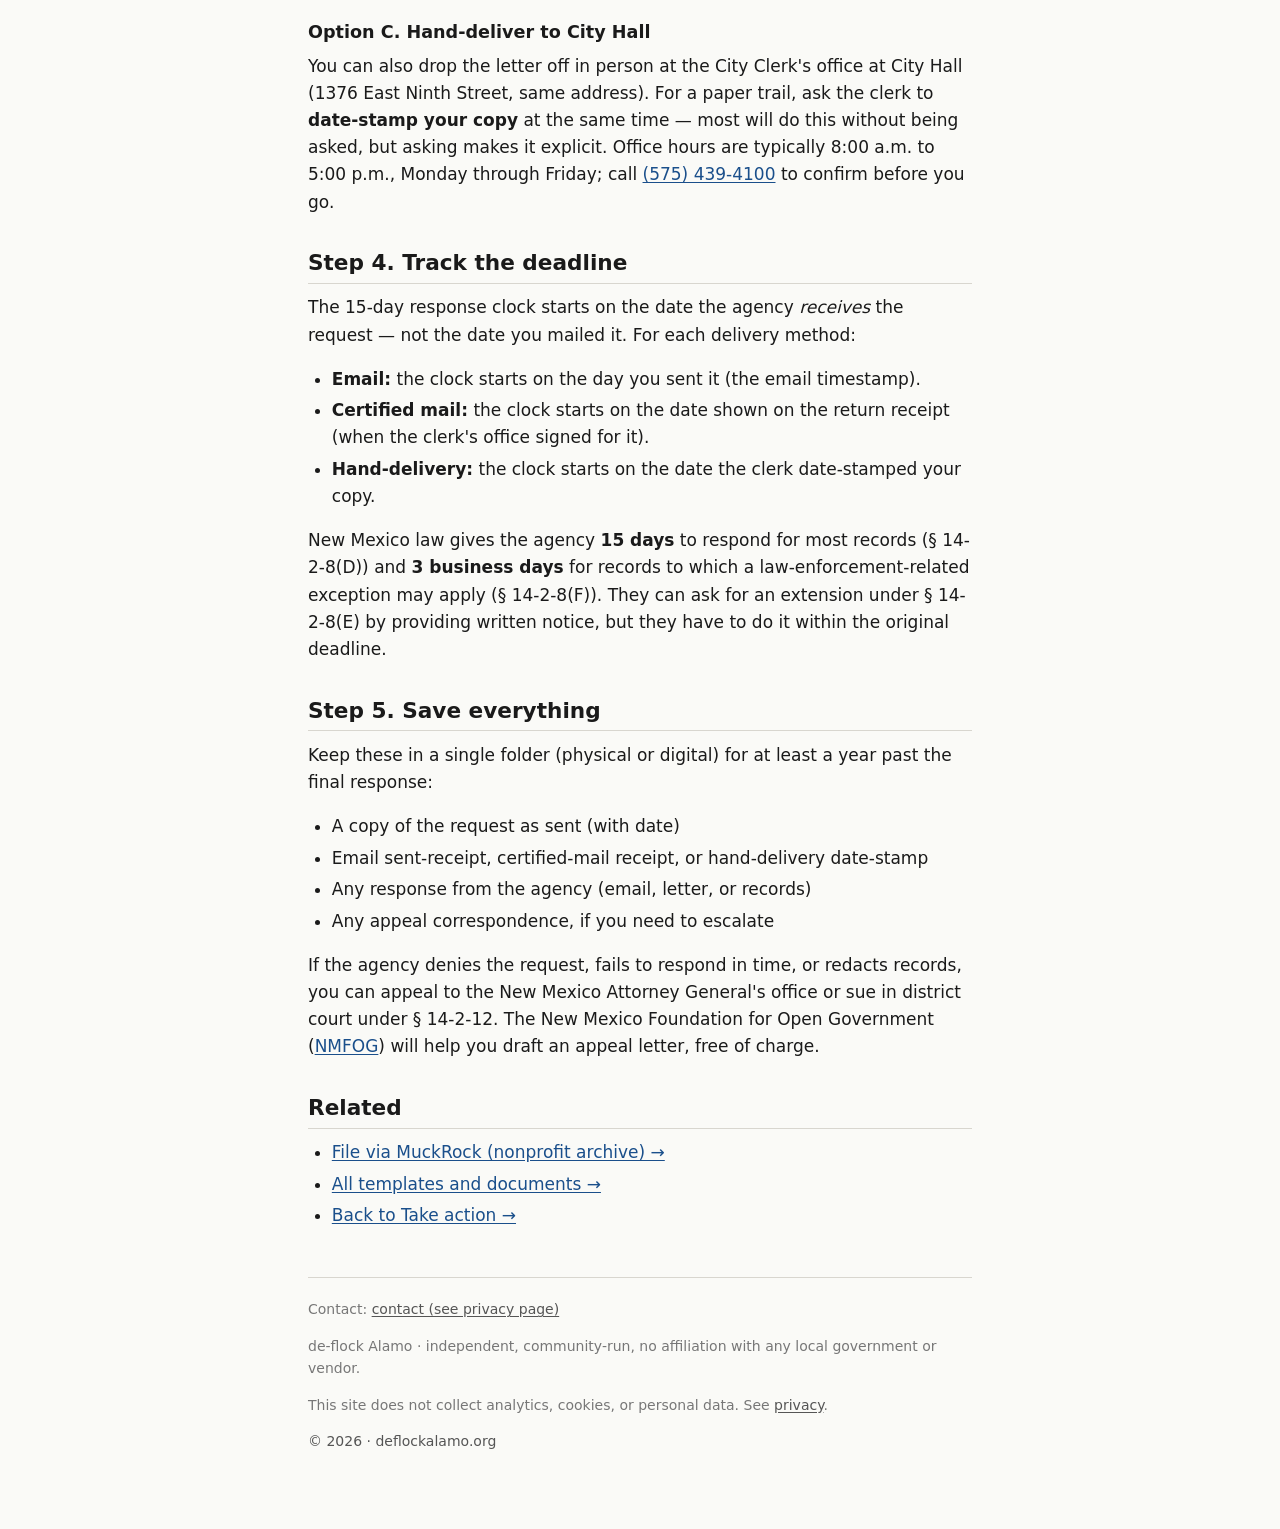
<file: paper-letter.html>
<!doctype html>
<html lang="en">
<head>
  <meta charset="utf-8">
  <meta name="viewport" content="width=device-width, initial-scale=1">
  <title data-default="File via paper letter">File via paper letter</title>
  <meta name="description" content="Step-by-step guide to filing an IPRA request as a paper letter &mdash; by mail, in person, or as an email attachment.">
  <meta name="color-scheme" content="light dark">
  <link rel="stylesheet" href="assets/style.css">
  <link rel="icon" href="data:image/svg+xml,%3Csvg xmlns='http://www.w3.org/2000/svg' viewBox='0 0 64 64'%3E%3Crect width='64' height='64' rx='10' fill='%23b3261e'/%3E%3Ctext x='32' y='44' text-anchor='middle' font-family='system-ui' font-size='38' font-weight='700' fill='white'%3ED%3C/text%3E%3C/svg%3E">
</head>
<body>
  <a href="#main" class="skip-link">Skip to content</a>
  <div class="site">
    <header class="site-header" id="site-header"></header>

    <main id="main">
      <h1>File via paper letter &mdash; step by step</h1>
      <p>
        A paper letter is the most traditional way to file an IPRA request, and it has real
        advantages: the postmark (or hand-delivery receipt) is your proof of the request date,
        and a physical letter on paper is harder for an agency to lose track of than an email
        thread. The flip side is that mail is slower, and you'll want to use a method that
        gives you proof of delivery.
      </p>

      <div class="callout" id="email-quick" style="background: var(--accent-bg); border-left: 4px solid var(--accent); margin-top: 1.5rem">
        <strong style="font-size: 1.05rem">Just want to email it?</strong>
        <p style="margin: 0.5rem 0 0.25rem">
          The fastest path is to email the .docx or .pdf to
          <a href="mailto:ipra@ci.alamogordo.nm.us">ipra@ci.alamogordo.nm.us</a>
          &mdash; the City Clerk's dedicated IPRA inbox. The email timestamp is your proof
          of delivery, and the City Clerk prefers it. Skip ahead to
          <a href="#email">Step 3 Option A</a> for the email-specific tips.
        </p>
        <p style="margin: 0.5rem 0 0">
          If you'd rather use a different method, read on. Step 3 also covers
          <a href="#step-3-h">USPS Certified Mail</a> (most defensible paper trail) and
          <a href="#step-3-h">hand-delivery to City Hall</a>.
        </p>
      </div>

      <div class="callout" style="border-left: 4px solid var(--accent); background: var(--accent-bg); margin-top: 1.5rem">
        <strong style="font-size: 1.05rem">Before you start</strong>
        <p style="margin: 0.5rem 0 0.25rem">
          You're filing a public records request under New Mexico's Inspection of Public
          Records Act (NMSA 1978 &sect;&sect; 14-2-1 <em>et seq.</em>). The
          <a href="take-action.html#foia">FOIA callout on the Take action page</a> has the
          full disclaimer &mdash; the template is a work in progress, not legal advice, and
          should be verified against the current IPRA and the city's records-request page
          before sending.
        </p>
      </div>

      <section aria-labelledby="mailing-address-h">
        <h2 id="mailing-address-h">Where to send it</h2>
        <p>
          The City Clerk is the official records custodian for the City of Alamogordo. Send
          your request there &mdash; not to the Police Department directly, even though the
          records concern APD.
        </p>
        <div class="callout" style="background: var(--accent-bg); border-left: 4px solid var(--accent); margin: 1rem 0">
          <strong style="font-size: 1.05rem">City of Alamogordo &mdash; City Clerk</strong><br>
          1376 East Ninth Street<br>
          Alamogordo, NM 88310<br>
          Phone: <a href="tel:5754394100">(575) 439-4100</a>, Option 6<br>
          Email: <a href="mailto:ipra@ci.alamogordo.nm.us">ipra@ci.alamogordo.nm.us</a>
        </div>
        <p class="small">
          <strong>Verify before sending.</strong> City contact information can change. Confirm
          the address, phone, and email on the
          <a href="https://www.ci.alamogordo.nm.us/" rel="noopener">city website</a> before
          you mail anything. If anything has changed, update the template accordingly.
        </p>
      </section>

      <section aria-labelledby="step-1-h">
        <h2 id="step-1-h">Step 1. Download the template</h2>
        <p>
          The paper-letter version of the template includes a proper salutation, signature
          block, and contact info &mdash; everything you'd expect on a real letter. Pick
          whichever format is easiest to edit:
        </p>
        <p style="display: flex; flex-wrap: wrap; gap: 0.5rem">
          <a class="btn" href="documents/alpr-ipra-template.pdf" download>Download .pdf</a>
          <a class="btn secondary" href="documents/alpr-ipra-template.docx" download>Download .docx</a>
        </p>
        <p class="small">
          <strong>Use .docx if you can</strong> &mdash; it's the easiest to edit. The .pdf
          works fine if you print it and fill it in by hand, but a typed and signed letter
          looks more professional.
        </p>
      </section>

      <section aria-labelledby="step-2-h">
        <h2 id="step-2-h">Step 2. Edit it</h2>
        <p>
          The template has bracketed placeholders that you need to replace. The IPRA
          <strong>requires</strong> that a written request contain the requester's name,
          mailing address, email address, and telephone number (&sect; 14-2-5) &mdash; a
          request that omits any of these may be rejected as not properly submitted.
        </p>
        <ol>
          <li>
            <strong>Your contact information</strong> &mdash; replace
            <code>[Your Name]</code>, <code>[Your Mailing Address]</code>,
            <code>[Your Email Address]</code>, and <code>[Your Phone Number]</code> with
            your real information. This is required by IPRA.
          </li>
          <li>
            <strong>Date</strong> &mdash; replace <code>[Insert Date]</code> with the date
            you're sending the request. This is the date that starts the 15-day clock.
          </li>
          <li>
            <strong>The "Re:" line</strong> &mdash; you can keep it as-is, or shorten it
            to something like "IPRA Request &mdash; ALPR Records". The full version is
            unambiguous but verbose.
          </li>
          <li>
            <strong>Records requested</strong> &mdash; the template asks for seven
            categories of records (contracts, policies, data-sharing, retention,
            deployment, costs, termination). If any of those aren't relevant to your
            concern &mdash; for instance, if you only care about cost &mdash; feel free to
            delete the others. But think twice before trimming: each item forces the
            agency to either produce or formally deny, which is the part that actually
            works.
          </li>
          <li>
            <strong>Sign it</strong> &mdash; printed name and signature at the bottom.
            For an email-of-paper-letter route, a typed name in the signature block
            works; for a printed letter, ink signature is best.
          </li>
        </ol>
      </section>

      <section aria-labelledby="step-3-h">
        <h2 id="step-3-h">Step 3. Choose a delivery method</h2>
        <p>
          The whole point of a paper letter is the paper trail, so use a delivery method
          that gives you proof of when it arrived. Pick one of these three:
        </p>

        <h3 id="email">Option A. Email (fastest, easiest)</h3>
        <p>
          Email the .docx or .pdf to
          <a href="mailto:ipra@ci.alamogordo.nm.us">ipra@ci.alamogordo.nm.us</a>. The
          timestamp on the email is your proof of delivery. <strong>This is the method
          the City Clerk prefers</strong> and the one most residents use.
        </p>
        <p class="small">
          <strong>Tip:</strong> use your real email address (not a throwaway). The agency
          will use it for any follow-up questions, and if they later claim they tried to
          contact you and couldn't, your real address on file is your protection.
        </p>

        <h3>Option B. USPS Certified Mail with Return Receipt (most defensible)</h3>
        <p>
          If this is a high-stakes request, or you expect pushback, send it by USPS
          Certified Mail with <em>Return Receipt requested</em>. The certified-mail
          receipt proves the postmark date (start of the 15-day clock), and the signed
          return receipt proves when the City Clerk's office actually received it.
        </p>
        <p>
          At the post office, ask for:
        </p>
        <ul>
          <li><strong>Certified Mail</strong> &mdash; gives you a receipt with a tracking number</li>
          <li><strong>Return Receipt</strong> (the green card) &mdash; the recipient signs it and you get the card back in the mail, showing who signed and when</li>
        </ul>
        <p>
          Cost is roughly $5&ndash;$10 depending on weight. Bring the letter unfolded in a
          flat envelope or a manila envelope. Keep the certified-mail receipt with your
          copy of the letter.
        </p>
        <p class="small">
          <strong>Where to mail it:</strong>
        </p>
        <div class="callout" style="background: var(--accent-bg); border-left: 4px solid var(--accent); margin: 0.5rem 0 1rem">
          City of Alamogordo &mdash; City Clerk<br>
          1376 East Ninth Street<br>
          Alamogordo, NM 88310
        </div>

        <h3>Option C. Hand-deliver to City Hall</h3>
        <p>
          You can also drop the letter off in person at the City Clerk's office at City
          Hall (1376 East Ninth Street, same address). For a paper trail, ask the clerk
          to <strong>date-stamp your copy</strong> at the same time &mdash; most will do
          this without being asked, but asking makes it explicit. Office hours are
          typically 8:00 a.m. to 5:00 p.m., Monday through Friday; call
          <a href="tel:5754394100">(575) 439-4100</a> to confirm before you go.
        </p>
      </section>

      <section aria-labelledby="step-4-h">
        <h2 id="step-4-h">Step 4. Track the deadline</h2>
        <p>
          The 15-day response clock starts on the date the agency <em>receives</em> the
          request &mdash; not the date you mailed it. For each delivery method:
        </p>
        <ul>
          <li><strong>Email:</strong> the clock starts on the day you sent it (the email timestamp).</li>
          <li><strong>Certified mail:</strong> the clock starts on the date shown on the return receipt (when the clerk's office signed for it).</li>
          <li><strong>Hand-delivery:</strong> the clock starts on the date the clerk date-stamped your copy.</li>
        </ul>
        <p>
          New Mexico law gives the agency <strong>15 days</strong> to respond for most
          records (&sect; 14-2-8(D)) and <strong>3 business days</strong> for records to
          which a law-enforcement-related exception may apply (&sect; 14-2-8(F)). They can
          ask for an extension under &sect; 14-2-8(E) by providing written notice, but
          they have to do it within the original deadline.
        </p>
      </section>

      <section aria-labelledby="step-5-h">
        <h2 id="step-5-h">Step 5. Save everything</h2>
        <p>
          Keep these in a single folder (physical or digital) for at least a year past
          the final response:
        </p>
        <ul>
          <li>A copy of the request as sent (with date)</li>
          <li>Email sent-receipt, certified-mail receipt, or hand-delivery date-stamp</li>
          <li>Any response from the agency (email, letter, or records)</li>
          <li>Any appeal correspondence, if you need to escalate</li>
        </ul>
        <p>
          If the agency denies the request, fails to respond in time, or redacts records,
          you can appeal to the New Mexico Attorney General's office or sue in district
          court under &sect; 14-2-12. The New Mexico Foundation for Open Government
          (<a href="https://www.nmfog.org/" rel="noopener">NMFOG</a>) will help you draft
          an appeal letter, free of charge.
        </p>
      </section>

      <section aria-labelledby="related-h">
        <h2 id="related-h">Related</h2>
        <ul>
          <li><a href="muckrock.html">File via MuckRock (nonprofit archive) &rarr;</a></li>
          <li><a href="documents.html">All templates and documents &rarr;</a></li>
          <li><a href="take-action.html">Back to Take action &rarr;</a></li>
        </ul>
      </section>
    </main>

    <footer class="site-footer" id="site-footer"></footer>
  </div>

  <script src="_config.js"></script>
  <script src="assets/layout.js"></script>
</body>
</html>
</file>
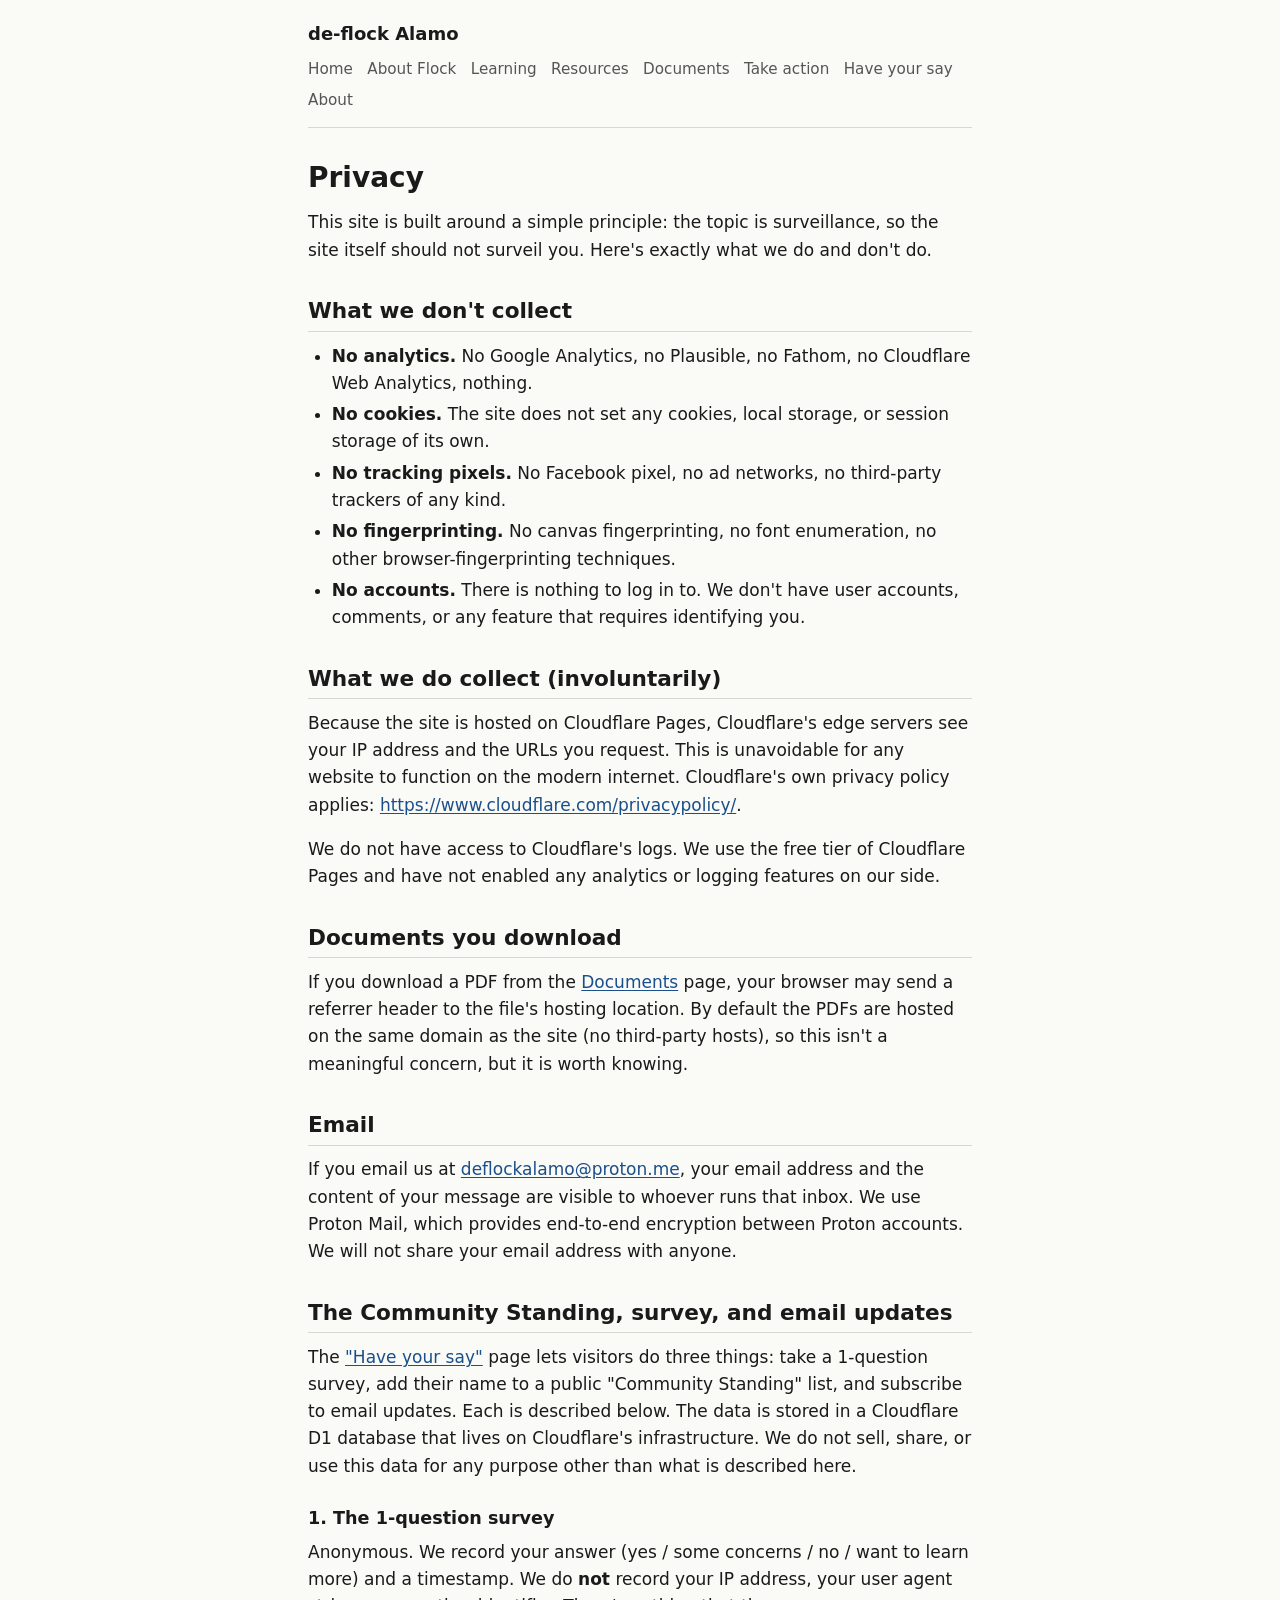
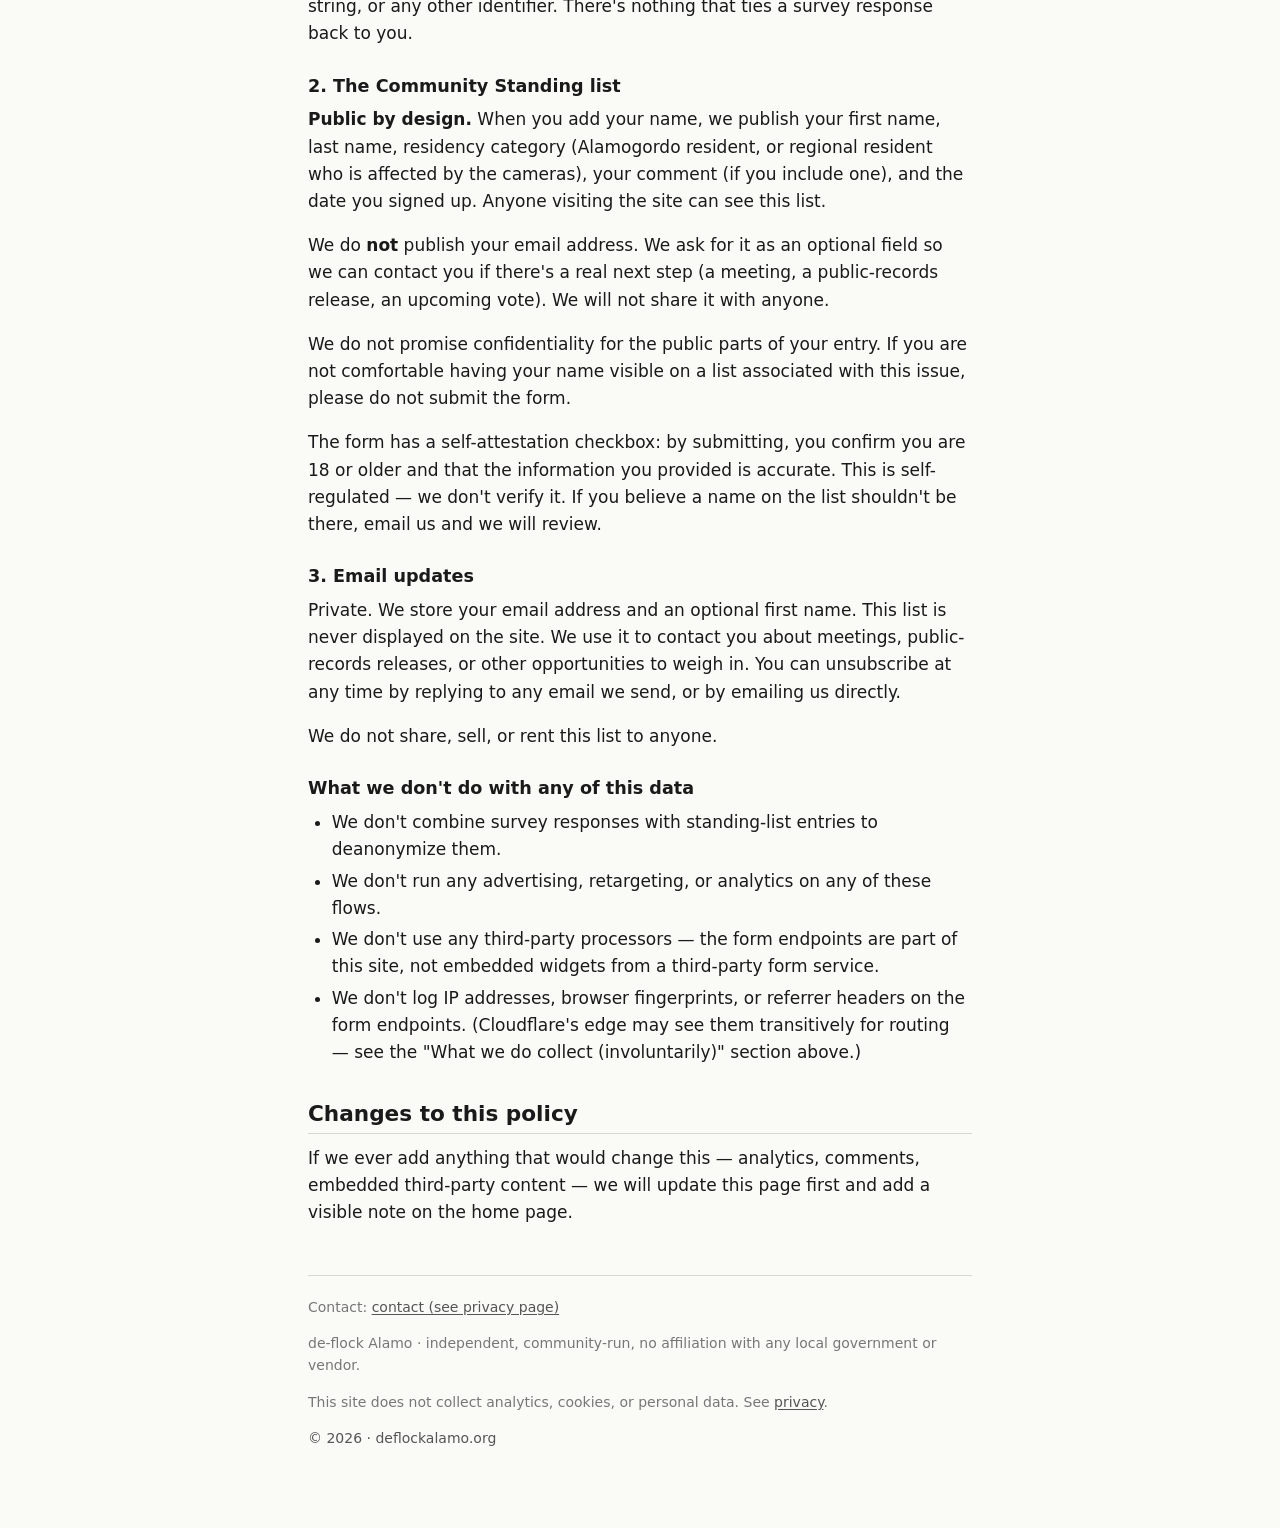
<file: privacy.html>
<!doctype html>
<html lang="en">
<head>
  <meta charset="utf-8">
  <meta name="viewport" content="width=device-width, initial-scale=1">
  <title data-default="Privacy">Privacy</title>
  <meta name="description" content="What this site does and does not collect about you.">
  <meta name="color-scheme" content="light dark">
  <meta name="robots" content="noindex">
  <link rel="stylesheet" href="assets/style.css">
  <link rel="icon" href="data:image/svg+xml,%3Csvg xmlns='http://www.w3.org/2000/svg' viewBox='0 0 64 64'%3E%3Crect width='64' height='64' rx='10' fill='%23b3261e'/%3E%3Ctext x='32' y='44' text-anchor='middle' font-family='system-ui' font-size='38' font-weight='700' fill='white'%3ED%3C/text%3E%3C/svg%3E">
</head>
<body>
  <a href="#main" class="skip-link">Skip to content</a>
  <div class="site">
    <header class="site-header" id="site-header"></header>

    <main id="main">
      <h1>Privacy</h1>

      <p>
        This site is built around a simple principle: the topic is surveillance, so the site itself
        should not surveil you. Here's exactly what we do and don't do.
      </p>

      <h2>What we don't collect</h2>
      <ul>
        <li><strong>No analytics.</strong> No Google Analytics, no Plausible, no Fathom, no Cloudflare Web Analytics, nothing.</li>
        <li><strong>No cookies.</strong> The site does not set any cookies, local storage, or session storage of its own.</li>
        <li><strong>No tracking pixels.</strong> No Facebook pixel, no ad networks, no third-party trackers of any kind.</li>
        <li><strong>No fingerprinting.</strong> No canvas fingerprinting, no font enumeration, no other browser-fingerprinting techniques.</li>
        <li><strong>No accounts.</strong> There is nothing to log in to. We don't have user accounts, comments, or any feature that requires identifying you.</li>
      </ul>

      <h2>What we do collect (involuntarily)</h2>
      <p>
        Because the site is hosted on Cloudflare Pages, Cloudflare's edge servers see your IP
        address and the URLs you request. This is unavoidable for any website to function on the
        modern internet. Cloudflare's own privacy policy applies:
        <a href="https://www.cloudflare.com/privacypolicy/">https://www.cloudflare.com/privacypolicy/</a>.
      </p>
      <p>
        We do not have access to Cloudflare's logs. We use the free tier of Cloudflare Pages and
        have not enabled any analytics or logging features on our side.
      </p>

      <h2>Documents you download</h2>
      <p>
        If you download a PDF from the <a href="documents.html">Documents</a> page, your browser
        may send a referrer header to the file's hosting location. By default the PDFs are hosted
        on the same domain as the site (no third-party hosts), so this isn't a meaningful concern,
        but it is worth knowing.
      </p>

      <h2>Email</h2>
      <p>
        If you email us at <a href="mailto:deflockalamo@proton.me">deflockalamo@proton.me</a>, your
        email address and the content of your message are visible to whoever runs that inbox. We
        use Proton Mail, which provides end-to-end encryption between Proton accounts. We will not
        share your email address with anyone.
      </p>

      <h2 id="community-data">The Community Standing, survey, and email updates</h2>
      <p>
        The <a href="survey.html">"Have your say"</a> page lets visitors do three things: take a
        1-question survey, add their name to a public "Community Standing" list, and subscribe to
        email updates. Each is described below. The data is stored in a Cloudflare D1 database
        that lives on Cloudflare's infrastructure. We do not sell, share, or use this data for
        any purpose other than what is described here.
      </p>

      <h3>1. The 1-question survey</h3>
      <p>
        Anonymous. We record your answer (yes / some concerns / no / want to learn more) and a
        timestamp. We do <strong>not</strong> record your IP address, your user agent string, or
        any other identifier. There's nothing that ties a survey response back to you.
      </p>

      <h3>2. The Community Standing list</h3>
      <p>
        <strong>Public by design.</strong> When you add your name, we publish your first name,
        last name, residency category (Alamogordo resident, or regional resident who is affected
        by the cameras), your comment (if you include one), and the date you signed up. Anyone
        visiting the site can see this list.
      </p>
      <p>
        We do <strong>not</strong> publish your email address. We ask for it as an optional field
        so we can contact you if there's a real next step (a meeting, a public-records release,
        an upcoming vote). We will not share it with anyone.
      </p>
      <p>
        We do not promise confidentiality for the public parts of your entry. If you are not
        comfortable having your name visible on a list associated with this issue, please do not
        submit the form.
      </p>
      <p>
        The form has a self-attestation checkbox: by submitting, you confirm you are 18 or older
        and that the information you provided is accurate. This is self-regulated &mdash; we
        don't verify it. If you believe a name on the list shouldn't be there, email us and we
        will review.
      </p>

      <h3>3. Email updates</h3>
      <p>
        Private. We store your email address and an optional first name. This list is never
        displayed on the site. We use it to contact you about meetings, public-records releases,
        or other opportunities to weigh in. You can unsubscribe at any time by replying to any
        email we send, or by emailing us directly.
      </p>
      <p>
        We do not share, sell, or rent this list to anyone.
      </p>

      <h3>What we don't do with any of this data</h3>
      <ul>
        <li>We don't combine survey responses with standing-list entries to deanonymize them.</li>
        <li>We don't run any advertising, retargeting, or analytics on any of these flows.</li>
        <li>We don't use any third-party processors &mdash; the form endpoints are part of this
            site, not embedded widgets from a third-party form service.</li>
        <li>We don't log IP addresses, browser fingerprints, or referrer headers on the form
            endpoints. (Cloudflare's edge may see them transitively for routing &mdash; see the
            "What we do collect (involuntarily)" section above.)</li>
      </ul>

      <h2>Changes to this policy</h2>
      <p>
        If we ever add anything that would change this &mdash; analytics, comments, embedded
        third-party content &mdash; we will update this page first and add a visible note on the
        home page.
      </p>
    </main>

    <footer class="site-footer" id="site-footer"></footer>
  </div>

  <script src="_config.js"></script>
  <script src="assets/layout.js"></script>
</body>
</html>
</file>
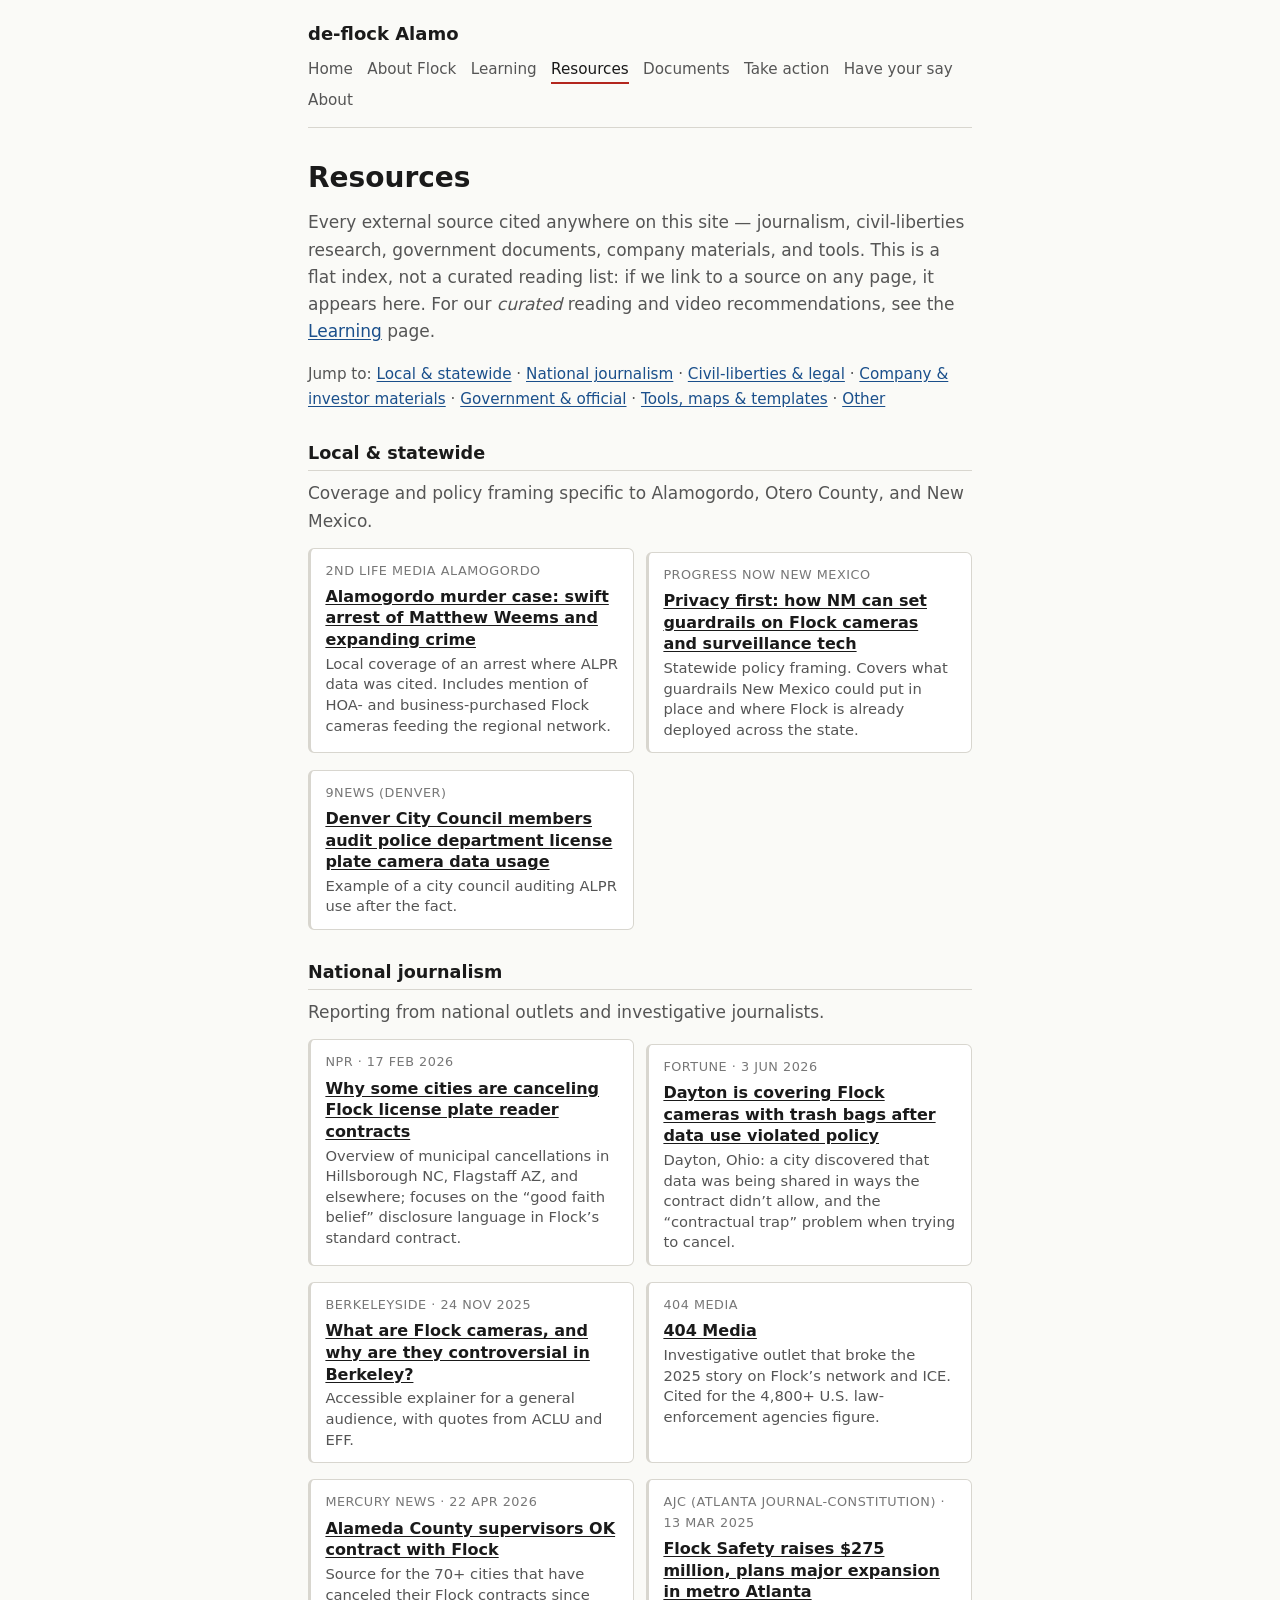
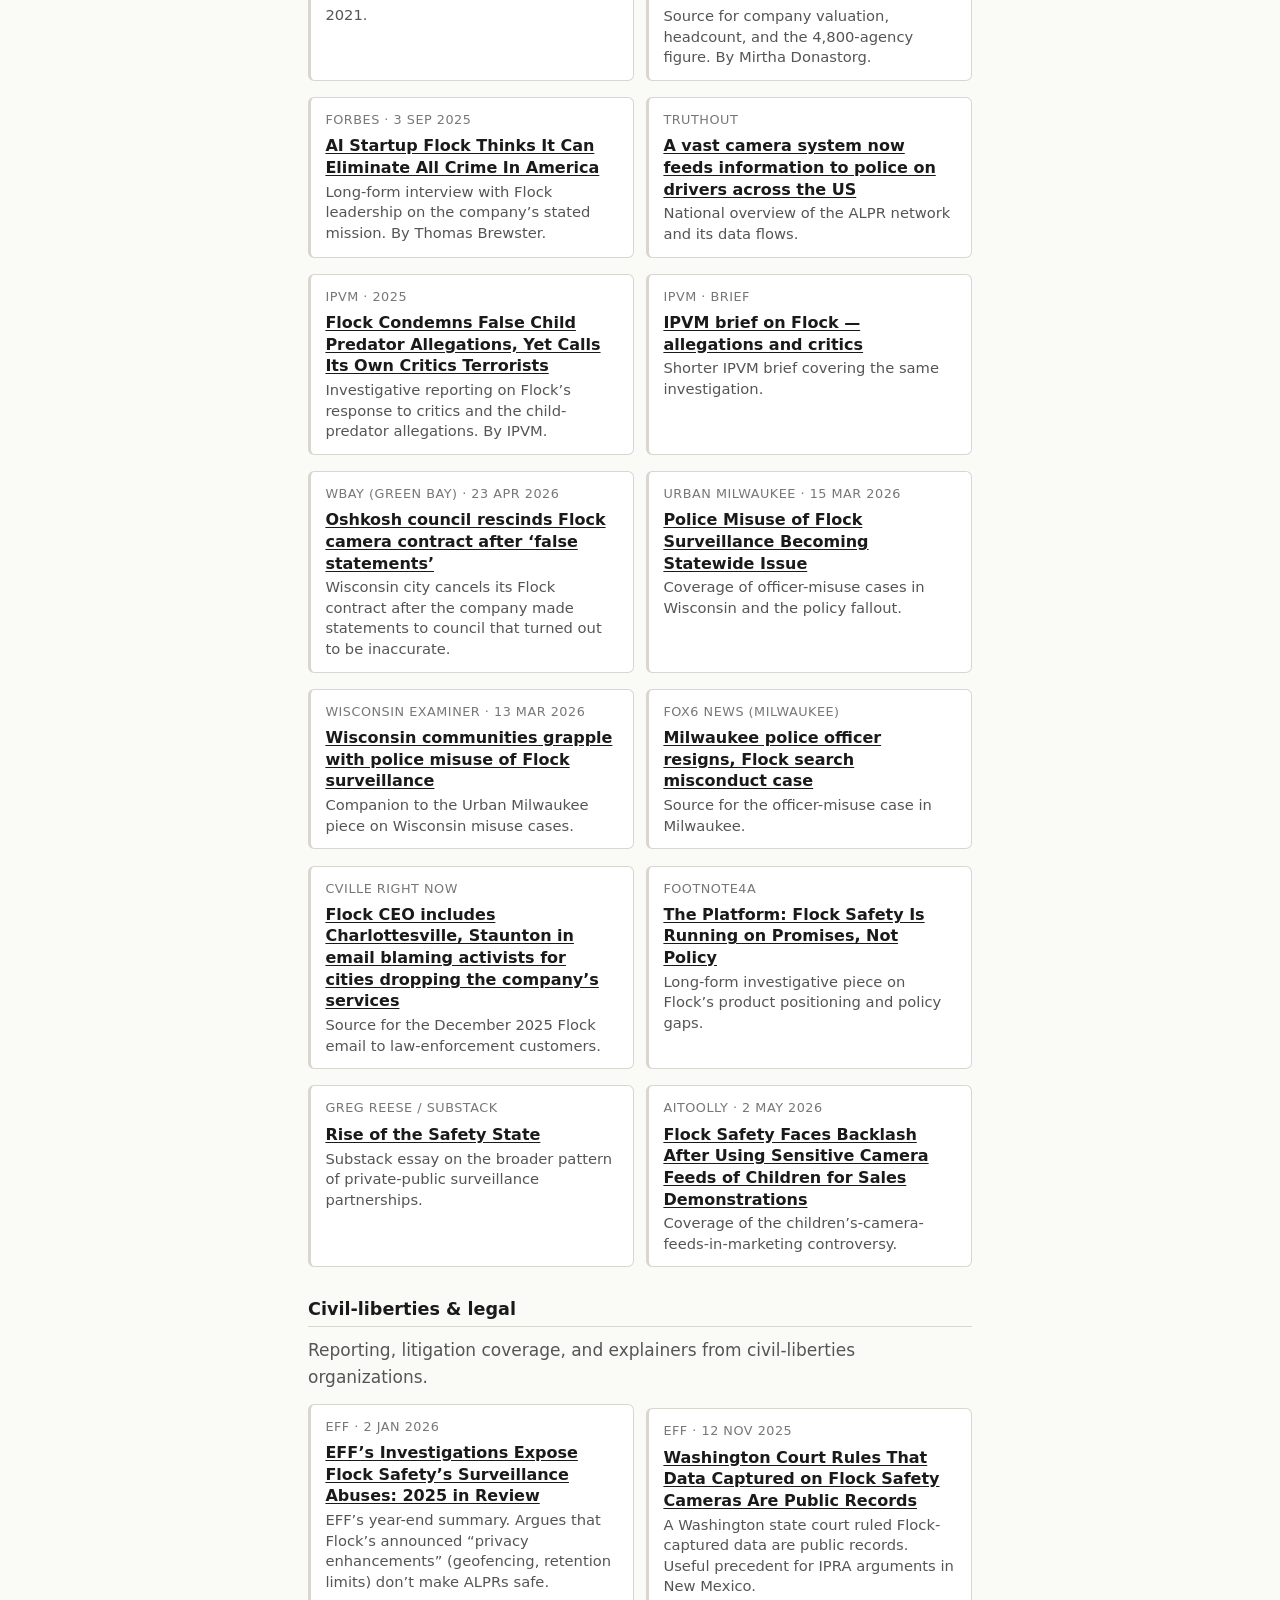
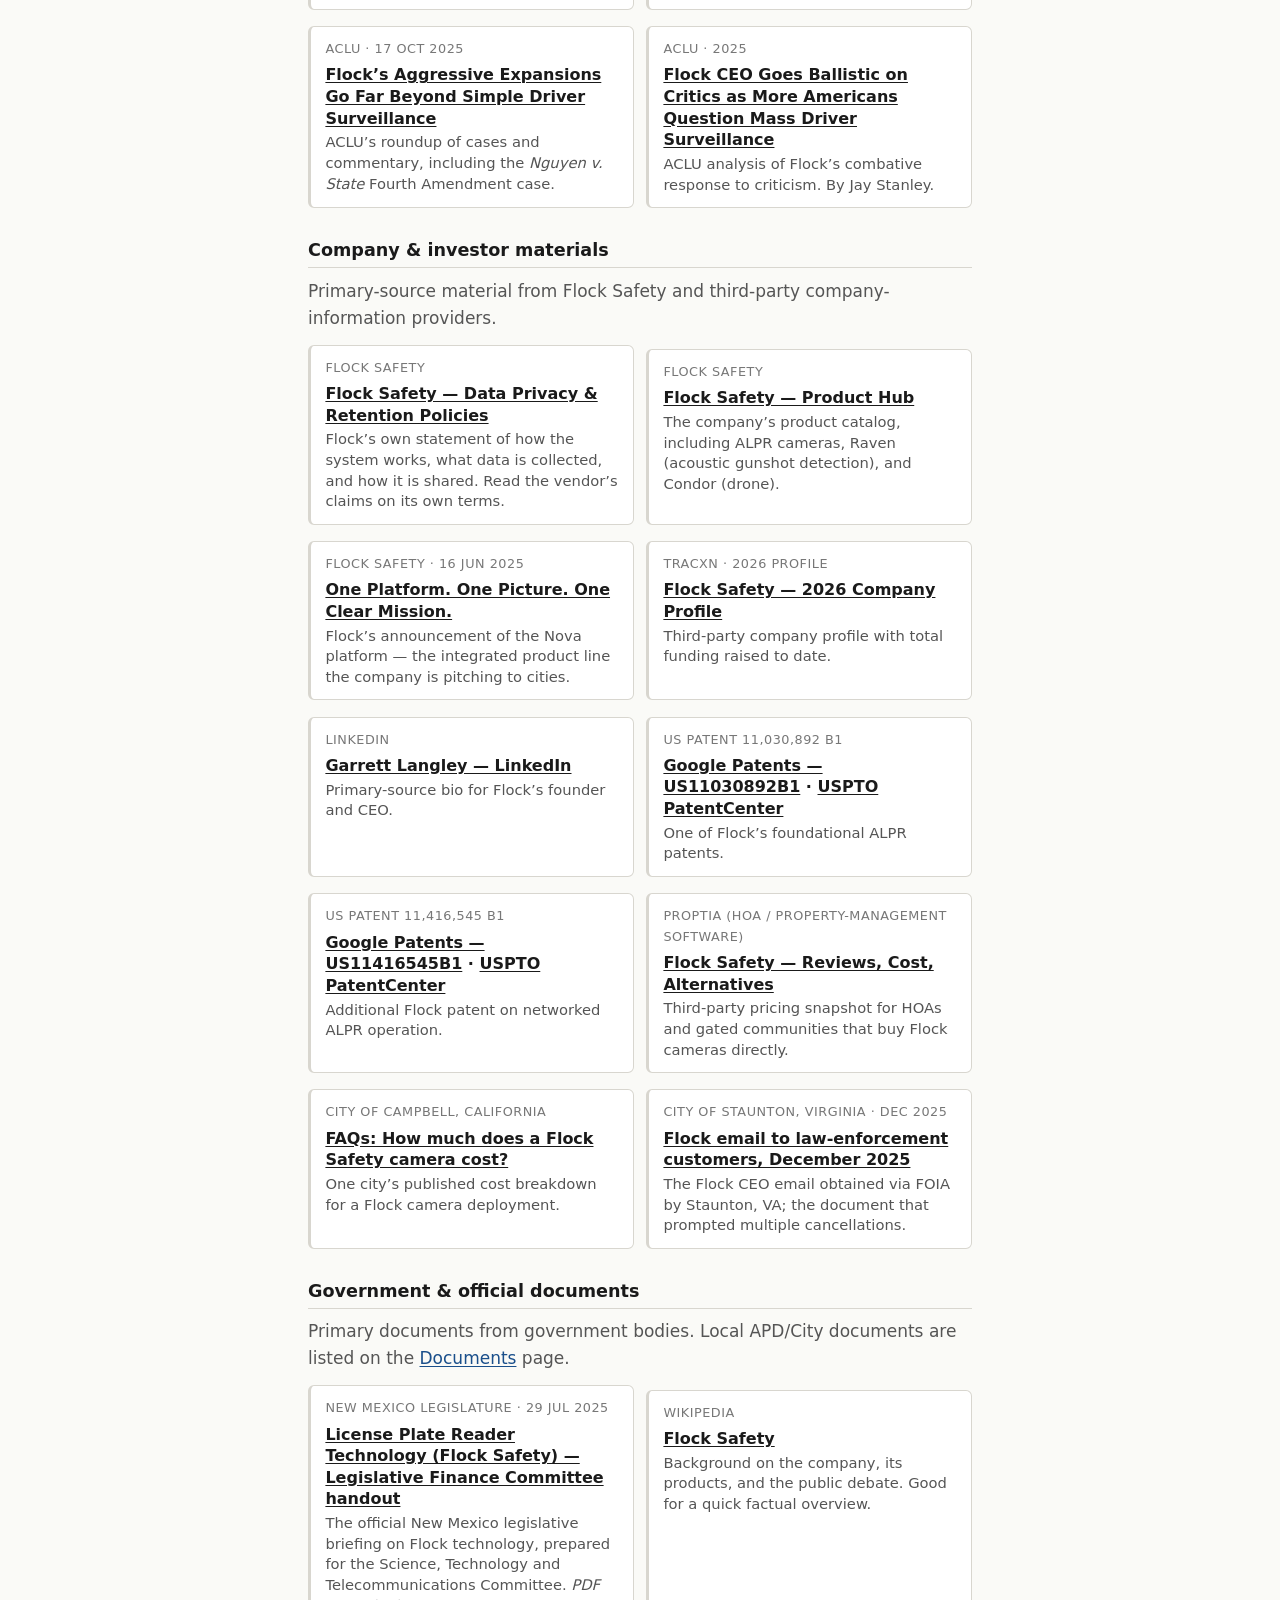
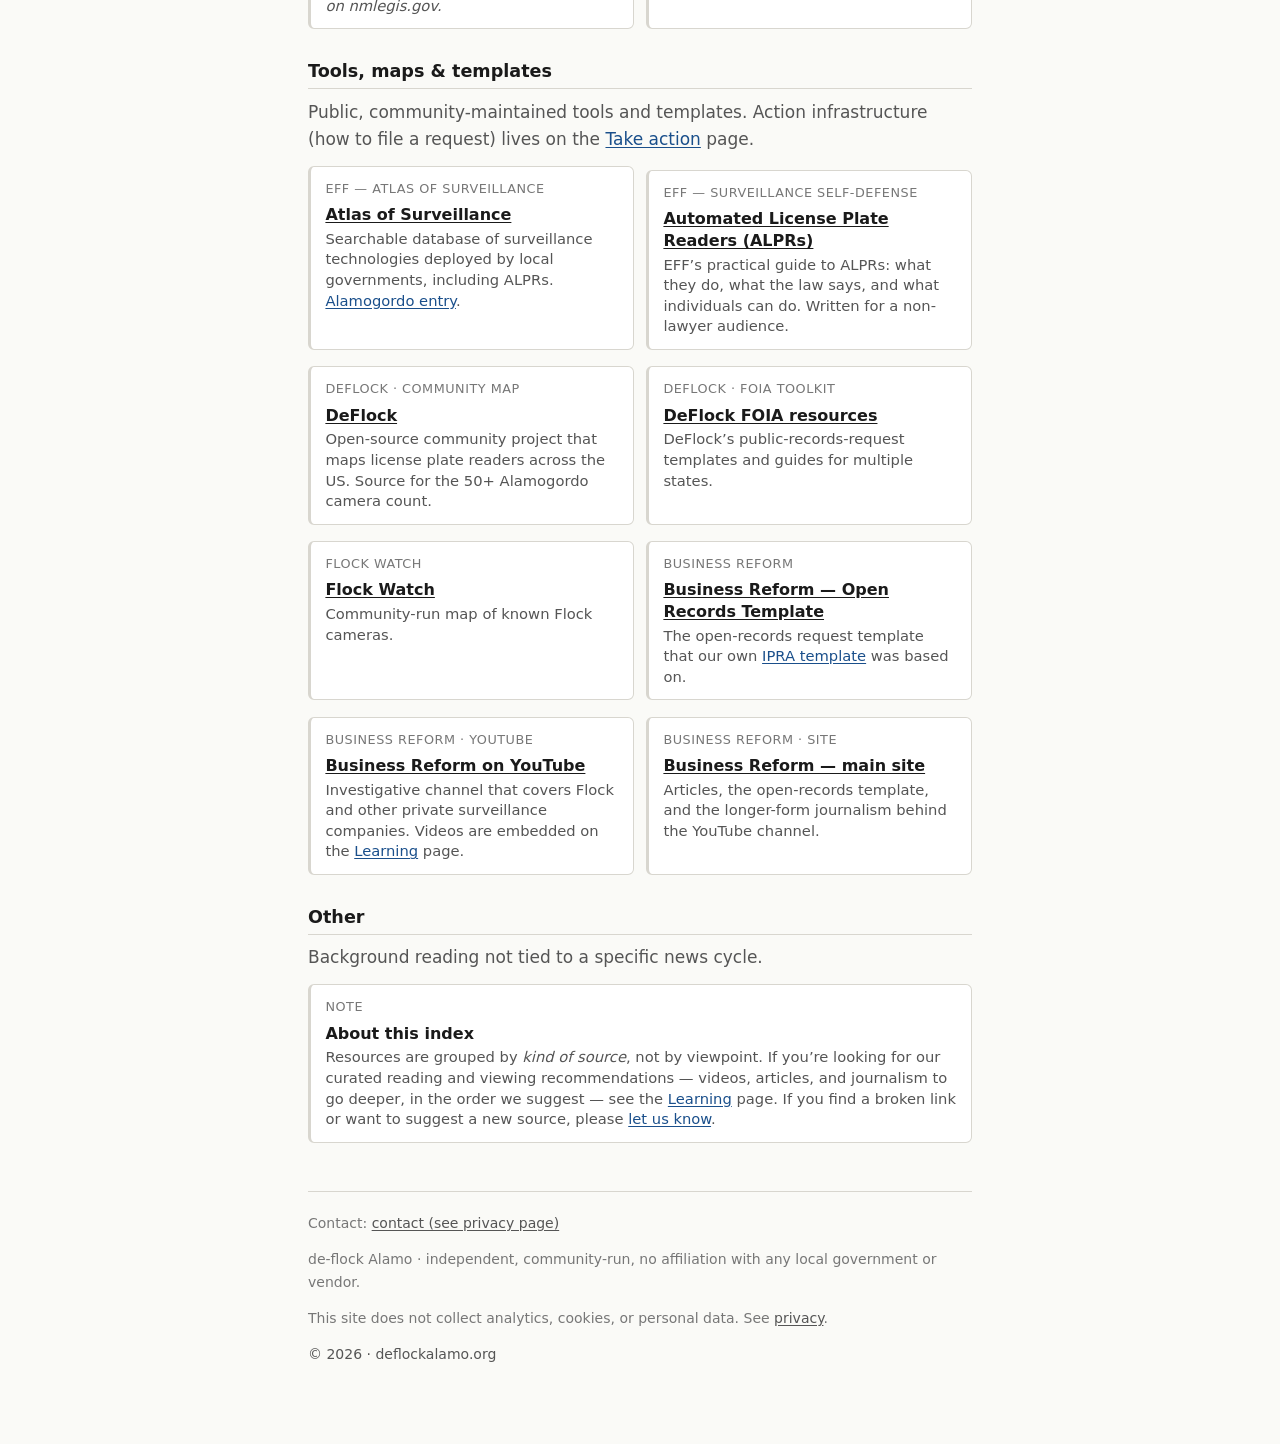
<file: resources.html>
<!doctype html>
<html lang="en">
<head>
  <meta charset="utf-8">
  <meta name="viewport" content="width=device-width, initial-scale=1">
  <title data-default="Resources">Resources</title>
  <meta name="description" content="An index of every external source cited on this site: journalism, civil-liberties research, government documents, company materials, and tools.">
  <meta name="color-scheme" content="light dark">
  <link rel="stylesheet" href="assets/style.css">
  <link rel="icon" href="data:image/svg+xml,%3Csvg xmlns='http://www.w3.org/2000/svg' viewBox='0 0 64 64'%3E%3Crect width='64' height='64' rx='10' fill='%23b3261e'/%3E%3Ctext x='32' y='44' text-anchor='middle' font-family='system-ui' font-size='38' font-weight='700' fill='white'%3ED%3C/text%3E%3C/svg%3E">
  <style>
    /* Flat index layout: list-y, scannable, minimal grouping chrome */
    .res-intro {
      max-width: 42rem;
      color: var(--fg-muted);
    }
    .res-section {
      margin: 2rem 0 1.5rem;
    }
    .res-section > h2 {
      font-size: 1.1rem;
      margin: 0 0 0.6rem;
      border-bottom: 1px solid var(--border);
      padding-bottom: 0.3rem;
    }
    .res-section > p {
      color: var(--fg-muted);
      margin: 0 0 0.8rem;
      max-width: 42rem;
    }
    .res-list {
      list-style: none;
      padding: 0;
      margin: 0;
      display: grid;
      grid-template-columns: 1fr;
      gap: 0.75rem;
    }
    @media (min-width: 60rem) {
      .res-list { grid-template-columns: 1fr 1fr; }
    }
    .res-item {
      border: 1px solid var(--border);
      border-left: 3px solid var(--border);
      border-radius: var(--radius);
      background: var(--bg-elev);
      padding: 0.75rem 0.9rem;
    }
    .res-item h3 {
      margin: 0 0 0.2rem;
      font-size: 1rem;
      line-height: 1.35;
    }
    .res-item h3 a { color: var(--fg); }
    .res-item .res-meta {
      font-size: 0.8rem;
      color: var(--fg-faint);
      margin: 0 0 0.3rem;
      text-transform: uppercase;
      letter-spacing: 0.04em;
    }
    .res-item .res-blurb {
      margin: 0;
      font-size: 0.92rem;
      color: var(--fg-muted);
      line-height: 1.4;
    }
    .res-item .res-source {
      font-size: 0.85rem;
      color: var(--fg-faint);
    }
    /* Used for full-width single items in a 2-col grid */
    .res-item.full { grid-column: 1 / -1; }
    /* Skip-link target offset */
    .res-section h2 { scroll-margin-top: 1rem; }
  </style>
</head>
<body>
  <a href="#main" class="skip-link">Skip to content</a>
  <div class="site">
    <header class="site-header" id="site-header"></header>

    <main id="main">
      <h1>Resources</h1>
      <p class="res-intro">
        Every external source cited anywhere on this site &mdash; journalism,
        civil-liberties research, government documents, company materials,
        and tools. This is a flat index, not a curated reading list: if we
        link to a source on any page, it appears here. For our
        <em>curated</em> reading and video recommendations, see the
        <a href="learning.html">Learning</a> page.
      </p>

      <nav aria-label="On this page" class="res-intro" style="margin:1rem 0 0.5rem; font-size:0.95rem">
        Jump to:
        <a href="#local">Local &amp; statewide</a> &middot;
        <a href="#national">National journalism</a> &middot;
        <a href="#civlib">Civil-liberties &amp; legal</a> &middot;
        <a href="#company">Company &amp; investor materials</a> &middot;
        <a href="#government">Government &amp; official</a> &middot;
        <a href="#tools">Tools, maps &amp; templates</a> &middot;
        <a href="#other">Other</a>
      </nav>

      <!-- ============================================================== -->
      <section class="res-section" aria-labelledby="local-h">
        <h2 id="local">Local &amp; statewide</h2>
        <p>
          Coverage and policy framing specific to Alamogordo, Otero County,
          and New Mexico.
        </p>
        <ul class="res-list">

          <li class="res-item">
            <p class="res-meta">2nd Life Media Alamogordo</p>
            <h3><a href="https://2ndlifemediaalamogordo.town.news/g/alamogordo-nm/n/350414/alamogordo-murder-case-swift-arrest-matthew-weems-and-expanding-crime">Alamogordo murder case: swift arrest of Matthew Weems and expanding crime</a></h3>
            <p class="res-blurb">
              Local coverage of an arrest where ALPR data was cited. Includes
              mention of HOA- and business-purchased Flock cameras feeding the
              regional network.
            </p>
          </li>

          <li class="res-item">
            <p class="res-meta">Progress Now New Mexico</p>
            <h3><a href="https://progressnownm.org/privacy-first-heres-how-nm-can-set-guardrails-on-flock-cameras-and-surveillance-tech/">Privacy first: how NM can set guardrails on Flock cameras and surveillance tech</a></h3>
            <p class="res-blurb">
              Statewide policy framing. Covers what guardrails New Mexico
              could put in place and where Flock is already deployed across
              the state.
            </p>
          </li>

          <li class="res-item">
            <p class="res-meta">9NEWS (Denver)</p>
            <h3><a href="https://www.9news.com/article/news/local/denver-city-councilmembers-police-department-audit-license-plate-camera-data-usage/73-3777d34d-7723-4397-af37-716a6db6ebd9">Denver City Council members audit police department license plate camera data usage</a></h3>
            <p class="res-blurb">
              Example of a city council auditing ALPR use after the fact.
            </p>
          </li>

        </ul>
      </section>

      <!-- ============================================================== -->
      <section class="res-section" aria-labelledby="national-h">
        <h2 id="national">National journalism</h2>
        <p>
          Reporting from national outlets and investigative journalists.
        </p>
        <ul class="res-list">

          <li class="res-item">
            <p class="res-meta">NPR &middot; 17 Feb 2026</p>
            <h3><a href="https://www.npr.org/2026/02/17/nx-s1-5612825/flock-contracts-canceled-immigration-survillance-concerns">Why some cities are canceling Flock license plate reader contracts</a></h3>
            <p class="res-blurb">
              Overview of municipal cancellations in Hillsborough NC, Flagstaff
              AZ, and elsewhere; focuses on the &ldquo;good faith belief&rdquo;
              disclosure language in Flock&rsquo;s standard contract.
            </p>
          </li>

          <li class="res-item">
            <p class="res-meta">Fortune &middot; 3 Jun 2026</p>
            <h3><a href="https://fortune.com/2026/06/03/why-are-ohio-city-workers-covering-flock-cameras-immigration-enforcement-data-sharing-policy-violations/">Dayton is covering Flock cameras with trash bags after data use violated policy</a></h3>
            <p class="res-blurb">
              Dayton, Ohio: a city discovered that data was being shared in
              ways the contract didn&rsquo;t allow, and the
              &ldquo;contractual trap&rdquo; problem when trying to cancel.
            </p>
          </li>

          <li class="res-item">
            <p class="res-meta">Berkeleyside &middot; 24 Nov 2025</p>
            <h3><a href="https://www.berkeleyside.org/2025/11/24/flock-safety-cameras-berkeley-license-plate-readers">What are Flock cameras, and why are they controversial in Berkeley?</a></h3>
            <p class="res-blurb">
              Accessible explainer for a general audience, with quotes from
              ACLU and EFF.
            </p>
          </li>

          <li class="res-item">
            <p class="res-meta">404 Media</p>
            <h3><a href="https://www.404media.co/">404 Media</a></h3>
            <p class="res-blurb">
              Investigative outlet that broke the 2025 story on Flock&rsquo;s
              network and ICE. Cited for the 4,800+ U.S. law-enforcement
              agencies figure.
            </p>
          </li>

          <li class="res-item">
            <p class="res-meta">Mercury News &middot; 22 Apr 2026</p>
            <h3><a href="https://www.mercurynews.com/2026/04/22/alameda-county-supervisors-ok-contract-with-flock/">Alameda County supervisors OK contract with Flock</a></h3>
            <p class="res-blurb">
              Source for the 70+ cities that have canceled their Flock
              contracts since 2021.
            </p>
          </li>

          <li class="res-item">
            <p class="res-meta">AJC (Atlanta Journal-Constitution) &middot; 13 Mar 2025</p>
            <h3><a href="https://www.ajc.com/news/business/flock-safety-raises-275-million-plans-major-expansion-in-metro-atlanta/J5LOIZO5DFCAVLVPXUA3DP3XJE/">Flock Safety raises $275 million, plans major expansion in metro Atlanta</a></h3>
            <p class="res-blurb">
              Source for company valuation, headcount, and the
              4,800-agency figure. By Mirtha Donastorg.
            </p>
          </li>

          <li class="res-item">
            <p class="res-meta">Forbes &middot; 3 Sep 2025</p>
            <h3><a href="https://www.forbes.com/sites/thomasbrewster/2025/09/03/ai-startup-flock-thinks-it-can-eliminate-all-crime-in-america/">AI Startup Flock Thinks It Can Eliminate All Crime In America</a></h3>
            <p class="res-blurb">
              Long-form interview with Flock leadership on the company&rsquo;s
              stated mission. By Thomas Brewster.
            </p>
          </li>

          <li class="res-item">
            <p class="res-meta">Truthout</p>
            <h3><a href="https://truthout.org/articles/a-vast-camera-system-now-feeds-information-to-police-on-drivers-across-the-us/">A vast camera system now feeds information to police on drivers across the US</a></h3>
            <p class="res-blurb">
              National overview of the ALPR network and its data flows.
            </p>
          </li>

          <li class="res-item">
            <p class="res-meta">IPVM &middot; 2025</p>
            <h3><a href="https://ipvm.com/reports/flock-allegations-critics">Flock Condemns False Child Predator Allegations, Yet Calls Its Own Critics Terrorists</a></h3>
            <p class="res-blurb">
              Investigative reporting on Flock&rsquo;s response to critics
              and the child-predator allegations. By IPVM.
            </p>
          </li>

          <li class="res-item">
            <p class="res-meta">IPVM &middot; brief</p>
            <h3><a href="https://ipvm.com/news?item=e5e78bbc-5b90-4ee5-81fe-d0014ae94142&amp;type=brief">IPVM brief on Flock &mdash; allegations and critics</a></h3>
            <p class="res-blurb">
              Shorter IPVM brief covering the same investigation.
            </p>
          </li>

          <li class="res-item">
            <p class="res-meta">WBAY (Green Bay) &middot; 23 Apr 2026</p>
            <h3><a href="https://www.wbay.com/2026/04/23/oshkosh-council-rescinds-flock-camera-contract-after-false-statements/">Oshkosh council rescinds Flock camera contract after &lsquo;false statements&rsquo;</a></h3>
            <p class="res-blurb">
              Wisconsin city cancels its Flock contract after the company
              made statements to council that turned out to be inaccurate.
            </p>
          </li>

          <li class="res-item">
            <p class="res-meta">Urban Milwaukee &middot; 15 Mar 2026</p>
            <h3><a href="https://urbanmilwaukee.com/2026/03/15/police-misuse-of-flock-surveillance-becoming-statewide-issue/">Police Misuse of Flock Surveillance Becoming Statewide Issue</a></h3>
            <p class="res-blurb">
              Coverage of officer-misuse cases in Wisconsin and the policy
              fallout.
            </p>
          </li>

          <li class="res-item">
            <p class="res-meta">Wisconsin Examiner &middot; 13 Mar 2026</p>
            <h3><a href="https://wisconsinexaminer.com/2026/03/13/wisconsin-communities-grapple-with-police-misuse-of-flock-surveillance/">Wisconsin communities grapple with police misuse of Flock surveillance</a></h3>
            <p class="res-blurb">
              Companion to the Urban Milwaukee piece on Wisconsin misuse
              cases.
            </p>
          </li>

          <li class="res-item">
            <p class="res-meta">FOX6 News (Milwaukee)</p>
            <h3><a href="https://www.fox6now.com/news/milwaukee-police-officer-resigns-misconduct-flock">Milwaukee police officer resigns, Flock search misconduct case</a></h3>
            <p class="res-blurb">
              Source for the officer-misuse case in Milwaukee.
            </p>
          </li>

          <li class="res-item">
            <p class="res-meta">CVille Right Now</p>
            <h3><a href="https://cvillerightnow.com/news/208802-flock-ceo-includes-charlottesville-staunton-in-email-blaming-activists-for-cities-dropping-the-companys-services/">Flock CEO includes Charlottesville, Staunton in email blaming activists for cities dropping the company&rsquo;s services</a></h3>
            <p class="res-blurb">
              Source for the December 2025 Flock email to law-enforcement
              customers.
            </p>
          </li>

          <li class="res-item">
            <p class="res-meta">Footnote4a</p>
            <h3><a href="https://footnote4a.org/news/the-platform">The Platform: Flock Safety Is Running on Promises, Not Policy</a></h3>
            <p class="res-blurb">
              Long-form investigative piece on Flock&rsquo;s product
              positioning and policy gaps.
            </p>
          </li>

          <li class="res-item">
            <p class="res-meta">Greg Reese / Substack</p>
            <h3><a href="https://gregreese.substack.com/p/rise-of-the-safety-state">Rise of the Safety State</a></h3>
            <p class="res-blurb">
              Substack essay on the broader pattern of private-public
              surveillance partnerships.
            </p>
          </li>

          <li class="res-item">
            <p class="res-meta">AIToolly &middot; 2 May 2026</p>
            <h3><a href="https://aitoolly.com/ai-news/article/2026-05-02-flock-safety-faces-backlash-after-using-sensitive-camera-feeds-of-children-for-sales-demonstrations">Flock Safety Faces Backlash After Using Sensitive Camera Feeds of Children for Sales Demonstrations</a></h3>
            <p class="res-blurb">
              Coverage of the children&rsquo;s-camera-feeds-in-marketing
              controversy.
            </p>
          </li>

        </ul>
      </section>

      <!-- ============================================================== -->
      <section class="res-section" aria-labelledby="civlib-h">
        <h2 id="civlib">Civil-liberties &amp; legal</h2>
        <p>
          Reporting, litigation coverage, and explainers from civil-liberties
          organizations.
        </p>
        <ul class="res-list">

          <li class="res-item">
            <p class="res-meta">EFF &middot; 2 Jan 2026</p>
            <h3><a href="https://www.eff.org/deeplinks/2025/12/effs-investigations-expose-flock-safetys-surveillance-abuses-2025-review">EFF&rsquo;s Investigations Expose Flock Safety&rsquo;s Surveillance Abuses: 2025 in Review</a></h3>
            <p class="res-blurb">
              EFF&rsquo;s year-end summary. Argues that Flock&rsquo;s announced
              &ldquo;privacy enhancements&rdquo; (geofencing, retention limits)
              don&rsquo;t make ALPRs safe.
            </p>
          </li>

          <li class="res-item">
            <p class="res-meta">EFF &middot; 12 Nov 2025</p>
            <h3><a href="https://www.eff.org/deeplinks/2025/11/washington-court-rules-data-captured-flock-safety-cameras-are-public-records">Washington Court Rules That Data Captured on Flock Safety Cameras Are Public Records</a></h3>
            <p class="res-blurb">
              A Washington state court ruled Flock-captured data are public
              records. Useful precedent for IPRA arguments in New Mexico.
            </p>
          </li>

          <li class="res-item">
            <p class="res-meta">ACLU &middot; 17 Oct 2025</p>
            <h3><a href="https://www.aclu.org/news/privacy-technology/flock-roundup">Flock&rsquo;s Aggressive Expansions Go Far Beyond Simple Driver Surveillance</a></h3>
            <p class="res-blurb">
              ACLU&rsquo;s roundup of cases and commentary, including the
              <em>Nguyen v. State</em> Fourth Amendment case.
            </p>
          </li>

          <li class="res-item">
            <p class="res-meta">ACLU &middot; 2025</p>
            <h3><a href="https://www.aclu.org/news/privacy-technology/flock-ceo-goes-ballistic">Flock CEO Goes Ballistic on Critics as More Americans Question Mass Driver Surveillance</a></h3>
            <p class="res-blurb">
              ACLU analysis of Flock&rsquo;s combative response to criticism.
              By Jay Stanley.
            </p>
          </li>

        </ul>
      </section>

      <!-- ============================================================== -->
      <section class="res-section" aria-labelledby="company-h">
        <h2 id="company">Company &amp; investor materials</h2>
        <p>
          Primary-source material from Flock Safety and third-party
          company-information providers.
        </p>
        <ul class="res-list">

          <li class="res-item">
            <p class="res-meta">Flock Safety</p>
            <h3><a href="https://www.flocksafety.com/trust/data-privacy">Flock Safety &mdash; Data Privacy &amp; Retention Policies</a></h3>
            <p class="res-blurb">
              Flock&rsquo;s own statement of how the system works, what data
              is collected, and how it is shared. Read the vendor&rsquo;s
              claims on its own terms.
            </p>
          </li>

          <li class="res-item">
            <p class="res-meta">Flock Safety</p>
            <h3><a href="https://www.flocksafety.com/products">Flock Safety &mdash; Product Hub</a></h3>
            <p class="res-blurb">
              The company&rsquo;s product catalog, including ALPR cameras,
              Raven (acoustic gunshot detection), and Condor (drone).
            </p>
          </li>

          <li class="res-item">
            <p class="res-meta">Flock Safety &middot; 16 Jun 2025</p>
            <h3><a href="https://www.flocksafety.com/blog/one-platform-one-picture-one-clear-mission">One Platform. One Picture. One Clear Mission.</a></h3>
            <p class="res-blurb">
              Flock&rsquo;s announcement of the Nova platform &mdash; the
              integrated product line the company is pitching to cities.
            </p>
          </li>

          <li class="res-item">
            <p class="res-meta">Tracxn &middot; 2026 profile</p>
            <h3><a href="https://tracxn.com/d/companies/flocksafety/__lfRrqBoJWA2PHkk8HJ-7MN7tlihrgTa6vvlOhfrv8eg">Flock Safety &mdash; 2026 Company Profile</a></h3>
            <p class="res-blurb">
              Third-party company profile with total funding raised to date.
            </p>
          </li>

          <li class="res-item">
            <p class="res-meta">LinkedIn</p>
            <h3><a href="https://www.linkedin.com/in/glangley/">Garrett Langley &mdash; LinkedIn</a></h3>
            <p class="res-blurb">
              Primary-source bio for Flock&rsquo;s founder and CEO.
            </p>
          </li>

          <li class="res-item">
            <p class="res-meta">US Patent 11,030,892 B1</p>
            <h3><a href="https://patents.google.com/patent/US11030892B1/en">Google Patents &mdash; US11030892B1</a> &middot; <a href="https://patentcenter.uspto.gov/applications/16786871">USPTO PatentCenter</a></h3>
            <p class="res-blurb">
              One of Flock&rsquo;s foundational ALPR patents.
            </p>
          </li>

          <li class="res-item">
            <p class="res-meta">US Patent 11,416,545 B1</p>
            <h3><a href="https://patents.google.com/patent/US11416545B1/en">Google Patents &mdash; US11416545B1</a> &middot; <a href="https://patentcenter.uspto.gov/applications/17062601">USPTO PatentCenter</a></h3>
            <p class="res-blurb">
              Additional Flock patent on networked ALPR operation.
            </p>
          </li>

          <li class="res-item">
            <p class="res-meta">Proptia (HOA / property-management software)</p>
            <h3><a href="https://www.proptia.com/flock-safety-reviews-cost-alternatives/">Flock Safety &mdash; Reviews, Cost, Alternatives</a></h3>
            <p class="res-blurb">
              Third-party pricing snapshot for HOAs and gated communities
              that buy Flock cameras directly.
            </p>
          </li>

          <li class="res-item">
            <p class="res-meta">City of Campbell, California</p>
            <h3><a href="https://campbellca.gov/FAQ.aspx?QID=279">FAQs: How much does a Flock Safety camera cost?</a></h3>
            <p class="res-blurb">
              One city&rsquo;s published cost breakdown for a Flock camera
              deployment.
            </p>
          </li>

          <li class="res-item">
            <p class="res-meta">City of Staunton, Virginia &middot; Dec 2025</p>
            <h3><a href="https://www.ci.staunton.va.us/home/showpublisheddocument/13448/639017375545785368">Flock email to law-enforcement customers, December 2025</a></h3>
            <p class="res-blurb">
              The Flock CEO email obtained via FOIA by Staunton, VA; the
              document that prompted multiple cancellations.
            </p>
          </li>

        </ul>
      </section>

      <!-- ============================================================== -->
      <section class="res-section" aria-labelledby="government-h">
        <h2 id="government">Government &amp; official documents</h2>
        <p>
          Primary documents from government bodies. Local APD/City documents
          are listed on the <a href="documents.html">Documents</a> page.
        </p>
        <ul class="res-list">

          <li class="res-item">
            <p class="res-meta">New Mexico Legislature &middot; 29 Jul 2025</p>
            <h3><a href="https://www.nmlegis.gov/handouts/STTC%20072925%20Item%205%20License%20Plate%20Reader%20Technology%20Flock%20Safety.pdf">License Plate Reader Technology (Flock Safety) &mdash; Legislative Finance Committee handout</a></h3>
            <p class="res-blurb">
              The official New Mexico legislative briefing on Flock technology,
              prepared for the Science, Technology and Telecommunications
              Committee. <em>PDF on nmlegis.gov.</em>
            </p>
          </li>

          <li class="res-item">
            <p class="res-meta">Wikipedia</p>
            <h3><a href="https://en.wikipedia.org/wiki/Flock_Safety">Flock Safety</a></h3>
            <p class="res-blurb">
              Background on the company, its products, and the public
              debate. Good for a quick factual overview.
            </p>
          </li>

        </ul>
      </section>

      <!-- ============================================================== -->
      <section class="res-section" aria-labelledby="tools-h">
        <h2 id="tools">Tools, maps &amp; templates</h2>
        <p>
          Public, community-maintained tools and templates. Action
          infrastructure (how to file a request) lives on the
          <a href="take-action.html">Take action</a> page.
        </p>
        <ul class="res-list">

          <li class="res-item">
            <p class="res-meta">EFF &mdash; Atlas of Surveillance</p>
            <h3><a href="https://www.atlasofsurveillance.org/">Atlas of Surveillance</a></h3>
            <p class="res-blurb">
              Searchable database of surveillance technologies deployed by
              local governments, including ALPRs. <a href="https://www.atlasofsurveillance.org/search?location=Alamogordo,+NM">Alamogordo entry</a>.
            </p>
          </li>

          <li class="res-item">
            <p class="res-meta">EFF &mdash; Surveillance Self-Defense</p>
            <h3><a href="https://sls.eff.org/technologies/automated-license-plate-readers-alprs">Automated License Plate Readers (ALPRs)</a></h3>
            <p class="res-blurb">
              EFF&rsquo;s practical guide to ALPRs: what they do, what the
              law says, and what individuals can do. Written for a
              non-lawyer audience.
            </p>
          </li>

          <li class="res-item">
            <p class="res-meta">DeFlock &middot; community map</p>
            <h3><a href="https://deflock.org/">DeFlock</a></h3>
            <p class="res-blurb">
              Open-source community project that maps license plate readers
              across the US. Source for the 50+ Alamogordo camera count.
            </p>
          </li>

          <li class="res-item">
            <p class="res-meta">DeFlock &middot; FOIA toolkit</p>
            <h3><a href="https://deflock.org/foia">DeFlock FOIA resources</a></h3>
            <p class="res-blurb">
              DeFlock&rsquo;s public-records-request templates and guides
              for multiple states.
            </p>
          </li>

          <li class="res-item">
            <p class="res-meta">Flock Watch</p>
            <h3><a href="https://flockvwatch.org/">Flock Watch</a></h3>
            <p class="res-blurb">
              Community-run map of known Flock cameras.
            </p>
          </li>

          <li class="res-item">
            <p class="res-meta">Business Reform</p>
            <h3><a href="https://businessreform.org/open-records-template">Business Reform &mdash; Open Records Template</a></h3>
            <p class="res-blurb">
              The open-records request template that our own
              <a href="documents.html#foia-templates-h">IPRA template</a>
              was based on.
            </p>
          </li>

          <li class="res-item">
            <p class="res-meta">Business Reform &middot; YouTube</p>
            <h3><a href="https://www.youtube.com/@BusinessReform">Business Reform on YouTube</a></h3>
            <p class="res-blurb">
              Investigative channel that covers Flock and other private
              surveillance companies. Videos are embedded on the
              <a href="learning.html">Learning</a> page.
            </p>
          </li>

          <li class="res-item">
            <p class="res-meta">Business Reform &middot; site</p>
            <h3><a href="https://businessreform.org/">Business Reform &mdash; main site</a></h3>
            <p class="res-blurb">
              Articles, the open-records template, and the longer-form
              journalism behind the YouTube channel.
            </p>
          </li>

        </ul>
      </section>

      <!-- ============================================================== -->
      <section class="res-section" aria-labelledby="other-h">
        <h2 id="other">Other</h2>
        <p>
          Background reading not tied to a specific news cycle.
        </p>
        <ul class="res-list">
          <li class="res-item full">
            <p class="res-meta">Note</p>
            <h3>About this index</h3>
            <p class="res-blurb">
              Resources are grouped by <em>kind of source</em>, not by
              viewpoint. If you&rsquo;re looking for our curated reading
              and viewing recommendations &mdash; videos, articles, and
              journalism to go deeper, in the order we suggest
              &mdash; see the <a href="learning.html">Learning</a> page.
              If you find a broken link or want to suggest a new source,
              please <a href="mailto:deflockalamo@proton.me">let us know</a>.
            </p>
          </li>
        </ul>
      </section>

    </main>

    <footer class="site-footer" id="site-footer"></footer>
  </div>

  <script src="_config.js"></script>
  <script src="assets/layout.js"></script>
</body>
</html>
</file>
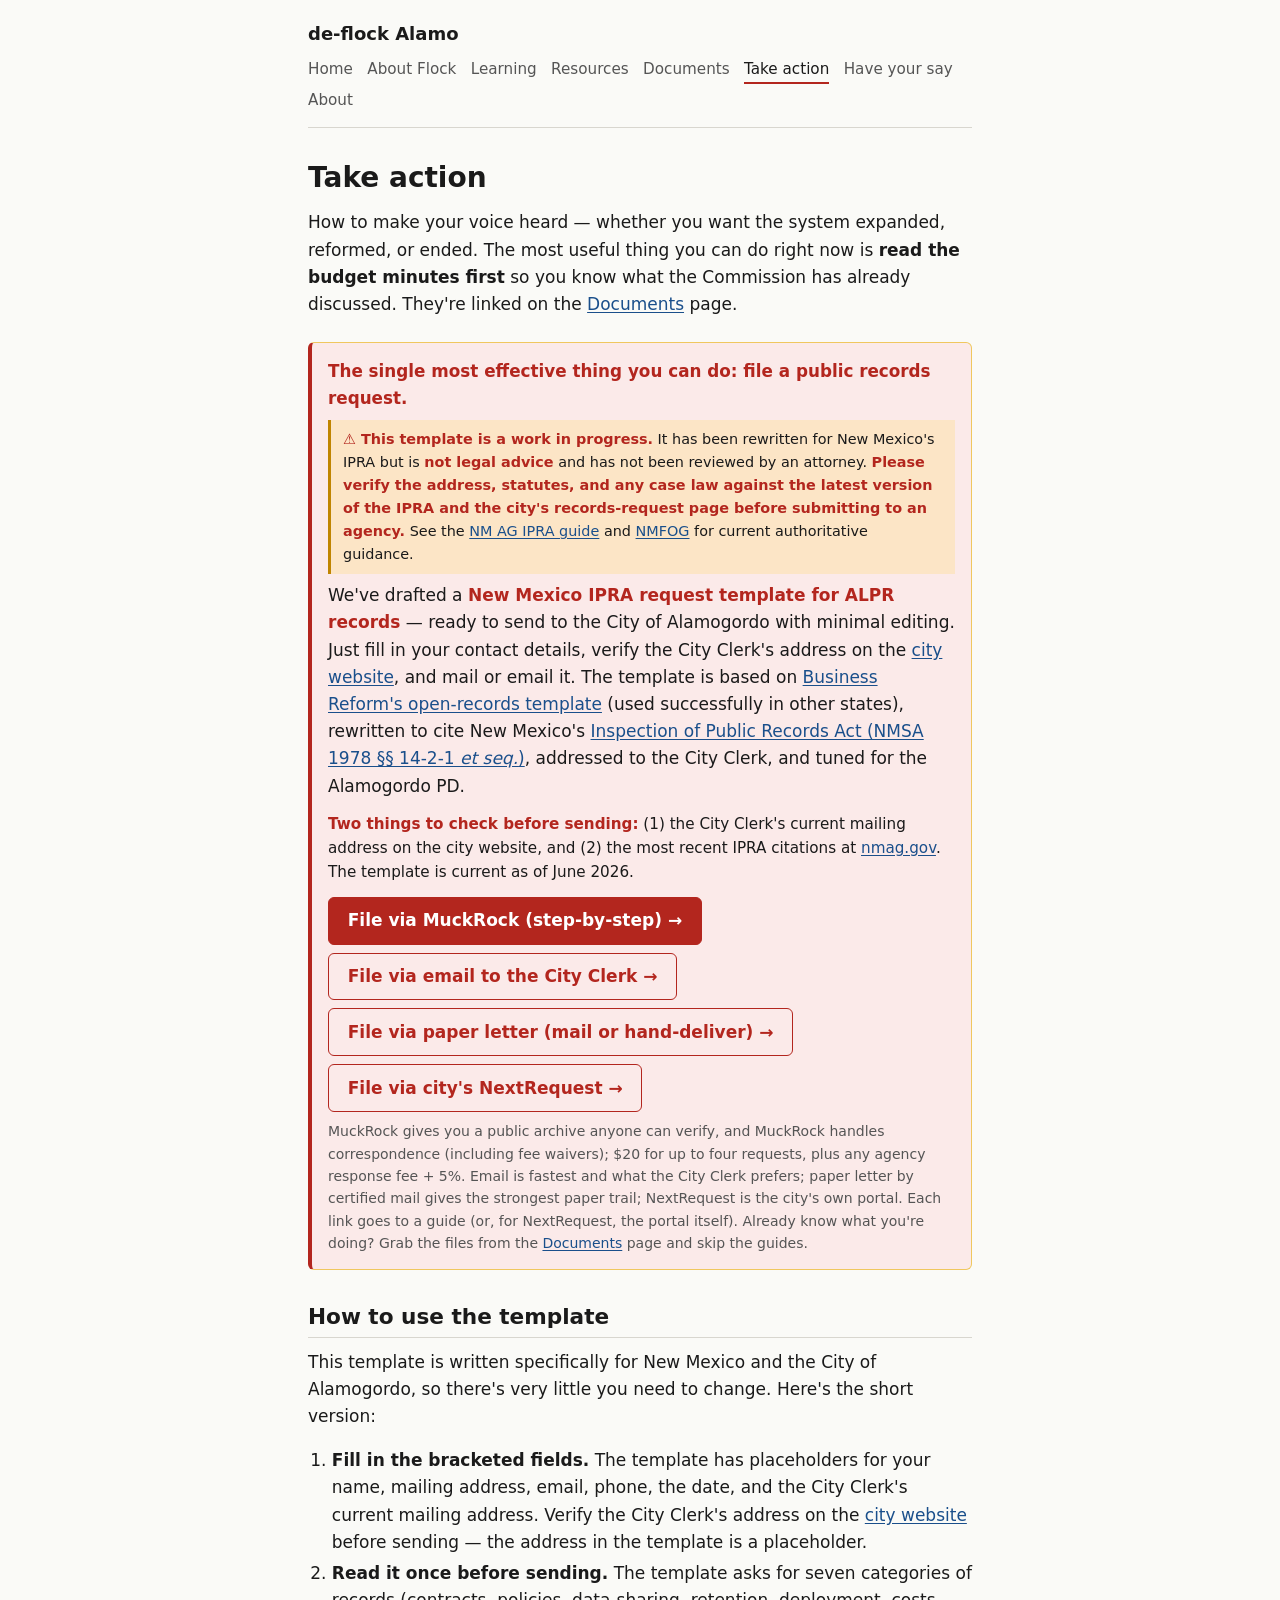
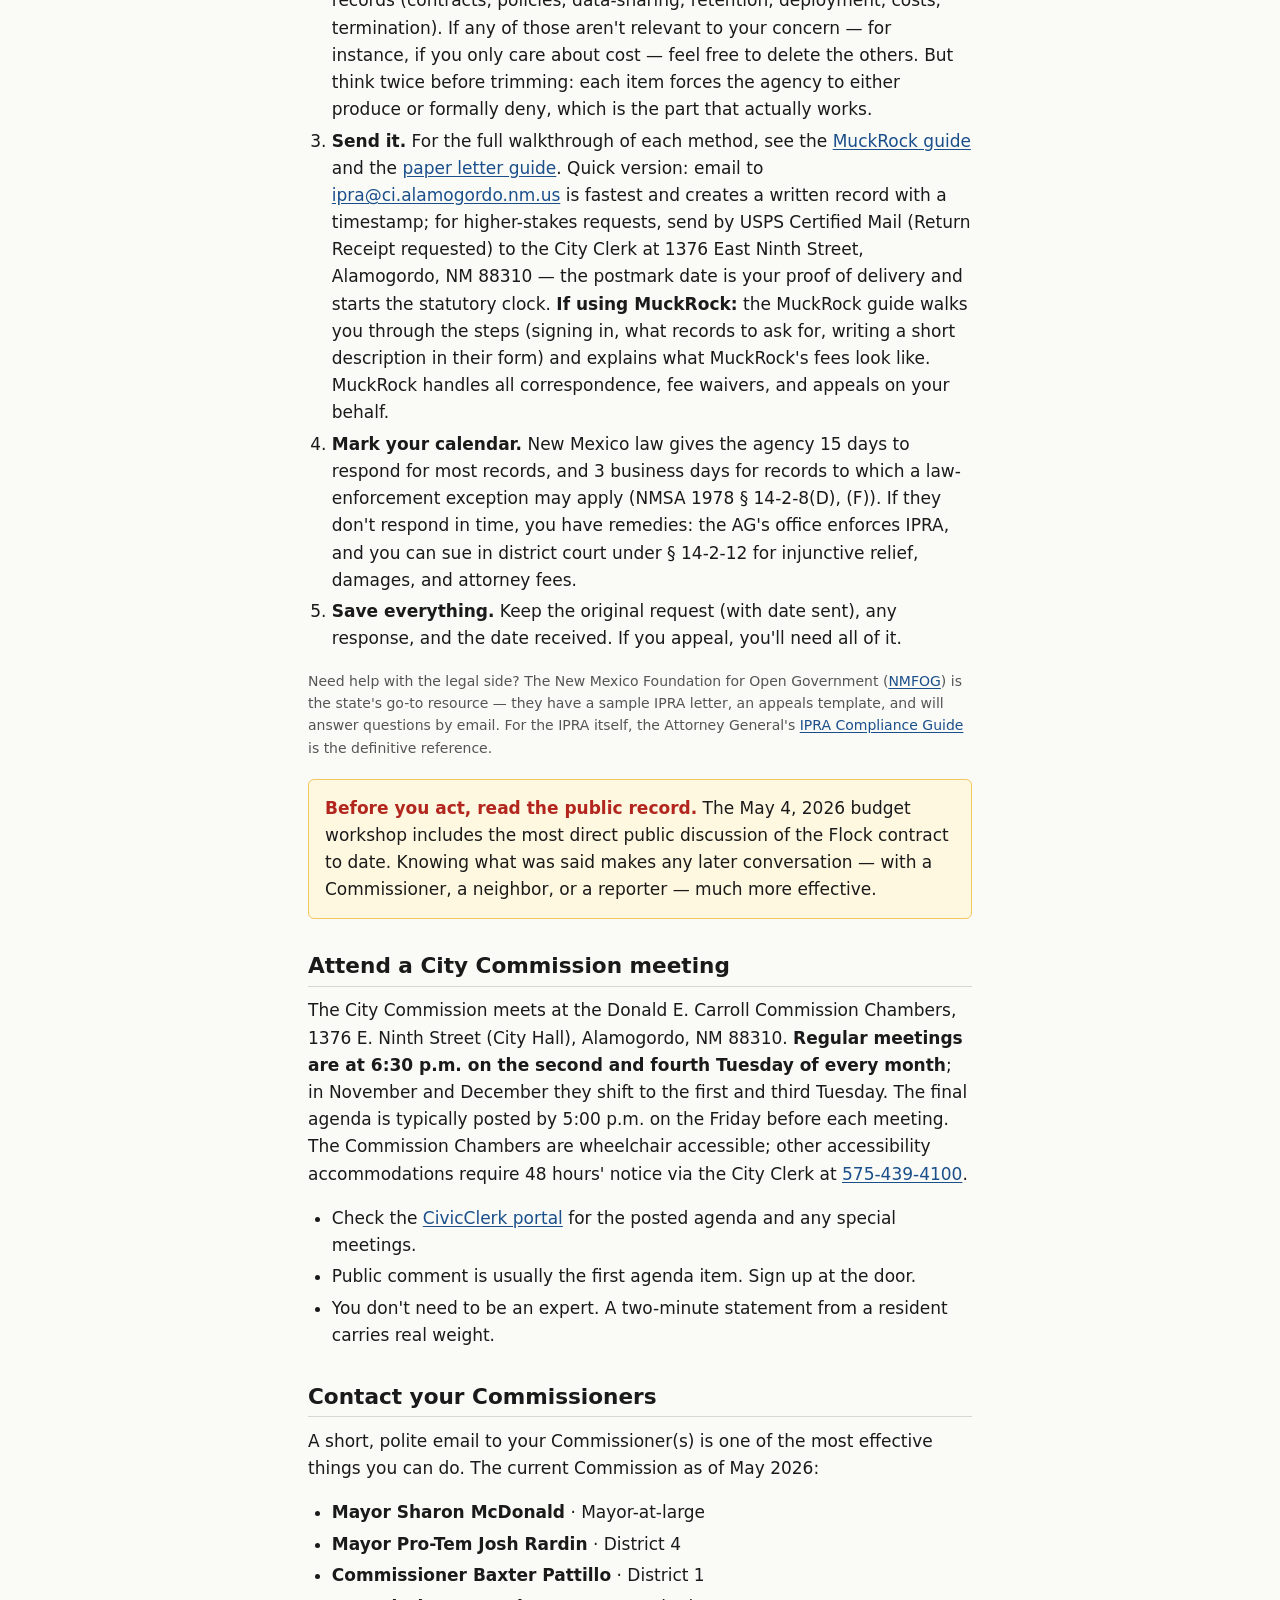
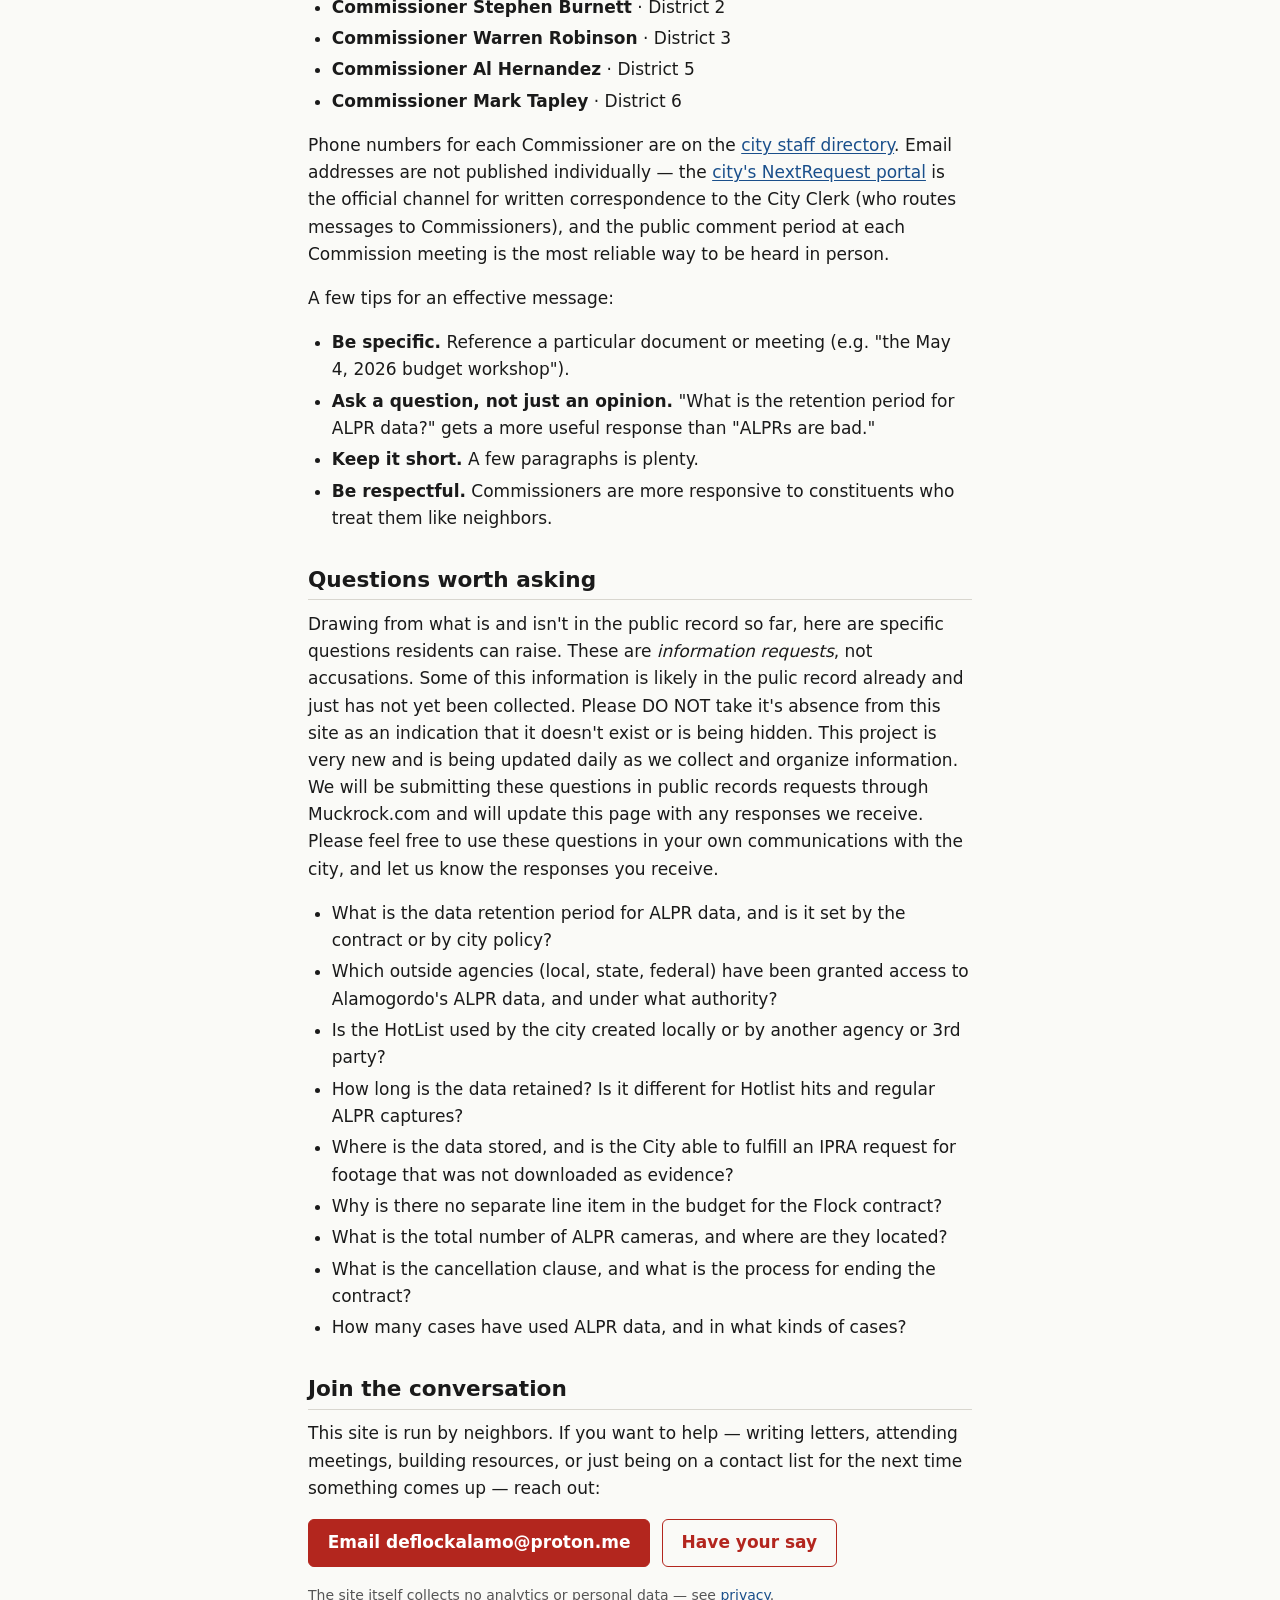
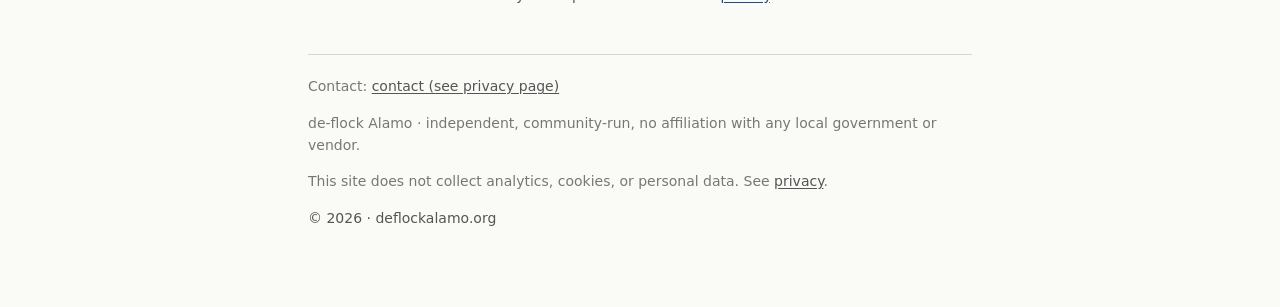
<file: take-action.html>
<!doctype html>
<html lang="en">
<head>
  <meta charset="utf-8">
  <meta name="viewport" content="width=device-width, initial-scale=1">
  <title data-default="Take action">Take action</title>
  <meta name="description" content="Practical ways to weigh in on the Flock ALPR deployment in Alamogordo, NM.">
  <meta name="color-scheme" content="light dark">
  <link rel="stylesheet" href="assets/style.css">
  <link rel="icon" href="data:image/svg+xml,%3Csvg xmlns='http://www.w3.org/2000/svg' viewBox='0 0 64 64'%3E%3Crect width='64' height='64' rx='10' fill='%23b3261e'/%3E%3Ctext x='32' y='44' text-anchor='middle' font-family='system-ui' font-size='38' font-weight='700' fill='white'%3ED%3C/text%3E%3C/svg%3E">
</head>
<body>
  <a href="#main" class="skip-link">Skip to content</a>
  <div class="site">
    <header class="site-header" id="site-header"></header>

    <main id="main">
      <h1>Take action</h1>
      <p>
        How to make your voice heard &mdash; whether you want the system expanded, reformed, or ended.
        The most useful thing you can do right now is <strong>read the budget minutes first</strong> so
        you know what the Commission has already discussed. They're linked on the
        <a href="documents.html">Documents</a> page.
      </p>

      <div class="callout" id="foia" style="border-left: 4px solid var(--accent); background: var(--accent-bg); margin-top: 1.5rem">
        <strong style="font-size: 1.05rem">The single most effective thing you can do: file a public records request.</strong>
        <p style="margin: 0.5rem 0 0.5rem; padding: 0.5rem 0.75rem; background: rgba(255, 200, 0, 0.15); border-left: 3px solid #c08400; font-size: 0.9rem">
          <strong>⚠️ This template is a work in progress.</strong> It has been rewritten for
          New Mexico's IPRA but is <strong>not legal advice</strong> and has not been reviewed
          by an attorney. <strong>Please verify the address, statutes, and any case law against
          the latest version of the IPRA and the city's records-request page before submitting
          to an agency.</strong> See the
          <a href="https://nmag.gov/inspector-of-public-records/" rel="noopener">NM AG IPRA guide</a>
          and <a href="https://www.nmfog.org/" rel="noopener">NMFOG</a> for current authoritative guidance.
        </p>
        <p style="margin: 0.5rem 0 0.75rem">
          We've drafted a <strong>New Mexico IPRA request template for ALPR records</strong> &mdash; ready
          to send to the City of Alamogordo with minimal editing. Just fill in your contact details,
          verify the City Clerk's address on the <a href="https://www.ci.alamogordo.nm.us/" rel="noopener">city website</a>,
          and mail or email it. The template is based on
          <a href="https://businessreform.org/open-records-template" rel="noopener">Business Reform's
          open-records template</a> (used successfully in other states), rewritten to cite
          New Mexico's <a href="https://nmlegis.gov/entity/sbc/Services/Frequently%20Asked%20Questions.html" rel="noopener">Inspection of Public Records Act (NMSA 1978 &sect;&sect; 14-2-1 <em>et seq.</em>)</a>,
          addressed to the City Clerk, and tuned for the Alamogordo PD.
        </p>
        <p style="margin: 0.25rem 0 0.75rem; font-size: 0.95rem">
          <strong>Two things to check before sending:</strong> (1) the City Clerk's current mailing
          address on the city website, and (2) the most recent IPRA citations at
          <a href="https://nmag.gov/inspector-of-public-records/" rel="noopener">nmag.gov</a>. The template
          is current as of June 2026.
        </p>
        <p style="margin: 0.75rem 0 0.25rem; display: flex; flex-wrap: wrap; gap: 0.5rem">
          <a class="btn" href="muckrock.html">File via MuckRock (step-by-step) &rarr;</a>
          <a class="btn secondary" href="paper-letter.html#email">File via email to the City Clerk &rarr;</a>
          <a class="btn secondary" href="paper-letter.html">File via paper letter (mail or hand-deliver) &rarr;</a>
          <a class="btn secondary" href="https://cityofalamogordonm.nextrequest.com/" rel="noopener">File via city's NextRequest &rarr;</a>
        </p>
        <p class="small" style="margin: 0.5rem 0 0">
          MuckRock gives you a public archive anyone can verify, and MuckRock handles
          correspondence (including fee waivers); $20 for up to four requests, plus any
          agency response fee + 5%. Email is fastest and what the City Clerk prefers; paper
          letter by certified mail gives the strongest paper trail; NextRequest is the
          city's own portal. Each link goes to a guide (or, for NextRequest, the portal
          itself). Already know what you're doing? Grab the files from the
          <a href="documents.html">Documents</a> page and skip the guides.
        </p>
      </div>

      <section aria-labelledby="use-template-h">
        <h2 id="use-template-h">How to use the template</h2>
        <p>
          This template is written specifically for New Mexico and the City of Alamogordo, so
          there's very little you need to change. Here's the short version:
        </p>
        <ol>
          <li>
            <strong>Fill in the bracketed fields.</strong> The template has placeholders for your
            name, mailing address, email, phone, the date, and the City Clerk's current mailing
            address. Verify the City Clerk's address on the
            <a href="https://www.ci.alamogordo.nm.us/" rel="noopener">city website</a> before
            sending &mdash; the address in the template is a placeholder.
          </li>
          <li>
            <strong>Read it once before sending.</strong> The template asks for seven categories of
            records (contracts, policies, data-sharing, retention, deployment, costs, termination).
            If any of those aren't relevant to your concern &mdash; for instance, if you only care
            about cost &mdash; feel free to delete the others. But think twice before trimming:
            each item forces the agency to either produce or formally deny, which is the part
            that actually works.
          </li>
          <li>
            <strong>Send it.</strong> For the full walkthrough of each method, see the
            <a href="muckrock.html">MuckRock guide</a> and the
            <a href="paper-letter.html">paper letter guide</a>. Quick version: email to
            <a href="mailto:ipra@ci.alamogordo.nm.us">ipra@ci.alamogordo.nm.us</a> is
            fastest and creates a written record with a timestamp; for higher-stakes
            requests, send by USPS Certified Mail (Return Receipt requested) to the
            City Clerk at 1376 East Ninth Street, Alamogordo, NM 88310 &mdash; the
            postmark date is your proof of delivery and starts the statutory clock.
            <strong>If using MuckRock:</strong> the MuckRock guide walks you through the
            steps (signing in, what records to ask for, writing a short description in
            their form) and explains what MuckRock's fees look like. MuckRock handles all
            correspondence, fee waivers, and appeals on your behalf.
          </li>
          <li>
            <strong>Mark your calendar.</strong> New Mexico law gives the agency 15 days to respond
            for most records, and 3 business days for records to which a law-enforcement exception
            may apply (NMSA 1978 &sect; 14-2-8(D), (F)). If they don't respond in time, you have
            remedies: the AG's office enforces IPRA, and you can sue in district court under
            &sect; 14-2-12 for injunctive relief, damages, and attorney fees.
          </li>
          <li>
            <strong>Save everything.</strong> Keep the original request (with date sent), any
            response, and the date received. If you appeal, you'll need all of it.
          </li>
        </ol>
        <p class="small">
          Need help with the legal side? The New Mexico Foundation for Open Government
          (<a href="https://www.nmfog.org/" rel="noopener">NMFOG</a>) is the state's go-to
          resource &mdash; they have a sample IPRA letter, an appeals template, and will answer
          questions by email. For the IPRA itself, the Attorney General's
          <a href="https://nmag.gov/inspector-of-public-records/" rel="noopener">IPRA Compliance
          Guide</a> is the definitive reference.
        </p>
      </section>

      <div class="callout">
        <strong>Before you act, read the public record.</strong> The May 4, 2026 budget workshop
        includes the most direct public discussion of the Flock contract to date. Knowing what was
        said makes any later conversation &mdash; with a Commissioner, a neighbor, or a reporter &mdash;
        much more effective.
      </div>

      <section aria-labelledby="meeting-h">
        <h2 id="meeting-h">Attend a City Commission meeting</h2>
        <p>
          The City Commission meets at the Donald E. Carroll Commission Chambers, 1376 E. Ninth
          Street (City Hall), Alamogordo, NM 88310. <strong>Regular meetings are at 6:30 p.m. on
          the second and fourth Tuesday of every month</strong>; in November and December they
          shift to the first and third Tuesday. The final agenda is typically posted by 5:00 p.m.
          on the Friday before each meeting. The Commission Chambers are wheelchair accessible;
          other accessibility accommodations require 48 hours' notice via the City Clerk at
          <a href="tel:5754394100">575-439-4100</a>.
        </p>
        <ul>
          <li>Check the <a href="https://alamogordonm.portal.civicclerk.com/">CivicClerk portal</a> for the posted agenda and any special meetings.</li>
          <li>Public comment is usually the first agenda item. Sign up at the door.</li>
          <li>You don't need to be an expert. A two-minute statement from a resident carries real weight.</li>
        </ul>
      </section>

      <section aria-labelledby="contact-h">
        <h2 id="contact-h">Contact your Commissioners</h2>
        <p>
          A short, polite email to your Commissioner(s) is one of the most effective things you can do.
          The current Commission as of May 2026:
        </p>
        <ul>
          <li><strong>Mayor Sharon McDonald</strong> &middot; Mayor-at-large</li>
          <li><strong>Mayor Pro-Tem Josh Rardin</strong> &middot; District 4</li>
          <li><strong>Commissioner Baxter Pattillo</strong> &middot; District 1</li>
          <li><strong>Commissioner Stephen Burnett</strong> &middot; District 2</li>
          <li><strong>Commissioner Warren Robinson</strong> &middot; District 3</li>
          <li><strong>Commissioner Al Hernandez</strong> &middot; District 5</li>
          <li><strong>Commissioner Mark Tapley</strong> &middot; District 6</li>
        </ul>
        <p>
          Phone numbers for each Commissioner are on the
          <a href="https://www.ci.alamogordo.nm.us/Directory.aspx?did=60">city staff directory</a>.
          Email addresses are not published individually &mdash; the
          <a href="https://cityofalamogordonm.nextrequest.com/">city's NextRequest portal</a> is
          the official channel for written correspondence to the City Clerk (who routes messages
          to Commissioners), and the public comment period at each Commission meeting is the most
          reliable way to be heard in person.
        </p>
        <p>
          A few tips for an effective message:
        </p>
        <ul>
          <li><strong>Be specific.</strong> Reference a particular document or meeting (e.g. "the May 4, 2026 budget workshop").</li>
          <li><strong>Ask a question, not just an opinion.</strong> "What is the retention period for ALPR data?" gets a more useful response than "ALPRs are bad."</li>
          <li><strong>Keep it short.</strong> A few paragraphs is plenty.</li>
          <li><strong>Be respectful.</strong> Commissioners are more responsive to constituents who treat them like neighbors.</li>
        </ul>
      </section>

      <section aria-labelledby="questions-h">
        <h2 id="questions-h">Questions worth asking</h2>
        <p>
          Drawing from what is and isn't in the public record so far, here are specific questions
          residents can raise. These are <em>information requests</em>, not accusations.
          Some of this information is likely in the pulic record already and just has not yet been collected. 
          Please DO NOT take it's absence from this site as an indication that it doesn't exist or is being hidden. This project
          is very new and is being updated daily as we collect and organize information. We will be submitting these questions
          in public records requests through Muckrock.com and will update this page with any responses we receive. Please feel
          free to use these questions in your own communications with the city, and let us know the responses you receive.
        </p>
        <ul>
          <li>What is the data retention period for ALPR data, and is it set by the contract or by city policy?</li>
          <li>Which outside agencies (local, state, federal) have been granted access to Alamogordo's ALPR data, and under what authority?</li>
          <li>Is the HotList used by the city created locally or by another agency or 3rd party?</li>
          <li>How long is the data retained? Is it different for Hotlist hits and regular ALPR captures?</li>
          <li>Where is the data stored, and is the City able to fulfill an IPRA request for footage that was not downloaded as evidence?</li>
          <li>Why is there no separate line item in the budget for the Flock contract?</li>
          <li>What is the total number of ALPR cameras, and where are they located?</li>
          <li>What is the cancellation clause, and what is the process for ending the contract?</li>
          <li>How many cases have used ALPR data, and in what kinds of cases?</li>
        </ul>
      </section>

      <section aria-labelledby="join-h">
        <h2 id="join-h">Join the conversation</h2>
        <p>
          This site is run by neighbors. If you want to help &mdash; writing letters, attending
          meetings, building resources, or just being on a contact list for the next time something
          comes up &mdash; reach out:
        </p>
        <p>
          <a class="btn" href="mailto:deflockalamo@proton.me">Email deflockalamo@proton.me</a>
          <a class="btn secondary" href="survey.html" style="margin-left:0.4rem">Have your say</a>
        </p>
        <p class="small">
          The site itself collects no analytics or personal data &mdash; see
          <a href="privacy.html">privacy</a>.
        </p>
      </section>
    </main>

    <footer class="site-footer" id="site-footer"></footer>
  </div>

  <script src="_config.js"></script>
  <script src="assets/layout.js"></script>

</body>
</html>
</file>
<file: assets/style.css>
/* Deflock Alamo — site styles
   Plain CSS, no build step. Mobile-first. Accessible. Light/dark by system. */

:root {
  --bg: #fafaf7;
  --bg-elev: #ffffff;
  --fg: #1a1a1a;
  --fg-muted: #555;
  --fg-faint: #777;
  --border: #d8d6cf;
  --border-strong: #b8b6ae;
  --accent: #b3261e;          /* deep red, civic, not alarming */
  --accent-bg: #fbeae9;
  --link: #1a4f8b;
  --link-hover: #b3261e;
  --warn-bg: #fff8e1;
  --warn-border: #f0c75e;
  --max-width: 44rem;
  --radius: 6px;
  --font-sans: ui-sans-serif, system-ui, -apple-system, "Segoe UI", Roboto, "Helvetica Neue", Arial, sans-serif;
  --font-serif: ui-serif, Georgia, Cambria, "Times New Roman", Times, serif;
  --font-mono: ui-monospace, SFMono-Regular, Menlo, Consolas, monospace;
}

@media (prefers-color-scheme: dark) {
  :root {
    --bg: #14130f;
    --bg-elev: #1c1b17;
    --fg: #f1efe9;
    --fg-muted: #b6b3a8;
    --fg-faint: #888578;
    --border: #2f2d28;
    --border-strong: #4a4842;
    --accent: #ff7a72;
    --accent-bg: #3a1e1c;
    --link: #8bb8f0;
    --link-hover: #ff7a72;
    --warn-bg: #2b2410;
    --warn-border: #6b5418;
  }
}

* { box-sizing: border-box; }

html {
  -webkit-text-size-adjust: 100%;
  text-size-adjust: 100%;
}

body {
  margin: 0;
  background: var(--bg);
  color: var(--fg);
  font-family: var(--font-sans);
  font-size: 1.0625rem;
  line-height: 1.6;
  -webkit-font-smoothing: antialiased;
}

a {
  color: var(--link);
  text-decoration: underline;
  text-underline-offset: 2px;
}
a:hover, a:focus { color: var(--link-hover); }
a:focus-visible {
  outline: 2px solid var(--accent);
  outline-offset: 2px;
  border-radius: 2px;
}

/* Layout ------------------------------------------------------------------ */

.site {
  max-width: var(--max-width);
  margin: 0 auto;
  padding: 1.25rem 1.25rem 4rem;
}

header.site-header {
  border-bottom: 1px solid var(--border);
  padding-bottom: 0.75rem;
  margin-bottom: 2rem;
  display: flex;
  flex-wrap: wrap;
  align-items: baseline;
  justify-content: space-between;
  gap: 0.5rem 1rem;
}

.brand {
  font-weight: 700;
  font-size: 1.125rem;
  color: var(--fg);
  text-decoration: none;
}
.brand:hover { color: var(--accent); }

nav.primary {
  display: flex;
  flex-wrap: wrap;
  gap: 0.25rem 0.9rem;
  font-size: 0.95rem;
}
nav.primary a {
  color: var(--fg-muted);
  text-decoration: none;
  border-bottom: 2px solid transparent;
  padding-bottom: 1px;
}
nav.primary a:hover { color: var(--fg); border-bottom-color: var(--border-strong); }
nav.primary a.active { color: var(--fg); border-bottom-color: var(--accent); }

footer.site-footer {
  border-top: 1px solid var(--border);
  margin-top: 3rem;
  padding-top: 1.25rem;
  font-size: 0.875rem;
  color: var(--fg-faint);
}
footer.site-footer a { color: var(--fg-muted); }

/* Typography -------------------------------------------------------------- */

h1, h2, h3 { line-height: 1.25; margin: 1.6em 0 0.5em; }
h1 { font-size: 1.75rem; margin-top: 0.4em; }
h2 { font-size: 1.35rem; border-bottom: 1px solid var(--border); padding-bottom: 0.25em; }
h3 { font-size: 1.1rem; }
p, ul, ol { margin: 0 0 1em; }
ul, ol { padding-left: 1.4em; }
li + li { margin-top: 0.25em; }
small, .small { font-size: 0.875rem; color: var(--fg-muted); }
hr { border: 0; border-top: 1px solid var(--border); margin: 2rem 0; }
blockquote {
  margin: 1em 0;
  padding: 0.5em 1em;
  border-left: 3px solid var(--accent);
  background: var(--accent-bg);
  font-style: italic;
}
.pull-quote {
  margin: 1.75rem 0 1.75rem;
  padding: 1.1rem 1.4rem 1rem;
  background: var(--accent-bg);
  border-left: 4px solid var(--accent);
  border-radius: 0 var(--radius) var(--radius) 0;
}
.pull-quote blockquote {
  margin: 0;
  padding: 0;
  border: 0;
  background: transparent;
  font-style: normal;
  font-family: var(--font-serif);
  font-size: 1.25rem;
  line-height: 1.45;
  color: var(--fg);
}
.pull-quote blockquote p { margin: 0; }
.pull-quote blockquote a { font-weight: 600; }
.pull-quote figcaption {
  margin-top: 0.75rem;
  font-size: 0.875rem;
  font-style: normal;
  color: var(--fg-muted);
}
.pull-quote figcaption a { font-weight: 600; }
code { font-family: var(--font-mono); font-size: 0.9em; background: var(--bg-elev); padding: 0.1em 0.3em; border-radius: 3px; }

/* Components -------------------------------------------------------------- */

.callout {
  background: var(--warn-bg);
  border: 1px solid var(--warn-border);
  border-radius: var(--radius);
  padding: 0.9rem 1rem;
  margin: 1.25rem 0;
}
.callout strong { color: var(--accent); }

.card {
  background: var(--bg-elev);
  border: 1px solid var(--border);
  border-radius: var(--radius);
  padding: 1rem 1.1rem;
  margin: 0 0 1rem;
}
.card h3 { margin-top: 0.1em; }
.card .meta { font-size: 0.85rem; color: var(--fg-faint); margin-bottom: 0.4em; }
.card .source { font-size: 0.85rem; color: var(--fg-muted); }

.btn {
  display: inline-block;
  background: var(--accent);
  color: #fff;
  padding: 0.55em 1.1em;
  border-radius: var(--radius);
  text-decoration: none;
  font-weight: 600;
  border: 1px solid var(--accent);
}
.btn:hover, .btn:focus { background: #8a1d18; color: #fff; }
.btn.secondary { background: transparent; color: var(--accent); }
.btn.secondary:hover { background: var(--accent-bg); color: var(--accent); }

.hero {
  border: 1px solid var(--border);
  border-left: 4px solid var(--accent);
  background: var(--bg-elev);
  border-radius: var(--radius);
  padding: 1.25rem 1.4rem;
  margin: 0 0 2rem;
}
.hero .eyebrow {
  font-size: 0.8rem;
  letter-spacing: 0.06em;
  text-transform: uppercase;
  color: var(--accent);
  font-weight: 700;
  margin-bottom: 0.3em;
}
.hero h1 { margin-top: 0; }
.hero p:last-child { margin-bottom: 0; }

ul.plain { list-style: none; padding-left: 0; }

.doc-list li {
  display: flex;
  flex-wrap: wrap;
  gap: 0.25em 0.75em;
  align-items: baseline;
}
.doc-list .title { font-weight: 600; }
.doc-list .meta { color: var(--fg-faint); font-size: 0.85rem; }

.kbd {
  font-family: var(--font-mono);
  font-size: 0.8em;
  background: var(--bg-elev);
  border: 1px solid var(--border-strong);
  border-bottom-width: 2px;
  padding: 0.05em 0.4em;
  border-radius: 3px;
}

/* Skip link for keyboard users */
.skip-link {
  position: absolute;
  left: -9999px;
  top: 0;
  background: var(--accent);
  color: #fff;
  padding: 0.5em 0.8em;
  z-index: 100;
}
.skip-link:focus { left: 0.5rem; top: 0.5rem; }
</file>
